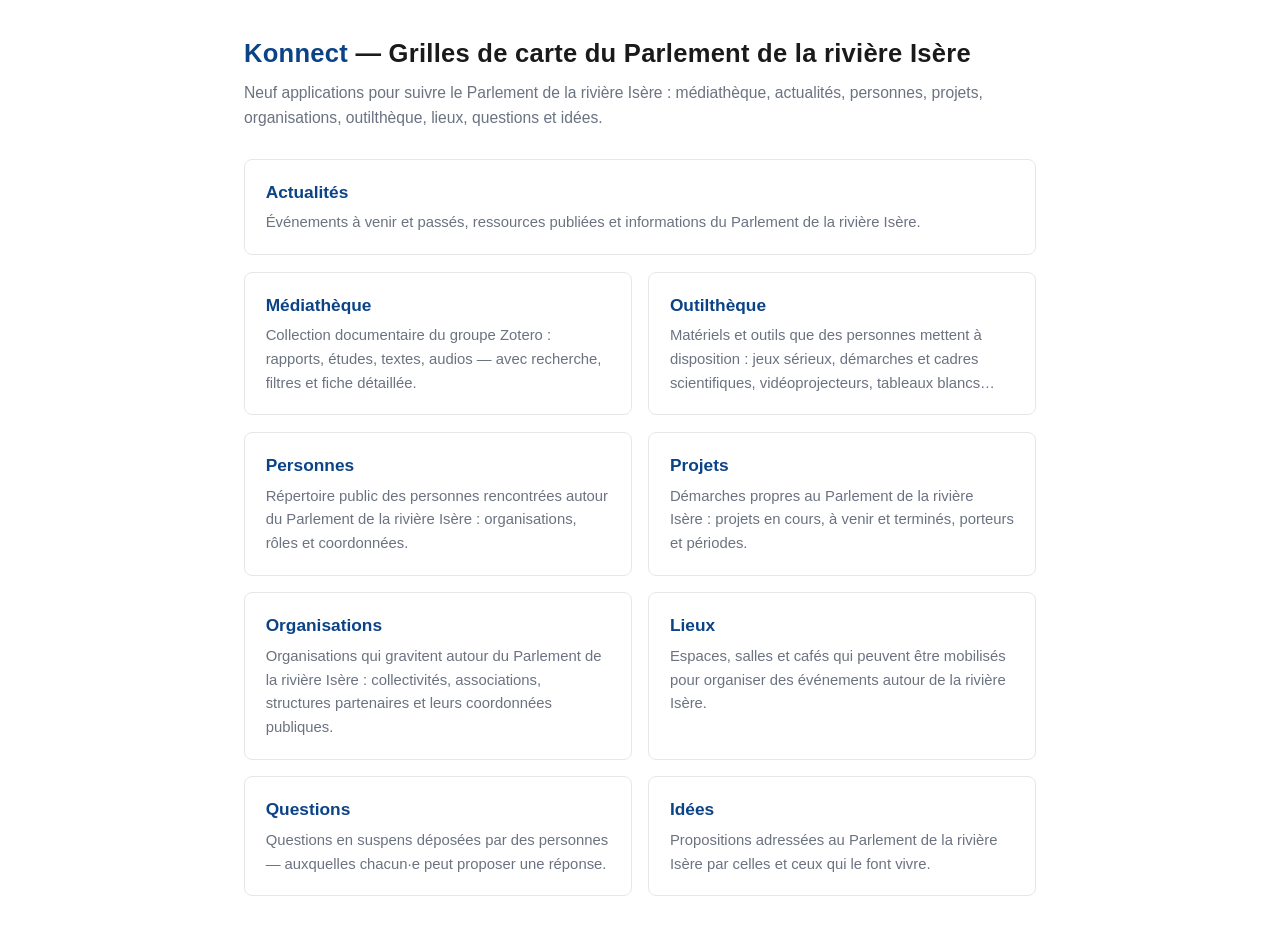
<file: index.html>
<!DOCTYPE html>
<html lang="fr">
<head>
<meta charset="utf-8">
<meta name="viewport" content="width=device-width, initial-scale=1">
<meta name="description" content="Konnect — les neuf grilles de carte du Parlement de la rivière Isère : médiathèque, actualités, personnes, projets, organisations, outilthèque, lieux, questions et idées.">
<title>Konnect — Grilles de carte du Parlement de la rivière Isère</title>
<style>
  :root {
    color-scheme: light;
    --bg: #ffffff;
    --bg-soft: #eaf1fa;
    --text: #1a1a1a;
    --text-muted: #6b7280;
    --border: #e5e7eb;
    --border-strong: #d1d5db;
    --accent: #0b4387;
    --accent-hover: #1a63b0;
    --radius: 8px;
  }
  * { box-sizing: border-box; margin: 0; padding: 0; }
  html, body { font-size: 16.5px; }
  body {
    background: var(--bg);
    color: var(--text);
    font-family: -apple-system, BlinkMacSystemFont, "Segoe UI", Roboto, "Helvetica Neue", Arial, sans-serif;
    line-height: 1.6;
    min-height: 100vh;
    display: flex;
    align-items: center;
    justify-content: center;
    padding: 2rem 1.25rem;
  }
  main { max-width: 48rem; width: 100%; }
  h1 { font-size: 1.55rem; font-weight: 600; letter-spacing: .01em; }
  .brand { color: var(--accent); }
  .subtitle {
    color: var(--text-muted);
    font-size: .95rem;
    margin-top: .35rem;
  }
  .grid {
    display: grid;
    grid-template-columns: repeat(2, 1fr);
    gap: 1rem;
    margin-top: 1.75rem;
  }
  .tile-wide { grid-column: span 2; }
  @media (max-width: 600px) {
    .grid { grid-template-columns: 1fr; }
    .tile-wide { grid-column: auto; }
  }
  .tile {
    display: block;
    background: var(--bg);
    border: 1px solid var(--border);
    border-radius: var(--radius);
    padding: 1.15rem 1.25rem;
    text-decoration: none;
    color: var(--text);
    transition: border-color .15s ease, box-shadow .15s ease;
  }
  .tile:hover, .tile:focus-visible {
    border-color: rgba(11, 67, 135, .45);
    box-shadow: 0 0 0 1px rgba(11, 67, 135, .35), 0 4px 14px -2px rgba(11, 67, 135, .25), 0 0 18px rgba(11, 67, 135, .22);
    outline: none;
  }
  .tile .tile-title {
    color: var(--accent);
    font-size: 1.05rem;
    font-weight: 600;
  }
  .tile:hover .tile-title { color: var(--accent-hover); }
  .tile .tile-desc {
    color: var(--text-muted);
    font-size: .9rem;
    margin-top: .3rem;
  }
</style>
</head>
<body>
<main>
  <h1><span class="brand">Konnect</span> — Grilles de carte du Parlement de la rivière Isère</h1>
  <p class="subtitle">Neuf applications pour suivre le Parlement de la rivière Isère&nbsp;: médiathèque, actualités, personnes, projets, organisations, outilthèque, lieux, questions et idées.</p>
  <div class="grid">
    <a class="tile tile-wide" href="actualites/">
      <span class="tile-title">Actualités</span>
      <p class="tile-desc">Événements à venir et passés, ressources publiées et informations du Parlement de la rivière Isère.</p>
    </a>
    <a class="tile" href="mediatheque/">
      <span class="tile-title">Médiathèque</span>
      <p class="tile-desc">Collection documentaire du groupe Zotero&nbsp;: rapports, études, textes, audios — avec recherche, filtres et fiche détaillée.</p>
    </a>
    <a class="tile" href="outiltheque/">
      <span class="tile-title">Outilthèque</span>
      <p class="tile-desc">Matériels et outils que des personnes mettent à disposition&nbsp;: jeux sérieux, démarches et cadres scientifiques, vidéoprojecteurs, tableaux blancs…</p>
    </a>
    <a class="tile" href="personnes/">
      <span class="tile-title">Personnes</span>
      <p class="tile-desc">Répertoire public des personnes rencontrées autour du Parlement de la rivière Isère&nbsp;: organisations, rôles et coordonnées.</p>
    </a>
    <a class="tile" href="projets/">
      <span class="tile-title">Projets</span>
      <p class="tile-desc">Démarches propres au Parlement de la rivière Isère&nbsp;: projets en cours, à venir et terminés, porteurs et périodes.</p>
    </a>
    <a class="tile" href="organisations/">
      <span class="tile-title">Organisations</span>
      <p class="tile-desc">Organisations qui gravitent autour du Parlement de la rivière Isère&nbsp;: collectivités, associations, structures partenaires et leurs coordonnées publiques.</p>
    </a>
    <a class="tile" href="lieux/">
      <span class="tile-title">Lieux</span>
      <p class="tile-desc">Espaces, salles et cafés qui peuvent être mobilisés pour organiser des événements autour de la rivière Isère.</p>
    </a>
    <a class="tile" href="questions/">
      <span class="tile-title">Questions</span>
      <p class="tile-desc">Questions en suspens déposées par des personnes — auxquelles chacun·e peut proposer une réponse.</p>
    </a>
    <a class="tile" href="idees/">
      <span class="tile-title">Idées</span>
      <p class="tile-desc">Propositions adressées au Parlement de la rivière Isère par celles et ceux qui le font vivre.</p>
    </a>
  </div>
</main>
</body>
</html>
</file>
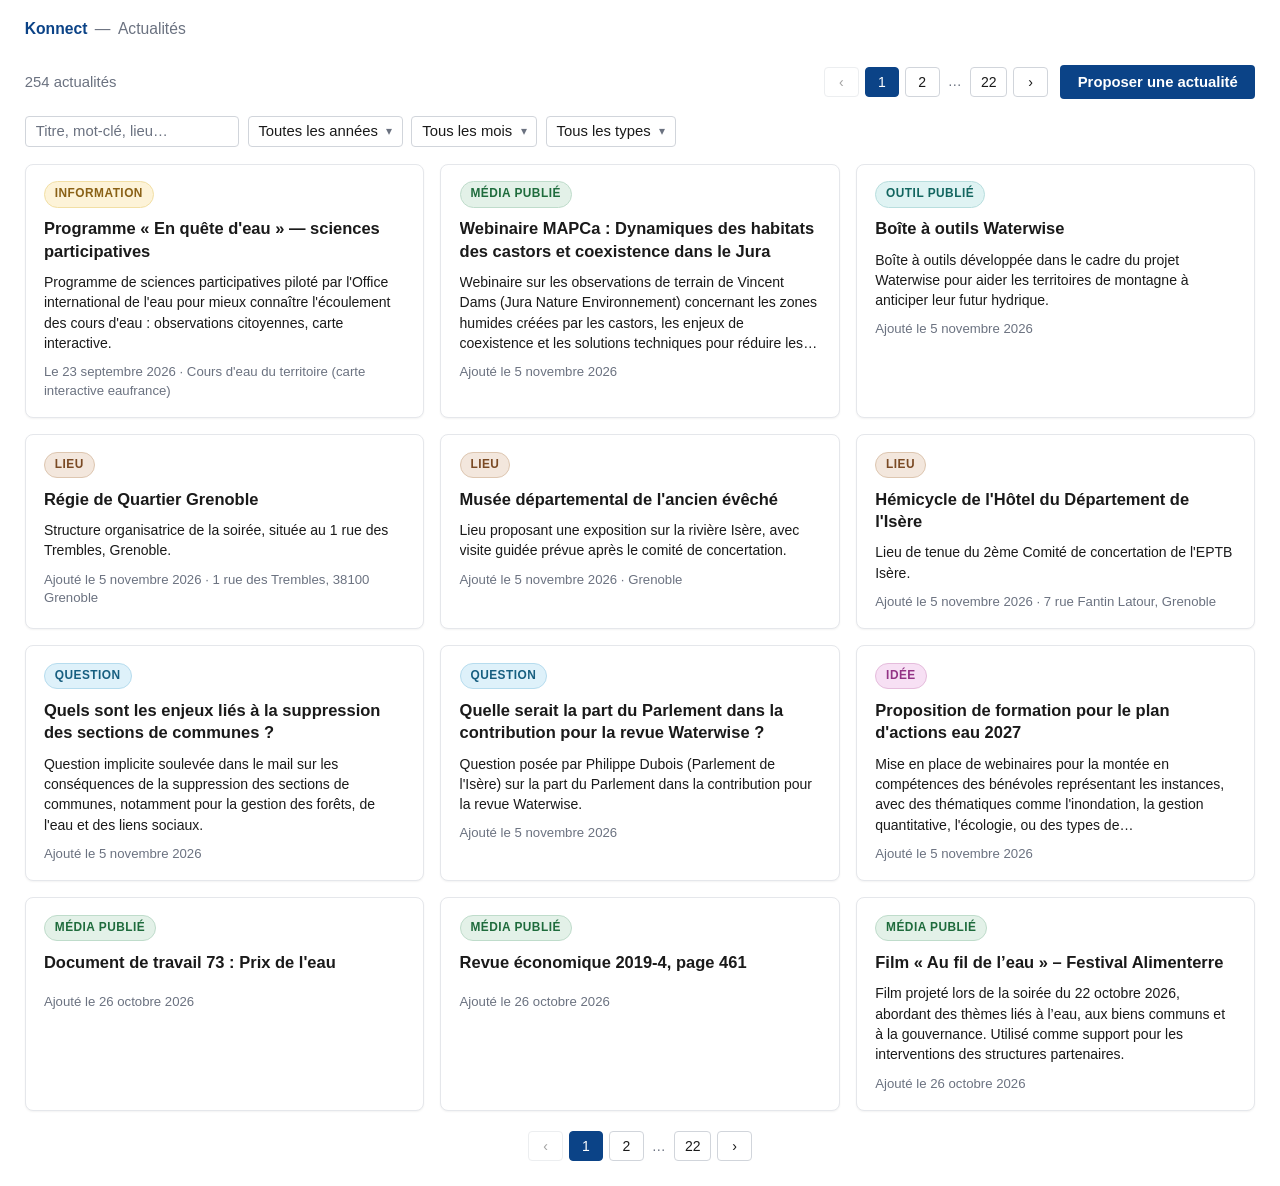
<file: actualites/index.html>
<!DOCTYPE html>
<html lang="fr">
<head>
  <meta charset="UTF-8" />
  <meta name="viewport" content="width=device-width, initial-scale=1.0" />
  <meta name="description" content="Événements à venir et passés, ressources publiées et informations du Parlement de la rivière Isère." />
  <title>Konnect · Actualités — Parlement de la rivière Isère</title>
  <!-- Socle commun des deux grilles (tokens, clair unique, pagination,
       dropdowns, pastilles) — chargé AVANT les styles propres. -->
  <link rel="stylesheet" href="../common/css/base.css" />
  <link rel="stylesheet" href="../common/css/contribution.css" />
  <!-- Lot E : styles STRUCTURELS du pop-up de détail mutualisé (socle
       GrilleDetail, common/js/detail.js) — nécessaire dès qu'un lien
       « Voir le X » ouvre le pop-up d'une app cible dans CETTE page.
       Après contribution.css (même bloc de styles modales). -->
  <link rel="stylesheet" href="../common/css/modal.css" />
  <link rel="stylesheet" href="css/style.css" />
</head>
<body>
  <header class="k-brand">
    <a class="k-brand-link" href="../">Konnect</a>
    <span aria-hidden="true">—</span>
    <span class="k-brand-app">Actualités</span>
  </header>
  <main class="layout">
    <section class="content" aria-label="Actualités">
      <div class="content-header">
        <!-- Ligne tout en haut : compteur à gauche, bouton « Proposer »
             à droite (CEO 12/10/26 soir). L'id propose-btn reste
             OBLIGATOIRE (le socle commun y attache l'ouverture). -->
        <div class="header-top">
          <span id="result-count" class="result-count">— actualités</span>
          <!-- Navigation des pages À GAUCHE du bouton « Proposer »
               (CEO 12/10/26 soir) : groupe .header-controls poussé à
               droite par l'espace restant de .header-top. L'id
               propose-btn reste OBLIGATOIRE (le socle commun y
               attache l'ouverture). -->
          <div class="header-controls">
            <nav id="pagination-top" class="pagination pagination-top" aria-label="Pagination haut"></nav>
            <button type="button" id="propose-btn" class="btn btn-primary propose-btn">
              Proposer une actualité
            </button>
          </div>
        </div>
        <div class="toolbar">
          <div class="filters">
            <input
              type="search"
              id="search"
              class="search-input"
              placeholder="Titre, mot-clé, lieu…"
              autocomplete="off"
              aria-label="Rechercher dans les actualités"
            />
            <div class="dropdown" id="year-dropdown">
              <button
                type="button"
                id="year-toggle"
                class="dd-toggle"
                aria-expanded="false"
                aria-haspopup="listbox"
              >
                <span class="dd-pill" id="year-pill">Toutes les années</span>
                <span class="dd-caret" aria-hidden="true">▾</span>
              </button>
              <div
                id="year-menu"
                class="dd-menu"
                role="listbox"
                aria-multiselectable="true"
              ></div>
            </div>
            <div class="dropdown" id="month-dropdown">
              <button
                type="button"
                id="month-toggle"
                class="dd-toggle"
                aria-expanded="false"
                aria-haspopup="listbox"
              >
                <span class="dd-pill" id="month-pill">Tous les mois</span>
                <span class="dd-caret" aria-hidden="true">▾</span>
              </button>
              <div
                id="month-menu"
                class="dd-menu"
                role="listbox"
                aria-multiselectable="true"
              ></div>
            </div>
            <!-- Filtre Type d'actualité, multi-choix — calque strict du
                 filtre Mois (dropdown custom, le <select> natif ne permet
                 pas le multi-choix). CEO 12/10/26. -->
            <div class="dropdown" id="type-dropdown">
              <button
                type="button"
                id="type-toggle"
                class="dd-toggle"
                aria-expanded="false"
                aria-haspopup="listbox"
              >
                <span class="dd-pill" id="type-pill">Tous les types</span>
                <span class="dd-caret" aria-hidden="true">▾</span>
              </button>
              <div
                id="type-menu"
                class="dd-menu"
                role="listbox"
                aria-multiselectable="true"
              ></div>
            </div>
            <!-- Bouton léger « Réinitialiser » (CEO 12/10/26 soir) :
                 décoche Année/Mois/Type et vide la recherche. N'apparaît
                 QUE si au moins un filtre est sélectionné (hidden au
                 chargement, le JS le révèle — cf. syncFilterUI). -->
            <button type="button" id="reset-btn" class="btn-reset" hidden>
              Réinitialiser
            </button>
          </div>
          <!-- Pastilles des filtres cochés : UNE seule ligne commune
               (Année, Mois, Type — CEO 12/10/26 soir), sous la barre
               des filtres ; masquée tant qu'aucun filtre n'est actif. -->
          <div id="pills-row" class="pills-row">
            <div id="year-pills" class="filter-pills" aria-label="Années sélectionnées"></div>
            <div id="month-pills" class="filter-pills" aria-label="Mois sélectionnés"></div>
            <div id="type-pills" class="filter-pills" aria-label="Types sélectionnés"></div>
          </div>
        </div>
      </div>
      <div id="grid" class="grid">
        <p class="muted center">Chargement des actualités…</p>
      </div>
      <nav id="pagination" class="pagination" aria-label="Pagination bas"></nav>
    </section>
  </main>

  <!-- ===== Modale contribution (calque médiathèque) ===== -->
  <div id="contribute-modal" class="modal" aria-hidden="true" role="dialog" aria-modal="true" aria-labelledby="contribute-title">
    <div class="modal-backdrop" data-cclose></div>
    <div class="modal-content" role="document">
      <button class="modal-close" type="button" data-cclose aria-label="Fermer">×</button>
      <h2 id="contribute-title" class="modal-title">Proposer une actualité</h2>
      <p class="contribute-intro">
        Merci&nbsp;! Décrivez l'actualité en quelques lignes&nbsp;: l'équipe du
        Parlement de la rivière Isère vérifie chaque proposition avant
        publication.
      </p>

      <!-- Étape 1 : choix du type d'actualité (CEO 12/10/26). Les 4 types
           fermés du contrat ; le formulaire affiché ensuite dépend du type
           (média = formulaire Médiathèque, outil = formulaire Outilthèque,
           événement/information = formulaire propre à Actualités).
           Lot 4 (CEO 12/10/26 soir) : les 6 types des autres apps se
           comportent comme média/outil — une proposition de type T crée
           UN item Zotero membre des deux collections (Actualités +
           collection de T), formulaires calqués sur les apps sources. -->
      <div id="c-type-step">
        <p class="c-step-label">Quel type d'actualité proposez-vous&nbsp;?</p>
        <div class="c-type-grid" id="c-type-choices" role="list">
          <button type="button" class="c-type-choice" data-actutype="evenement" role="listitem">
            <span class="c-type-dot type-evenement"></span>
            <span class="c-type-name">Événement</span>
            <span class="c-type-desc">Conférence, séminaire, webinaire, rencontre…</span>
          </button>
          <button type="button" class="c-type-choice" data-actutype="media_publie" role="listitem">
            <span class="c-type-dot type-media-publie"></span>
            <span class="c-type-name">Média publié</span>
            <span class="c-type-desc">Article, rapport, document… déjà publié</span>
          </button>
          <button type="button" class="c-type-choice" data-actutype="outil_publie" role="listitem">
            <span class="c-type-dot type-outil-publie"></span>
            <span class="c-type-name">Outil publié</span>
            <span class="c-type-desc">Jeu, matériel, support… mis à disposition</span>
          </button>
          <button type="button" class="c-type-choice" data-actutype="information" role="listitem">
            <span class="c-type-dot type-information"></span>
            <span class="c-type-name">Information</span>
            <span class="c-type-desc">Actualité, annonce, restriction…</span>
          </button>
          <button type="button" class="c-type-choice" data-actutype="personne" role="listitem">
            <span class="c-type-dot type-personne"></span>
            <span class="c-type-name">Personne</span>
            <span class="c-type-desc">Personne-ressource à ajouter au répertoire…</span>
          </button>
          <button type="button" class="c-type-choice" data-actutype="projet" role="listitem">
            <span class="c-type-dot type-projet"></span>
            <span class="c-type-name">Projet</span>
            <span class="c-type-desc">Étude, chantier, démarche en cours…</span>
          </button>
          <button type="button" class="c-type-choice" data-actutype="organisation" role="listitem">
            <span class="c-type-dot type-organisation"></span>
            <span class="c-type-name">Organisation</span>
            <span class="c-type-desc">Association, collectivité, institution…</span>
          </button>
          <button type="button" class="c-type-choice" data-actutype="lieu" role="listitem">
            <span class="c-type-dot type-lieu"></span>
            <span class="c-type-name">Lieu</span>
            <span class="c-type-desc">Site, espace, adresse à repérer…</span>
          </button>
          <button type="button" class="c-type-choice" data-actutype="question" role="listitem">
            <span class="c-type-dot type-question"></span>
            <span class="c-type-name">Question</span>
            <span class="c-type-desc">Interroger le Parlement sur la rivière…</span>
          </button>
          <button type="button" class="c-type-choice" data-actutype="idee" role="listitem">
            <span class="c-type-dot type-idee"></span>
            <span class="c-type-name">Idée</span>
            <span class="c-type-desc">Suggestion, piste d'action à étudier…</span>
          </button>
        </div>
      </div>

      <!-- Étape 2 : formulaire selon le type. Un seul bloc visible à la
           fois (JS). Les formulaires média/outil sont les calques des
           apps d'origine (common/js/contribution-forms.js). -->
      <form id="contribute-form" novalidate hidden>
        <p class="c-step-back">
          <button type="button" id="c-back-btn" class="c-back-btn">← Changer de type</button>
        </p>
        <p id="c-type-badge" class="c-type-badge"><span class="c-type-dot type-evenement"></span><span>Événement</span></p>

        <div id="c-form-actu" class="c-form-variant">
          <div class="form-row">
            <label for="c-titre">Titre de l'actualité <span class="req">*</span></label>
            <input type="text" id="c-titre" name="titre" required maxlength="300" autocomplete="off"
                   placeholder="Ex. : Conférence sur la restauration des rivières" />
          </div>

          <div class="form-row form-row-2">
            <div>
              <label for="c-date">Date <span class="req">*</span></label>
              <input type="date" id="c-date" name="date" required />
              <p class="field-hint">Pour une période, remplissez aussi la date de fin.</p>
            </div>
            <div>
              <label for="c-date-fin">Date de fin (facultatif)</label>
              <input type="date" id="c-date-fin" name="date_fin" />
            </div>
          </div>

          <div class="form-row">
            <label for="c-a-lieu">Lieu (facultatif)</label>
            <input type="text" id="c-a-lieu" name="lieu" maxlength="300" autocomplete="off"
                   placeholder="Ex. : Grenoble" />
          </div>

          <div class="form-row">
            <label for="c-a-url">Lien <span class="req">*</span></label>
            <input type="url" id="c-a-url" name="url" required maxlength="2000" autocomplete="off"
                   placeholder="https://…" />
            <p class="field-hint">Collez l'adresse web (https://…) de l'événement ou de la ressource.</p>
          </div>

          <div class="form-row">
            <label for="c-a-description">Résumé (facultatif)</label>
            <textarea id="c-a-description" name="description" rows="4" maxlength="3000"
                      placeholder="En une ou deux phrases : de quoi s'agit-il ?"></textarea>
          </div>
        </div>

        <!-- Média publié : calque du formulaire Médiathèque, injecté par
             common/js/contribution-forms.js (GrilleForms.media.html()). -->
        <div id="c-form-media" class="c-form-variant" hidden></div>

        <!-- Outil publié : calque du formulaire Outilthèque, injecté par
             common/js/contribution-forms.js (GrilleForms.outil.html()). -->
        <div id="c-form-outil" class="c-form-variant" hidden></div>

        <!-- Lot 4 : les 6 types des autres apps, calques des formulaires
             sources injectés par common/js/contribution-forms.js
             (GrilleForms.personne.html(), etc.). Ids préfixés c-a-<type>-
             dans les calques — aucune collision possible, ni entre
             formes ni avec les ids des formulaires natifs. -->
        <div id="c-form-personne" class="c-form-variant" hidden></div>
        <div id="c-form-projet" class="c-form-variant" hidden></div>
        <div id="c-form-organisation" class="c-form-variant" hidden></div>
        <div id="c-form-lieu" class="c-form-variant" hidden></div>
        <div id="c-form-question" class="c-form-variant" hidden></div>
        <div id="c-form-idee" class="c-form-variant" hidden></div>

        <p class="contribute-privacy">
          En envoyant, vous acceptez que ces informations soient publiées sur
          GitHub (la plateforme qui héberge ce projet) afin que l'équipe les
          examine. Vous y serez automatiquement informé·e de la suite donnée
          à votre proposition.
        </p>

        <div class="modal-actions">
          <button type="button" class="btn btn-secondary" data-cclose>Annuler</button>
          <button type="submit" id="contribute-submit" class="btn btn-primary">Envoyer la proposition</button>
        </div>

        <!-- Piège à robots : champ invisible — tout robot qui le remplit ne
             partira jamais vers GitHub (ignore silencieux côté navigateur). -->
        <input type="text" id="c-gotcha" name="website" class="gotcha" tabindex="-1" autocomplete="off" />
      </form>

      <!-- Confirmation : envoi silencieux réussi (le visiteur ne voit
           jamais GitHub). -->
      <div id="contribute-success" class="contribute-success" hidden>
        <p class="contribute-success-title">✓ Merci, votre proposition est envoyée !</p>
        <p>
          L'équipe du Parlement de la rivière Isère va l'examiner. Si
          l'actualité est retenue, elle apparaîtra dans la grille
          d'ici quelques jours.
        </p>
        <p class="contribute-success-note">
          Merci pour votre aide&nbsp;!
        </p>
      </div>

      <!-- Repli : le relais est indisponible → parcours GitHub manuel. -->
      <div id="contribute-fallback" class="contribute-success" hidden>
        <p class="contribute-success-title">⚠️ L'envoi direct est indisponible pour le moment</p>
        <p>
          Vous pouvez tout de même transmettre votre proposition via GitHub
          (la plateforme qui héberge ce site)&nbsp;: un onglet va s'ouvrir,
          cliquez simplement sur «&nbsp;<em>Submit new issue</em>&nbsp;» pour
          finaliser l'envoi. Un compte GitHub gratuit suffit.
        </p>
        <a id="contribute-link" class="btn btn-primary contribute-link" target="_blank" rel="noopener noreferrer">
          Finaliser l'envoi sur GitHub →
        </a>
      </div>
    </div>
  </div>

  <!-- Socles communs (recherche floue, pagination, dropdowns, dates) -->
  <script src="../common/js/dom.js"></script>
  <script src="../common/js/search.js"></script>
  <script src="../common/js/pagination.js"></script>
  <script src="../common/js/dropdown.js"></script>
  <script src="../common/js/contribution.js"></script>
  <script src="../common/js/contribution-forms.js"></script>
  <!-- Socle des modales détail (GrilleDetail) — AVANT les définitions
       puis app.js. La définition « actualites » (pop-up des fiches
       natives, clic n'importe où sur la carte — règle CEO 13/10/26)
       est chargée comme toute app ; celles des 8 app cibles restent
       chargées à la demande par GrilleDetail.openFrom. -->
  <script src="../common/js/detail.js"></script>
  <script src="../common/js/details/actualites.js"></script>
  <script src="js/app.js"></script>
</body>
</html>
</file>
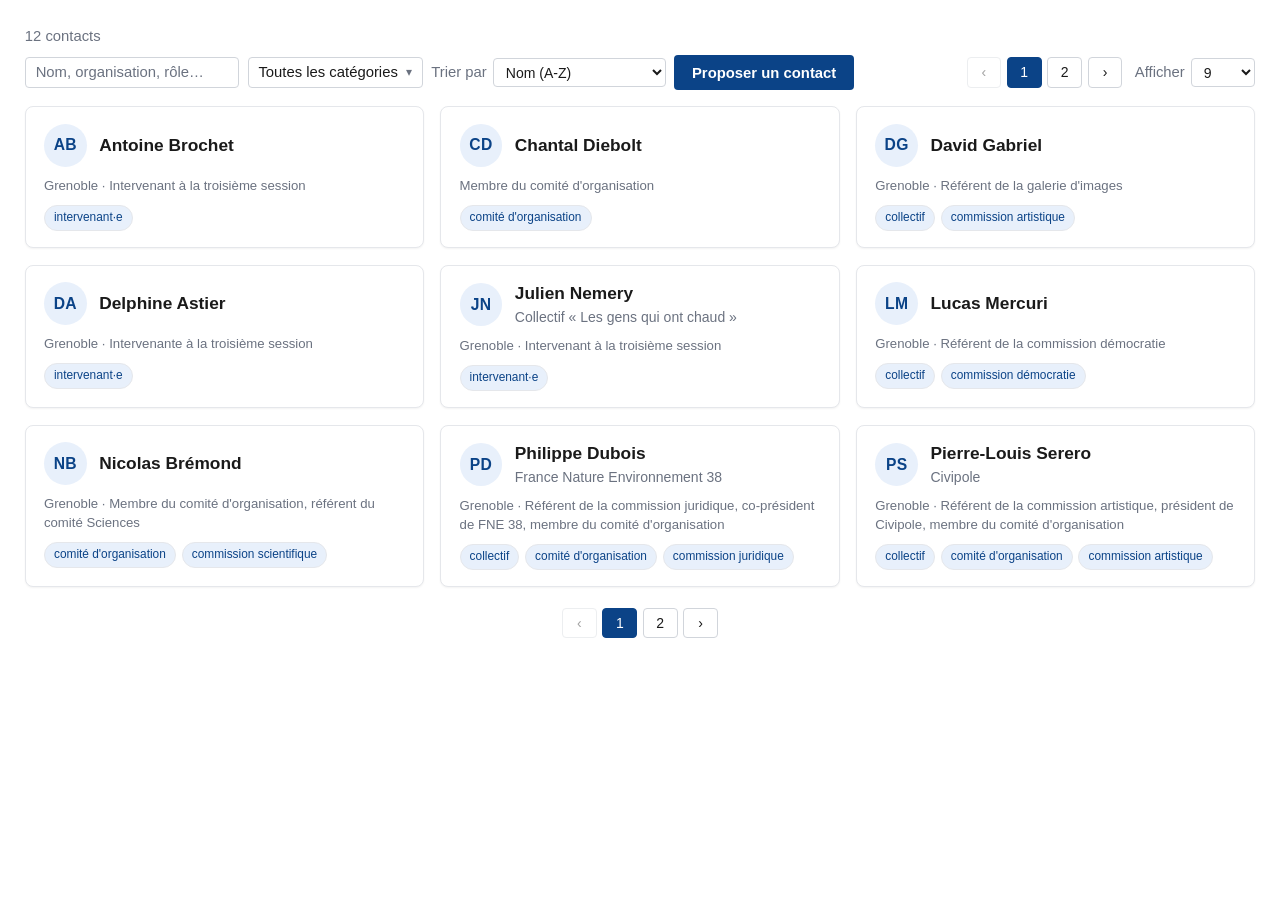
<file: contacts/index.html>
<!DOCTYPE html>
<html lang="fr">
<head>
  <meta charset="UTF-8" />
  <meta name="viewport" content="width=device-width, initial-scale=1.0" />
  <title>Contacts — Parlement de la rivière Isère</title>
  <!-- Socle commun des grilles (tokens, clair unique, pagination,
       dropdowns, pastilles) — chargé AVANT les styles propres. -->
  <link rel="stylesheet" href="../common/css/base.css" />
  <link rel="stylesheet" href="../common/css/contribution.css" />
  <!-- Modales (détail GrilleDetail + contribution) : socle structurel commun -->
  <link rel="stylesheet" href="../common/css/modal.css" />
  <link rel="stylesheet" href="css/style.css" />
</head>
<body>
  <main class="layout">
    <section class="content" aria-label="Contacts">
      <div class="content-header">
        <span id="result-count" class="result-count">— contacts</span>
        <div class="toolbar">
          <div class="filters">
            <input
              type="search"
              id="search"
              class="search-input"
              placeholder="Nom, organisation, rôle…"
              autocomplete="off"
              aria-label="Rechercher dans les contacts"
            />
            <div class="dropdown" id="cat-dropdown">
              <button
                type="button"
                id="cat-toggle"
                class="dd-toggle"
                aria-expanded="false"
                aria-haspopup="listbox"
              >
                <span class="dd-pill" id="cat-pill">Toutes les catégories</span>
                <span class="dd-caret" aria-hidden="true">▾</span>
              </button>
              <div
                id="cat-menu"
                class="dd-menu"
                role="listbox"
                aria-multiselectable="true"
              ></div>
            </div>
            <label for="sort-select" class="sort-label">Trier par
              <select id="sort-select">
                <option value="nom" selected>Nom (A-Z)</option>
                <option value="recent">Contact le plus récent</option>
              </select>
            </label>
            <!-- Parcours de contribution (esprit Datami) — calque médiathèque. -->
            <button type="button" id="propose-btn" class="btn btn-primary propose-btn">
              Proposer un contact
            </button>
          </div>
          <div class="header-controls">
            <nav id="pagination-top" class="pagination pagination-top" aria-label="Pagination haut"></nav>
            <label for="page-size-select" class="page-size-label">Afficher
              <select id="page-size-select">
                <option value="9">9</option>
                <option value="18">18</option>
                <option value="36">36</option>
                <option value="all">Tout</option>
              </select>
            </label>
          </div>
        </div>
      </div>
      <div id="grid" class="grid">
        <p class="muted center">Chargement des contacts…</p>
      </div>
      <nav id="pagination" class="pagination" aria-label="Pagination bas"></nav>
    </section>
  </main>

  <!-- Modale détail : plus d'inline — le socle commun GrilleDetail
       (common/js/detail.js) monte le pop-up de la définition
       « contacts » (common/js/details/contacts.js) à la demande. -->

  <!-- ===== Modale contribution (calque médiathèque) ===== -->
  <div id="contribute-modal" class="modal" aria-hidden="true" role="dialog" aria-modal="true" aria-labelledby="contribute-title">
    <div class="modal-backdrop" data-cclose></div>
    <div class="modal-content" role="document">
      <button class="modal-close" type="button" data-cclose aria-label="Fermer">×</button>
      <h2 id="contribute-title" class="modal-title">Proposer un contact</h2>
      <p class="contribute-intro">
        Merci&nbsp;! Présentez le contact en quelques lignes&nbsp;: l'équipe du
        Parlement de la rivière Isère vérifie chaque proposition avant
        publication.
      </p>

      <form id="contribute-form" novalidate>
        <div class="form-row">
          <label for="c-nom">Nom et prénom <span class="req">*</span></label>
          <input type="text" id="c-nom" name="nom" required maxlength="300" autocomplete="off"
                 placeholder="Ex. : Marie Dupont" />
        </div>

        <div class="form-row form-row-2">
          <div>
            <label for="c-organisation">Organisation</label>
            <input type="text" id="c-organisation" name="organisation" maxlength="300" autocomplete="off"
                   placeholder="Ex. : Conseil départemental" />
          </div>
          <div>
            <label for="c-lieu">Lieu</label>
            <input type="text" id="c-lieu" name="lieu" maxlength="300" autocomplete="off"
                   placeholder="Ex. : Grenoble" />
          </div>
        </div>

        <div class="form-row form-row-2">
          <div>
            <label for="c-email">E-mail professionnel</label>
            <input type="email" id="c-email" name="email" maxlength="300" autocomplete="off"
                   placeholder="marie@example.fr" />
          </div>
          <div>
            <label for="c-telephone">Téléphone professionnel</label>
            <input type="tel" id="c-telephone" name="telephone" maxlength="50" autocomplete="off"
                   placeholder="Ex. : 04 76 00 00 00" />
          </div>
        </div>

        <div class="form-row">
          <label for="c-role">Rôle</label>
          <input type="text" id="c-role" name="role" maxlength="300" autocomplete="off"
                 placeholder="Ex. : Élue, chargée de mission…" />
        </div>

        <div class="form-row">
          <label for="c-description">Description (facultatif)</label>
          <textarea id="c-description" name="description" rows="4" maxlength="3000"
                    placeholder="En une ou deux phrases : qui est cette personne, sur quoi travaille-t-elle ?"></textarea>
        </div>

        <div class="form-row">
          <label for="c-url">Lien (facultatif)</label>
          <input type="url" id="c-url" name="url" maxlength="2000" autocomplete="off"
                 placeholder="https://…" />
          <p class="field-hint">Profil, site, page de l'organisation…</p>
        </div>

        <p class="contribute-privacy">
          <strong>Coordonnées publiques uniquement&nbsp;:</strong> ce répertoire
          est public — ne proposez que des coordonnées <em>professionnelles</em>
          que la personne accepte de voir publiées. En envoyant, vous acceptez
          que ces informations soient publiées sur GitHub (la plateforme qui
          héberge ce projet) afin que l'équipe les examine.
        </p>

        <div class="modal-actions">
          <button type="button" class="btn btn-secondary" data-cclose>Annuler</button>
          <button type="submit" id="contribute-submit" class="btn btn-primary">Envoyer la proposition</button>
        </div>

        <!-- Piège à robots : champ invisible — tout robot qui le remplit ne
             partira jamais vers GitHub (ignore silencieux côté navigateur). -->
        <input type="text" id="c-gotcha" name="website" class="gotcha" tabindex="-1" autocomplete="off" />
      </form>

      <!-- Confirmation : envoi silencieux réussi (le visiteur ne voit
           jamais GitHub). -->
      <div id="contribute-success" class="contribute-success" hidden>
        <p class="contribute-success-title">✓ Merci, votre proposition est envoyée !</p>
        <p>
          L'équipe du Parlement de la rivière Isère va l'examiner. Si le
          contact est retenu, il apparaîtra dans le répertoire
          d'ici quelques jours.
        </p>
        <p class="contribute-success-note">
          Merci pour votre aide&nbsp;!
        </p>
      </div>

      <!-- Repli : le relais est indisponible → parcours GitHub manuel. -->
      <div id="contribute-fallback" class="contribute-success" hidden>
        <p class="contribute-success-title">⚠️ L'envoi direct est indisponible pour le moment</p>
        <p>
          Vous pouvez tout de même transmettre votre proposition via GitHub
          (la plateforme qui héberge ce site)&nbsp;: un onglet va s'ouvrir,
          cliquez simplement sur «&nbsp;<em>Submit new issue</em>&nbsp;» pour
          finaliser l'envoi. Un compte GitHub gratuit suffit.
        </p>
        <a id="contribute-link" class="btn btn-primary contribute-link" target="_blank" rel="noopener noreferrer">
          Finaliser l'envoi sur GitHub →
        </a>
      </div>
    </div>
  </div>

  <!-- Socles communs (échappement/dates, recherche floue, pagination, dropdowns) -->
  <script src="../common/js/dom.js"></script>
  <script src="../common/js/search.js"></script>
  <script src="../common/js/pagination.js"></script>
  <script src="../common/js/dropdown.js"></script>
  <!-- Modale détail : engine + définition « contacts » (s'auto-enregistre
       dans GrilleDetail), chargés avant contribution.js et app.js -->
  <script src="../common/js/detail.js"></script>
  <script src="../common/js/details/contacts.js"></script>
  <script src="../common/js/contribution.js"></script>
  <script src="js/app.js"></script>
</body>
</html>
</file>
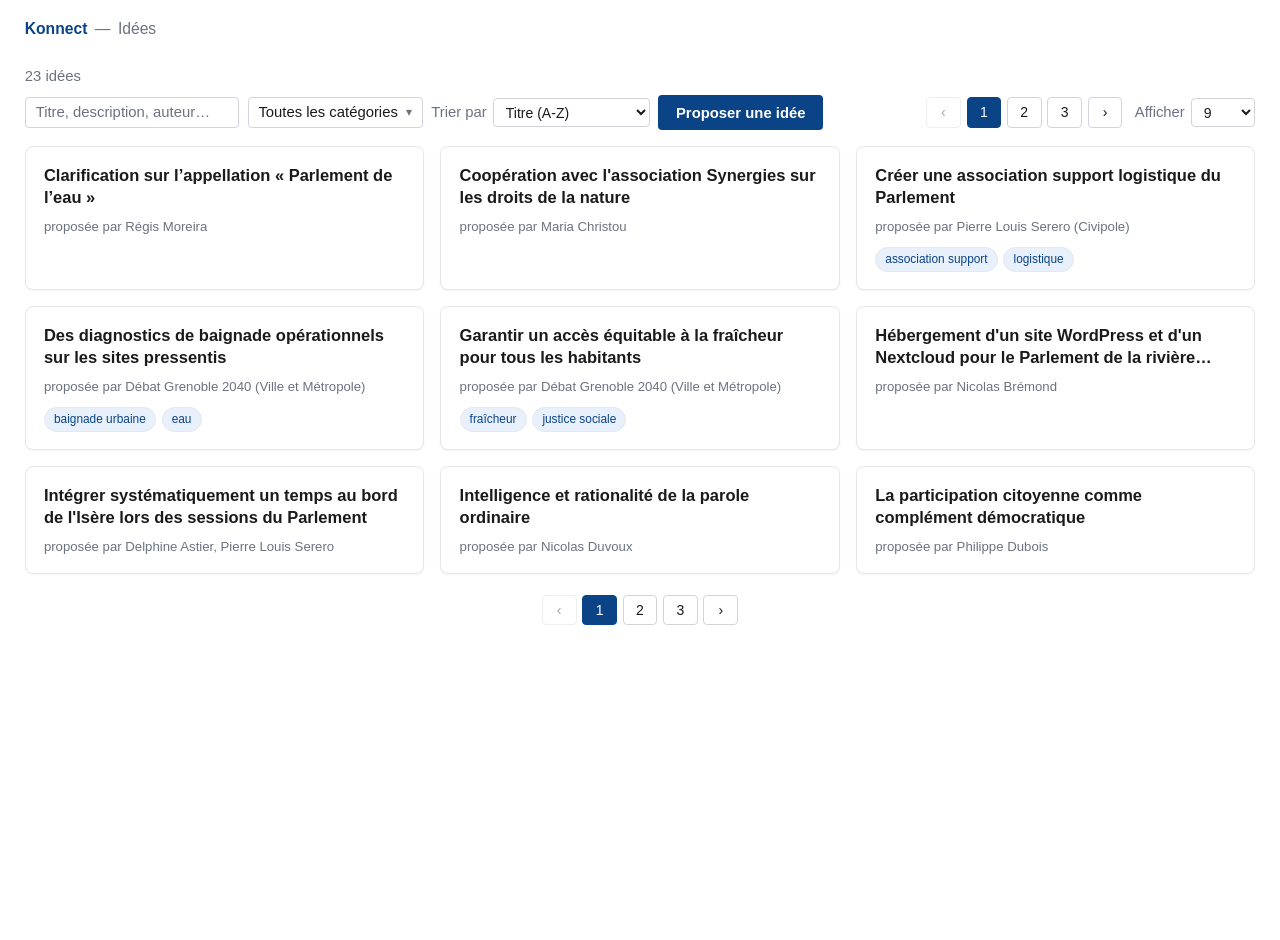
<file: idees/index.html>
<!DOCTYPE html>
<html lang="fr">
<head>
  <meta charset="UTF-8" />
  <meta name="viewport" content="width=device-width, initial-scale=1.0" />
  <meta name="description" content="Propositions adressées au Parlement de la rivière Isère par celles et ceux qui le font vivre." />
  <title>Konnect · Idées — Parlement de la rivière Isère</title>
  <!-- Socle commun des grilles (tokens, clair unique, pagination,
       dropdowns, pastilles) — chargé AVANT les styles propres. -->
  <link rel="stylesheet" href="../common/css/base.css" />
  <link rel="stylesheet" href="../common/css/contribution.css" />
  <!-- Modales (détail GrilleDetail + contribution) : socle structurel commun -->
  <link rel="stylesheet" href="../common/css/modal.css" />
  <link rel="stylesheet" href="css/style.css" />
</head>
<body>
  <header class="k-brand">
    <a class="k-brand-link" href="../">Konnect</a>
    <span aria-hidden="true">—</span>
    <span class="k-brand-app">Idées</span>
  </header>
  <main class="layout">
    <section class="content" aria-label="Idées">
      <div class="content-header">
        <span id="result-count" class="result-count">— idées</span>
        <div class="toolbar">
          <div class="filters">
            <input
              type="search"
              id="search"
              class="search-input"
              placeholder="Titre, description, auteur…"
              autocomplete="off"
              aria-label="Rechercher dans les idées"
            />
            <div class="dropdown" id="cat-dropdown">
              <button
                type="button"
                id="cat-toggle"
                class="dd-toggle"
                aria-expanded="false"
                aria-haspopup="listbox"
              >
                <span class="dd-pill" id="cat-pill">Toutes les catégories</span>
                <span class="dd-caret" aria-hidden="true">▾</span>
              </button>
              <div
                id="cat-menu"
                class="dd-menu"
                role="listbox"
                aria-multiselectable="true"
              ></div>
            </div>
            <label for="sort-select" class="sort-label">Trier par
              <select id="sort-select">
                <option value="titre" selected>Titre (A-Z)</option>
                <option value="recent">Ajout le plus récent</option>
              </select>
            </label>
            <!-- Parcours de contribution (esprit Datami) — calque organisations. -->
            <button type="button" id="propose-btn" class="btn btn-primary propose-btn">
              Proposer une idée
            </button>
          </div>
          <div class="header-controls">
            <nav id="pagination-top" class="pagination pagination-top" aria-label="Pagination haut"></nav>
            <label for="page-size-select" class="page-size-label">Afficher
              <select id="page-size-select">
                <option value="9">9</option>
                <option value="18">18</option>
                <option value="36">36</option>
                <option value="all">Tout</option>
              </select>
            </label>
          </div>
        </div>
      </div>
      <div id="grid" class="grid">
        <p class="muted center">Chargement des idées…</p>
      </div>
      <nav id="pagination" class="pagination" aria-label="Pagination bas"></nav>
    </section>
  </main>

  <!-- Modale détail : plus d'inline — le socle commun GrilleDetail
       (common/js/detail.js) monte le pop-up de la définition
       « idees » (common/js/details/idees.js) à la demande. -->

  <!-- ===== Modale contribution (calque organisations) ===== -->
  <div id="contribute-modal" class="modal" aria-hidden="true" role="dialog" aria-modal="true" aria-labelledby="contribute-title">
    <div class="modal-backdrop" data-cclose></div>
    <div class="modal-content" role="document">
      <button class="modal-close" type="button" data-cclose aria-label="Fermer">×</button>
      <h2 id="contribute-title" class="modal-title">Proposer une idée</h2>
      <p class="contribute-intro">
        Merci&nbsp;! Décrivez votre idée en quelques lignes&nbsp;: l'équipe du
        Parlement de la rivière Isère vérifie chaque proposition avant
        publication.
      </p>

      <form id="contribute-form" novalidate>
        <div class="form-row">
          <label for="c-titre">Titre de l'idée <span class="req">*</span></label>
          <input type="text" id="c-titre" name="titre" required maxlength="300" autocomplete="off"
                 placeholder="Ex. : Sentier pédagogique le long de la rivière" />
        </div>

        <div class="form-row">
          <label for="c-auteur">Qui propose cette idée&nbsp;?</label>
          <input type="text" id="c-auteur" name="auteur" maxlength="300" autocomplete="off"
                 placeholder="Votre nom, collectif, association… (facultatif)" />
        </div>

        <div class="form-row">
          <label for="c-description">Description <span class="req">*</span></label>
          <textarea id="c-description" name="description" rows="4" maxlength="3000"
                    placeholder="En une ou deux phrases : votre idée, ce qu'elle apporterait à la rivière Isère ?"></textarea>
        </div>

        <div class="form-row">
          <label for="c-url">Lien (facultatif)</label>
          <input type="url" id="c-url" name="url" maxlength="2000" autocomplete="off"
                 placeholder="https://…" />
          <p class="field-hint">Article, pétition, page de présentation…</p>
        </div>

        <p class="contribute-privacy">
          En envoyant, vous acceptez que ces informations soient publiées sur
          GitHub (la plateforme qui héberge ce projet) afin que l'équipe les
          examine. Vous y serez automatiquement informé·e de la suite donnée
          à votre proposition.
        </p>

        <div class="modal-actions">
          <button type="button" class="btn btn-secondary" data-cclose>Annuler</button>
          <button type="submit" id="contribute-submit" class="btn btn-primary">Envoyer la proposition</button>
        </div>

        <!-- Piège à robots : champ invisible — tout robot qui le remplit ne
             partira jamais vers GitHub (ignore silencieux côté navigateur). -->
        <input type="text" id="c-gotcha" name="website" class="gotcha" tabindex="-1" autocomplete="off" />
      </form>

      <!-- Confirmation : envoi silencieux réussi (le visiteur ne voit
           jamais GitHub). -->
      <div id="contribute-success" class="contribute-success" hidden>
        <p class="contribute-success-title">✓ Merci, votre proposition est envoyée !</p>
        <p>
          L'équipe du Parlement de la rivière Isère va l'examiner. Si
          l'idée est retenue, elle apparaîtra dans la grille
          d'ici quelques jours.
        </p>
        <p class="contribute-success-note">
          Merci pour votre aide&nbsp;!
        </p>
      </div>

      <!-- Repli : le relais est indisponible → parcours GitHub manuel. -->
      <div id="contribute-fallback" class="contribute-success" hidden>
        <p class="contribute-success-title">⚠️ L'envoi direct est indisponible pour le moment</p>
        <p>
          Vous pouvez tout de même transmettre votre proposition via GitHub
          (la plateforme qui héberge ce site)&nbsp;: un onglet va s'ouvrir,
          cliquez simplement sur «&nbsp;<em>Submit new issue</em>&nbsp;» pour
          finaliser l'envoi. Un compte GitHub gratuit suffit.
        </p>
        <a id="contribute-link" class="btn btn-primary contribute-link" target="_blank" rel="noopener noreferrer">
          Finaliser l'envoi sur GitHub →
        </a>
      </div>
    </div>
  </div>

  <!-- Socles communs (ordre imposé : dom, search, pagination, dropdown,
       app-core, contribution, app) -->
  <script src="../common/js/dom.js"></script>
  <script src="../common/js/search.js"></script>
  <script src="../common/js/pagination.js"></script>
  <script src="../common/js/dropdown.js"></script>
  <script src="../common/js/app-core.js"></script>
  <!-- Modale détail : définition « idees » (s'auto-enregistre dans
       GrilleDetail) + engine, chargés avant app.js -->
  <script src="../common/js/detail.js"></script>
  <script src="../common/js/details/idees.js"></script>
  <script src="../common/js/contribution.js"></script>
  <script src="js/app.js"></script>
</body>
</html>
</file>
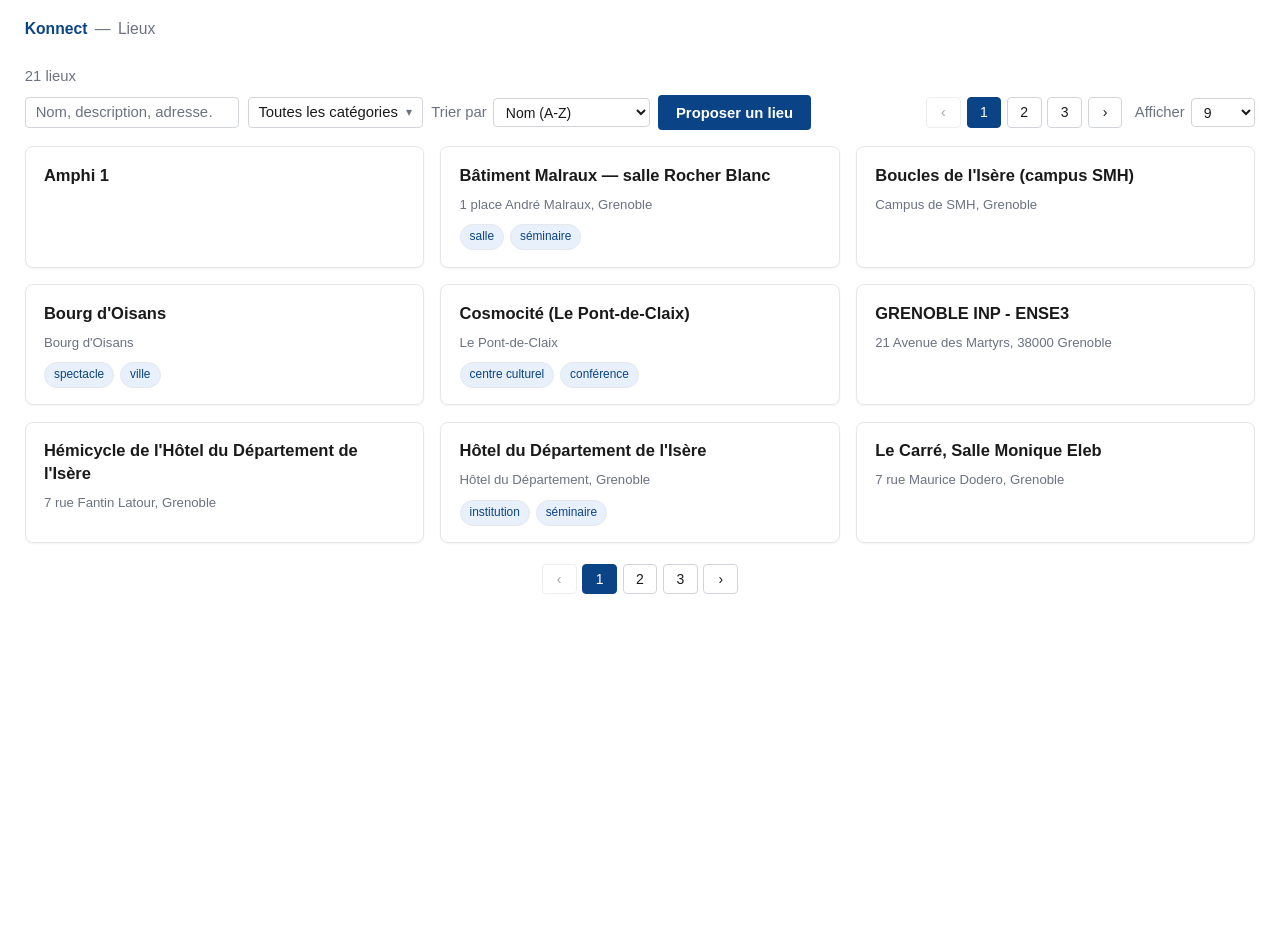
<file: lieux/index.html>
<!DOCTYPE html>
<html lang="fr">
<head>
  <meta charset="UTF-8" />
  <meta name="viewport" content="width=device-width, initial-scale=1.0" />
  <meta name="description" content="Espaces, salles et cafés qui peuvent être mobilisés pour organiser des événements autour de la rivière Isère." />
  <title>Konnect · Lieux — Parlement de la rivière Isère</title>
  <!-- Socle commun des grilles (tokens, clair unique, pagination,
       dropdowns, pastilles) — chargé AVANT les styles propres. -->
  <link rel="stylesheet" href="../common/css/base.css" />
  <link rel="stylesheet" href="../common/css/contribution.css" />
  <!-- Modales (détail GrilleDetail + contribution) : socle structurel commun -->
  <link rel="stylesheet" href="../common/css/modal.css" />
  <link rel="stylesheet" href="css/style.css" />
</head>
<body>
  <header class="k-brand">
    <a class="k-brand-link" href="../">Konnect</a>
    <span aria-hidden="true">—</span>
    <span class="k-brand-app">Lieux</span>
  </header>
  <main class="layout">
    <section class="content" aria-label="Lieux">
      <div class="content-header">
        <span id="result-count" class="result-count">— lieux</span>
        <div class="toolbar">
          <div class="filters">
            <input
              type="search"
              id="search"
              class="search-input"
              placeholder="Nom, description, adresse…"
              autocomplete="off"
              aria-label="Rechercher dans les lieux"
            />
            <div class="dropdown" id="cat-dropdown">
              <button
                type="button"
                id="cat-toggle"
                class="dd-toggle"
                aria-expanded="false"
                aria-haspopup="listbox"
              >
                <span class="dd-pill" id="cat-pill">Toutes les catégories</span>
                <span class="dd-caret" aria-hidden="true">▾</span>
              </button>
              <div
                id="cat-menu"
                class="dd-menu"
                role="listbox"
                aria-multiselectable="true"
              ></div>
            </div>
            <label for="sort-select" class="sort-label">Trier par
              <select id="sort-select">
                <option value="nom" selected>Nom (A-Z)</option>
                <option value="recent">Ajout le plus récent</option>
              </select>
            </label>
            <!-- Parcours de contribution (esprit Datami) — calque organisations. -->
            <button type="button" id="propose-btn" class="btn btn-primary propose-btn">
              Proposer un lieu
            </button>
          </div>
          <div class="header-controls">
            <nav id="pagination-top" class="pagination pagination-top" aria-label="Pagination haut"></nav>
            <label for="page-size-select" class="page-size-label">Afficher
              <select id="page-size-select">
                <option value="9">9</option>
                <option value="18">18</option>
                <option value="36">36</option>
                <option value="all">Tout</option>
              </select>
            </label>
          </div>
        </div>
      </div>
      <div id="grid" class="grid">
        <p class="muted center">Chargement des lieux…</p>
      </div>
      <nav id="pagination" class="pagination" aria-label="Pagination bas"></nav>
    </section>
  </main>

  <!-- Modale détail : plus d'inline — le socle commun GrilleDetail
       (common/js/detail.js) monte le pop-up de la définition
       « lieux » (common/js/details/lieux.js) à la demande. -->

  <!-- ===== Modale contribution (calque organisations) ===== -->
  <div id="contribute-modal" class="modal" aria-hidden="true" role="dialog" aria-modal="true" aria-labelledby="contribute-title">
    <div class="modal-backdrop" data-cclose></div>
    <div class="modal-content" role="document">
      <button class="modal-close" type="button" data-cclose aria-label="Fermer">×</button>
      <h2 id="contribute-title" class="modal-title">Proposer un lieu</h2>
      <p class="contribute-intro">
        Merci&nbsp;! Présentez le lieu en quelques lignes&nbsp;: l'équipe du
        Parlement de la rivière Isère vérifie chaque proposition avant
        publication.
      </p>

      <form id="contribute-form" novalidate>
        <div class="form-row">
          <label for="c-nom">Nom du lieu <span class="req">*</span></label>
          <input type="text" id="c-nom" name="nom" required maxlength="300" autocomplete="off"
                 placeholder="Ex. : Maison du Parlement de la rivière" />
        </div>

        <div class="form-row">
          <label for="c-adresse">Adresse</label>
          <input type="text" id="c-adresse" name="adresse" maxlength="300" autocomplete="off"
                 placeholder="Ex. : 5 rue de la République, Grenoble" />
        </div>

        <div class="form-row">
          <label for="c-description">Description (facultatif)</label>
          <textarea id="c-description" name="description" rows="4" maxlength="3000"
                    placeholder="En une ou deux phrases : qu'est-ce que ce lieu, quel lien avec la rivière Isère ?"></textarea>
        </div>

        <div class="form-row">
          <label for="c-url">Lien (facultatif)</label>
          <input type="url" id="c-url" name="url" maxlength="2000" autocomplete="off"
                 placeholder="https://…" />
          <p class="field-hint">Site officiel, page de présentation…</p>
        </div>

        <p class="contribute-privacy">
          En envoyant, vous acceptez que ces informations soient publiées sur
          GitHub (la plateforme qui héberge ce projet) afin que l'équipe les
          examine. Vous y serez automatiquement informé·e de la suite donnée
          à votre proposition.
        </p>

        <div class="modal-actions">
          <button type="button" class="btn btn-secondary" data-cclose>Annuler</button>
          <button type="submit" id="contribute-submit" class="btn btn-primary">Envoyer la proposition</button>
        </div>

        <!-- Piège à robots : champ invisible — tout robot qui le remplit ne
             partira jamais vers GitHub (ignore silencieux côté navigateur). -->
        <input type="text" id="c-gotcha" name="website" class="gotcha" tabindex="-1" autocomplete="off" />
      </form>

      <!-- Confirmation : envoi silencieux réussi (le visiteur ne voit
           jamais GitHub). -->
      <div id="contribute-success" class="contribute-success" hidden>
        <p class="contribute-success-title">✓ Merci, votre proposition est envoyée !</p>
        <p>
          L'équipe du Parlement de la rivière Isère va l'examiner. Si
          le lieu est retenu, il apparaîtra dans la grille
          d'ici quelques jours.
        </p>
        <p class="contribute-success-note">
          Merci pour votre aide&nbsp;!
        </p>
      </div>

      <!-- Repli : le relais est indisponible → parcours GitHub manuel. -->
      <div id="contribute-fallback" class="contribute-success" hidden>
        <p class="contribute-success-title">⚠️ L'envoi direct est indisponible pour le moment</p>
        <p>
          Vous pouvez tout de même transmettre votre proposition via GitHub
          (la plateforme qui héberge ce site)&nbsp;: un onglet va s'ouvrir,
          cliquez simplement sur «&nbsp;<em>Submit new issue</em>&nbsp;» pour
          finaliser l'envoi. Un compte GitHub gratuit suffit.
        </p>
        <a id="contribute-link" class="btn btn-primary contribute-link" target="_blank" rel="noopener noreferrer">
          Finaliser l'envoi sur GitHub →
        </a>
      </div>
    </div>
  </div>

  <!-- Socles communs (ordre imposé : dom, search, pagination, dropdown,
       app-core, contribution, app) -->
  <script src="../common/js/dom.js"></script>
  <script src="../common/js/search.js"></script>
  <script src="../common/js/pagination.js"></script>
  <script src="../common/js/dropdown.js"></script>
  <script src="../common/js/app-core.js"></script>
  <!-- Modale détail : définition « lieux » (s'auto-enregistre dans
       GrilleDetail) + engine, chargés avant app.js -->
  <script src="../common/js/detail.js"></script>
  <script src="../common/js/details/lieux.js"></script>
  <script src="../common/js/contribution.js"></script>
  <script src="js/app.js"></script>
</body>
</html>
</file>
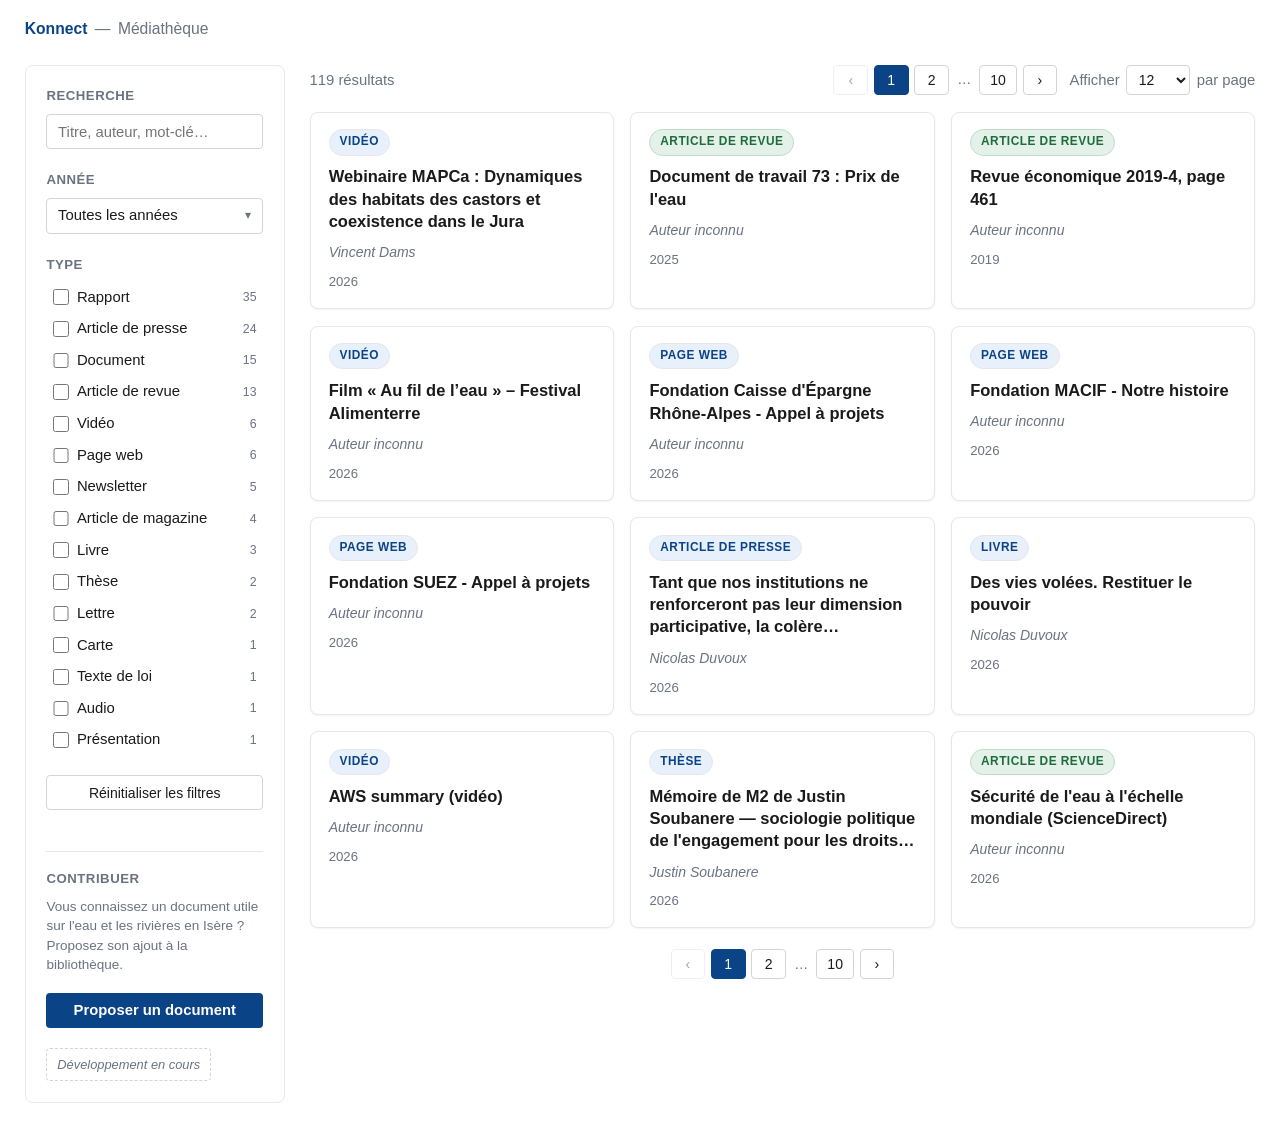
<file: mediatheque/index.html>
<!DOCTYPE html>
<html lang="fr">
<head>
  <meta charset="UTF-8" />
  <meta name="viewport" content="width=device-width, initial-scale=1.0" />
  <meta name="description" content="Collection documentaire du groupe Zotero : rapports, études, textes, audios — avec recherche, filtres et fiche détaillée." />
  <title>Konnect · Médiathèque — Parlement de la rivière Isère</title>
  <!-- Socle commun des deux grilles (tokens, clair unique, pagination,
       dropdowns) — chargé AVANT les styles propres. -->
  <link rel="stylesheet" href="../common/css/base.css" />
  <!-- Modales (détail GrilleDetail + contribution) : socle structurel commun,
       chargé AVANT les styles propres. La feuille de la définition suit : son
       badge .modal-type sert AUSSI la modale contribution inline de l'app. -->
  <link rel="stylesheet" href="../common/css/modal.css" />
  <link rel="stylesheet" href="../common/css/details/mediatheque.css" />
  <link rel="stylesheet" href="css/style.css" />
</head>
<body>
  <header class="k-brand">
    <a class="k-brand-link" href="../">Konnect</a>
    <span aria-hidden="true">—</span>
    <span class="k-brand-app">Médiathèque</span>
  </header>
  <main class="layout">
    <!-- ===== Sidebar filtres ===== -->
    <aside class="sidebar" aria-label="Filtres">
      <div class="filter-block">
        <label for="search" class="filter-label">Recherche</label>
        <input
          type="search"
          id="search"
          placeholder="Titre, auteur, mot-clé…"
          autocomplete="off"
        />
      </div>

      <div class="filter-block">
        <span class="filter-label" id="year-filter-label">Année</span>
        <!-- Dropdown custom multi-choix (socle commun GrilleDropdown ;
             year-* = variantes visuelles sidebar de la médiathèque). -->
        <div id="year-dropdown" class="dropdown year-dropdown">
          <button
            type="button"
            id="year-toggle"
            class="dd-toggle year-toggle"
            aria-expanded="false"
            aria-haspopup="listbox"
          >
            <span id="year-pill" class="dd-pill year-pill-text">Toutes les années</span>
            <span class="dd-caret year-caret" aria-hidden="true">▾</span>
          </button>
          <div
            id="year-menu"
            class="dd-menu year-menu"
            role="listbox"
            aria-multiselectable="true"
            aria-labelledby="year-filter-label"
          >
            <p class="muted">Chargement…</p>
          </div>
        </div>
      </div>

      <div class="filter-block">
        <span class="filter-label">Type</span>
        <div id="type-list" class="type-list">
          <p class="muted">Chargement…</p>
        </div>
      </div>

      <button type="button" id="reset-filters" class="reset-btn">
        Réinitialiser les filtres
      </button>

      <div class="filter-block propose-block">
        <span class="filter-label">Contribuer</span>
        <p class="propose-note">
          Vous connaissez un document utile sur l'eau et les rivières en
          Isère&nbsp;? Proposez son ajout à la bibliothèque.
        </p>
        <button type="button" id="propose-btn" class="btn btn-primary propose-btn">
          Proposer un document
        </button>
      </div>

      <div class="filter-block dev-note-block">
        <span class="dev-note">Développement en cours</span>
      </div>
    </aside>

    <!-- ===== Grille de cartes ===== -->
    <section class="content" aria-label="Documents">
      <div class="content-header">
        <span id="result-count" class="result-count">— résultats</span>
        <div class="header-controls">
          <nav id="pagination-top" class="pagination pagination-top" aria-label="Pagination haut"></nav>
          <label for="page-size-select" class="page-size-label">Afficher
            <select id="page-size-select">
              <option value="12">12</option>
              <option value="24">24</option>
              <option value="48">48</option>
              <option value="all">Tout</option>
            </select>
            par page
          </label>
        </div>
      </div>
      <div id="grid" class="grid">
        <p class="muted center">Chargement de la collection…</p>
      </div>
      <nav id="pagination" class="pagination" aria-label="Pagination"></nav>
    </section>
  </main>

  <!-- Modale détail : plus d'inline — le socle commun GrilleDetail
       (common/js/detail.js) monte le pop-up de la définition
       « mediatheque » (common/js/details/mediatheque.js) à la demande. -->

  <!-- ===== Modale contribution (esprit Datami : formulaire néophyte → issue GitHub → validation équipe) ===== -->
  <div id="contribute-modal" class="modal" aria-hidden="true" role="dialog" aria-modal="true" aria-labelledby="contribute-title">
    <div class="modal-backdrop" data-cclose></div>
    <div class="modal-content" role="document">
      <button class="modal-close" type="button" data-cclose aria-label="Fermer">×</button>
      <span class="modal-type type-autre">Contribuer</span>
      <h2 id="contribute-title" class="modal-title">Proposer un document</h2>
      <p class="contribute-intro">
        Merci&nbsp;! Décrivez le document en quelques lignes&nbsp;: l'équipe du
        Parlement de la rivière Isère vérifie chaque proposition avant
        ajout à la bibliothèque.
      </p>

      <form id="contribute-form" novalidate>
        <div class="form-row">
          <label for="c-title">Titre du document <span class="req">*</span></label>
          <input type="text" id="c-title" name="title" required maxlength="300" autocomplete="off"
                 placeholder="Ex. : Étude sur la qualité de l'eau du Drac" />
        </div>

        <div class="form-row">
          <label for="c-authors">Auteur·e·s ou organisation</label>
          <input type="text" id="c-authors" name="authors" maxlength="300" autocomplete="off"
                 placeholder="Ex. : Office français de la biodiversité" />
        </div>

        <div class="form-row form-row-2">
          <div>
            <label for="c-year">Année</label>
            <input type="number" id="c-year" name="year" min="1400" max="2100" inputmode="numeric"
                   placeholder="Ex. : 2024" />
          </div>
          <div>
            <label for="c-type">Type de document</label>
            <select id="c-type" name="type">
              <option value="Rapport">Rapport</option>
              <option value="Article de presse">Article de presse</option>
              <option value="Document">Document</option>
              <option value="Newsletter">Newsletter</option>
              <option value="Article de magazine">Article de magazine</option>
              <option value="Article de revue">Article de revue</option>
              <option value="Page web">Page web</option>
              <option value="Thèse">Thèse</option>
              <option value="Livre">Livre</option>
              <option value="Texte de loi">Texte de loi</option>
              <option value="Lettre">Lettre</option>
              <option value="Carte">Carte</option>
              <option value="Audio">Audio</option>
              <option value="Présentation">Présentation</option>
            </select>
          </div>
        </div>

        <div class="form-row">
          <label for="c-url">Lien vers le document <span class="req">*</span></label>
          <input type="url" id="c-url" name="url" required maxlength="2000" autocomplete="off"
                 placeholder="https://…" />
          <p class="field-hint">Collez l'adresse web (https://…) où l'on peut consulter ou télécharger le document.</p>
        </div>

        <div class="form-row">
          <label for="c-abstract">Résumé (facultatif)</label>
          <textarea id="c-abstract" name="abstract" rows="4" maxlength="3000"
                    placeholder="En une ou deux phrases : de quoi parle ce document ?"></textarea>
        </div>

        <p class="contribute-privacy">
          En envoyant, vous acceptez que ces informations soient publiées sur
          GitHub (la plateforme qui héberge ce projet) afin que l'équipe les
          examine. Vous y serez automatiquement informé·e de la suite donnée
          à votre proposition.
        </p>

        <div class="modal-actions">
          <button type="button" class="btn btn-secondary" data-cclose>Annuler</button>
          <button type="submit" id="contribute-submit" class="btn btn-primary">Envoyer la proposition</button>
        </div>

        <!-- Piège à robots : champ invisible — tout robot qui le remplit ne
             partira jamais vers GitHub (ignore silencieux côté navigateur). -->
        <input type="text" id="c-gotcha" name="website" class="gotcha" tabindex="-1" autocomplete="off" />
      </form>

      <!-- Confirmation : envoi silencieux réussi (le visiteur ne voit
           jamais GitHub). -->
      <div id="contribute-success" class="contribute-success" hidden>
        <p class="contribute-success-title">✓ Merci, votre proposition est envoyée !</p>
        <p>
          L'équipe du Parlement de la rivière Isère va l'examiner. Si le
          document est retenu, il apparaîtra dans la bibliothèque
          d'ici quelques jours.
        </p>
        <p class="contribute-success-note">
          Merci pour votre aide&nbsp;!
        </p>
      </div>

      <!-- Repli : le relais est indisponible → parcours GitHub manuel. -->
      <div id="contribute-fallback" class="contribute-success" hidden>
        <p class="contribute-success-title">⚠️ L'envoi direct est indisponible pour le moment</p>
        <p>
          Vous pouvez tout de même transmettre votre proposition via GitHub
          (la plateforme qui héberge ce site)&nbsp;: un onglet va s'ouvrir,
          cliquez simplement sur «&nbsp;<em>Submit new issue</em>&nbsp;» pour
          finaliser l'envoi. Un compte GitHub gratuit suffit.
        </p>
        <a id="contribute-link" class="btn btn-primary contribute-link" target="_blank" rel="noopener noreferrer">
          Finaliser l'envoi sur GitHub →
        </a>
      </div>
    </div>
  </div>

  <!-- Socles communs (échappement/dates, recherche floue, pagination, dropdowns) -->
  <script src="../common/js/dom.js"></script>
  <script src="../common/js/search.js"></script>
  <script src="../common/js/pagination.js"></script>
  <script src="../common/js/dropdown.js"></script>
  <!-- Modale détail : engine + définition « mediatheque » (s'auto-enregistre
       dans GrilleDetail), chargés avant app.js -->
  <script src="../common/js/detail.js"></script>
  <script src="../common/js/details/mediatheque.js"></script>
  <script src="js/app.js"></script>
</body>
</html>
</file>
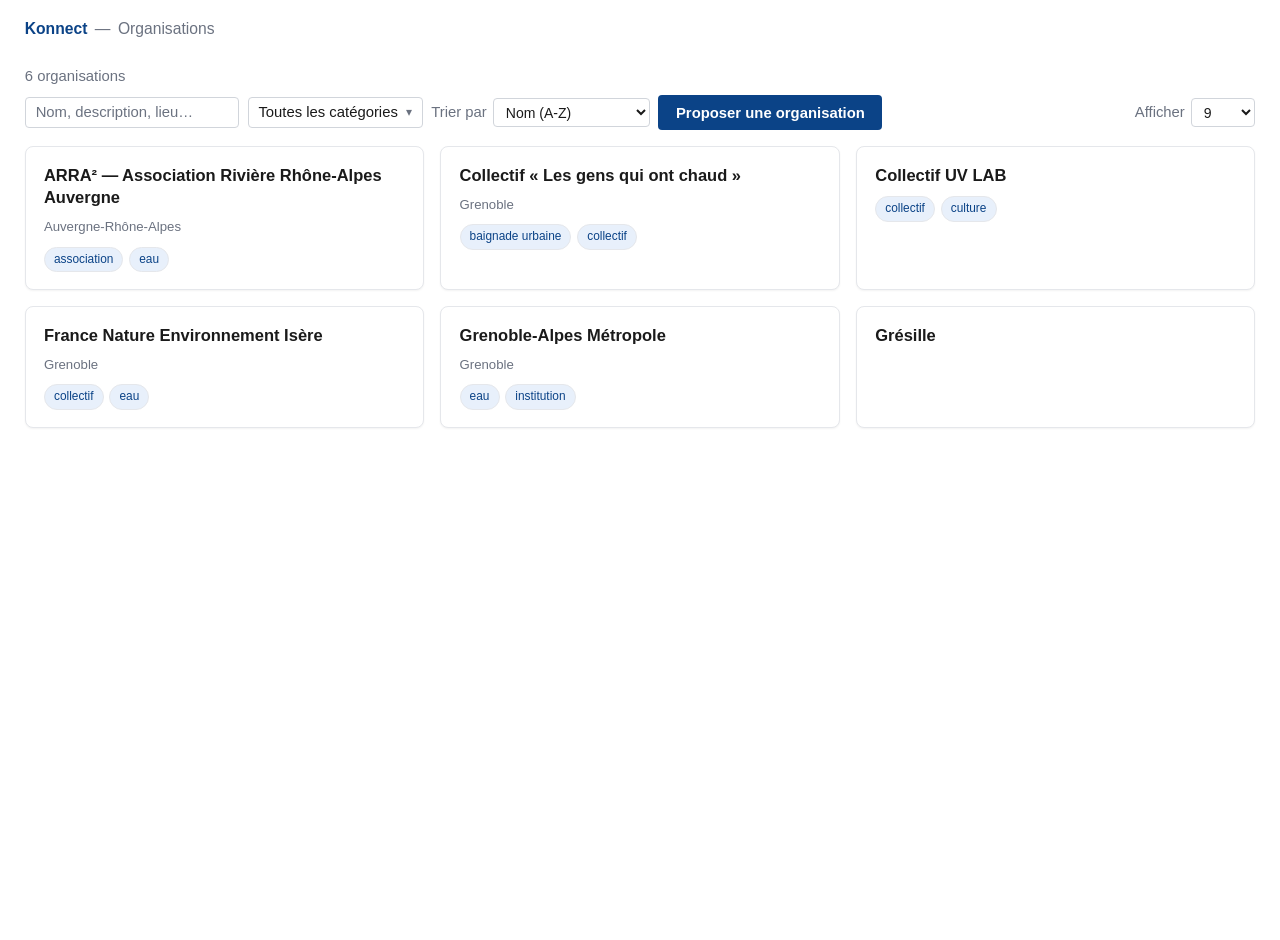
<file: organisations/index.html>
<!DOCTYPE html>
<html lang="fr">
<head>
  <meta charset="UTF-8" />
  <meta name="viewport" content="width=device-width, initial-scale=1.0" />
  <meta name="description" content="Organisations qui gravitent autour du Parlement de la rivière Isère : collectivités, associations, structures partenaires et leurs coordonnées publiques." />
  <title>Konnect · Organisations — Parlement de la rivière Isère</title>
  <!-- Socle commun des grilles (tokens, clair unique, pagination,
       dropdowns, pastilles) — chargé AVANT les styles propres. -->
  <link rel="stylesheet" href="../common/css/base.css" />
  <link rel="stylesheet" href="../common/css/contribution.css" />
  <!-- Modales (détail GrilleDetail + contribution) : socle structurel commun -->
  <link rel="stylesheet" href="../common/css/modal.css" />
  <link rel="stylesheet" href="css/style.css" />
</head>
<body>
  <header class="k-brand">
    <a class="k-brand-link" href="../">Konnect</a>
    <span aria-hidden="true">—</span>
    <span class="k-brand-app">Organisations</span>
  </header>
  <main class="layout">
    <section class="content" aria-label="Organisations">
      <div class="content-header">
        <span id="result-count" class="result-count">— organisations</span>
        <div class="toolbar">
          <div class="filters">
            <input
              type="search"
              id="search"
              class="search-input"
              placeholder="Nom, description, lieu…"
              autocomplete="off"
              aria-label="Rechercher dans les organisations"
            />
            <div class="dropdown" id="cat-dropdown">
              <button
                type="button"
                id="cat-toggle"
                class="dd-toggle"
                aria-expanded="false"
                aria-haspopup="listbox"
              >
                <span class="dd-pill" id="cat-pill">Toutes les catégories</span>
                <span class="dd-caret" aria-hidden="true">▾</span>
              </button>
              <div
                id="cat-menu"
                class="dd-menu"
                role="listbox"
                aria-multiselectable="true"
              ></div>
            </div>
            <label for="sort-select" class="sort-label">Trier par
              <select id="sort-select">
                <option value="nom" selected>Nom (A-Z)</option>
                <option value="recent">Ajout le plus récent</option>
              </select>
            </label>
            <!-- Parcours de contribution (esprit Datami) — calque médiathèque. -->
            <button type="button" id="propose-btn" class="btn btn-primary propose-btn">
              Proposer une organisation
            </button>
          </div>
          <div class="header-controls">
            <nav id="pagination-top" class="pagination pagination-top" aria-label="Pagination haut"></nav>
            <label for="page-size-select" class="page-size-label">Afficher
              <select id="page-size-select">
                <option value="9">9</option>
                <option value="18">18</option>
                <option value="36">36</option>
                <option value="all">Tout</option>
              </select>
            </label>
          </div>
        </div>
      </div>
      <div id="grid" class="grid">
        <p class="muted center">Chargement des organisations…</p>
      </div>
      <nav id="pagination" class="pagination" aria-label="Pagination bas"></nav>
    </section>
  </main>

  <!-- Modale détail : plus d'inline — le socle commun GrilleDetail
       (common/js/detail.js) monte le pop-up de la définition
       « organisations » (common/js/details/organisations.js) à la demande. -->

  <!-- ===== Modale contribution (calque médiathèque) ===== -->
  <div id="contribute-modal" class="modal" aria-hidden="true" role="dialog" aria-modal="true" aria-labelledby="contribute-title">
    <div class="modal-backdrop" data-cclose></div>
    <div class="modal-content" role="document">
      <button class="modal-close" type="button" data-cclose aria-label="Fermer">×</button>
      <h2 id="contribute-title" class="modal-title">Proposer une organisation</h2>
      <p class="contribute-intro">
        Merci&nbsp;! Présentez l'organisation en quelques lignes&nbsp;: l'équipe du
        Parlement de la rivière Isère vérifie chaque proposition avant
        publication.
      </p>

      <form id="contribute-form" novalidate>
        <div class="form-row">
          <label for="c-nom">Nom de l'organisation <span class="req">*</span></label>
          <input type="text" id="c-nom" name="nom" required maxlength="300" autocomplete="off"
                 placeholder="Ex. : Fédération départementale de pêche" />
        </div>

        <div class="form-row">
          <label for="c-lieu">Lieu</label>
          <input type="text" id="c-lieu" name="lieu" maxlength="300" autocomplete="off"
                 placeholder="Ex. : Grenoble" />
        </div>

        <div class="form-row form-row-2">
          <div>
            <label for="c-email">E-mail</label>
            <input type="email" id="c-email" name="email" maxlength="300" autocomplete="off"
                   placeholder="contact@example.fr" />
          </div>
          <div>
            <label for="c-telephone">Téléphone</label>
            <input type="tel" id="c-telephone" name="telephone" maxlength="50" autocomplete="off"
                   placeholder="Ex. : 04 76 00 00 00" />
          </div>
        </div>

        <div class="form-row">
          <label for="c-description">Description (facultatif)</label>
          <textarea id="c-description" name="description" rows="4" maxlength="3000"
                    placeholder="En une ou deux phrases : que fait cette organisation, quel lien avec la rivière Isère ?"></textarea>
        </div>

        <div class="form-row">
          <label for="c-url">Lien (facultatif)</label>
          <input type="url" id="c-url" name="url" maxlength="2000" autocomplete="off"
                 placeholder="https://…" />
          <p class="field-hint">Site officiel, page de présentation…</p>
        </div>

        <p class="contribute-privacy">
          En envoyant, vous acceptez que ces informations soient publiées sur
          GitHub (la plateforme qui héberge ce projet) afin que l'équipe les
          examine. Vous y serez automatiquement informé·e de la suite donnée
          à votre proposition.
        </p>

        <div class="modal-actions">
          <button type="button" class="btn btn-secondary" data-cclose>Annuler</button>
          <button type="submit" id="contribute-submit" class="btn btn-primary">Envoyer la proposition</button>
        </div>

        <!-- Piège à robots : champ invisible — tout robot qui le remplit ne
             partira jamais vers GitHub (ignore silencieux côté navigateur). -->
        <input type="text" id="c-gotcha" name="website" class="gotcha" tabindex="-1" autocomplete="off" />
      </form>

      <!-- Confirmation : envoi silencieux réussi (le visiteur ne voit
           jamais GitHub). -->
      <div id="contribute-success" class="contribute-success" hidden>
        <p class="contribute-success-title">✓ Merci, votre proposition est envoyée !</p>
        <p>
          L'équipe du Parlement de la rivière Isère va l'examiner. Si
          l'organisation est retenue, elle apparaîtra dans la grille
          d'ici quelques jours.
        </p>
        <p class="contribute-success-note">
          Merci pour votre aide&nbsp;!
        </p>
      </div>

      <!-- Repli : le relais est indisponible → parcours GitHub manuel. -->
      <div id="contribute-fallback" class="contribute-success" hidden>
        <p class="contribute-success-title">⚠️ L'envoi direct est indisponible pour le moment</p>
        <p>
          Vous pouvez tout de même transmettre votre proposition via GitHub
          (la plateforme qui héberge ce site)&nbsp;: un onglet va s'ouvrir,
          cliquez simplement sur «&nbsp;<em>Submit new issue</em>&nbsp;» pour
          finaliser l'envoi. Un compte GitHub gratuit suffit.
        </p>
        <a id="contribute-link" class="btn btn-primary contribute-link" target="_blank" rel="noopener noreferrer">
          Finaliser l'envoi sur GitHub →
        </a>
      </div>
    </div>
  </div>

  <!-- Socles communs (ordre imposé : dom, search, pagination, dropdown,
       app-core, contribution, app) -->
  <script src="../common/js/dom.js"></script>
  <script src="../common/js/search.js"></script>
  <script src="../common/js/pagination.js"></script>
  <script src="../common/js/dropdown.js"></script>
  <script src="../common/js/app-core.js"></script>
  <!-- Modale détail : définition « organisations » (s'auto-enregistre dans
       GrilleDetail) + engine, chargés avant app.js -->
  <script src="../common/js/detail.js"></script>
  <script src="../common/js/details/organisations.js"></script>
  <script src="../common/js/contribution.js"></script>
  <script src="js/app.js"></script>
</body>
</html>
</file>
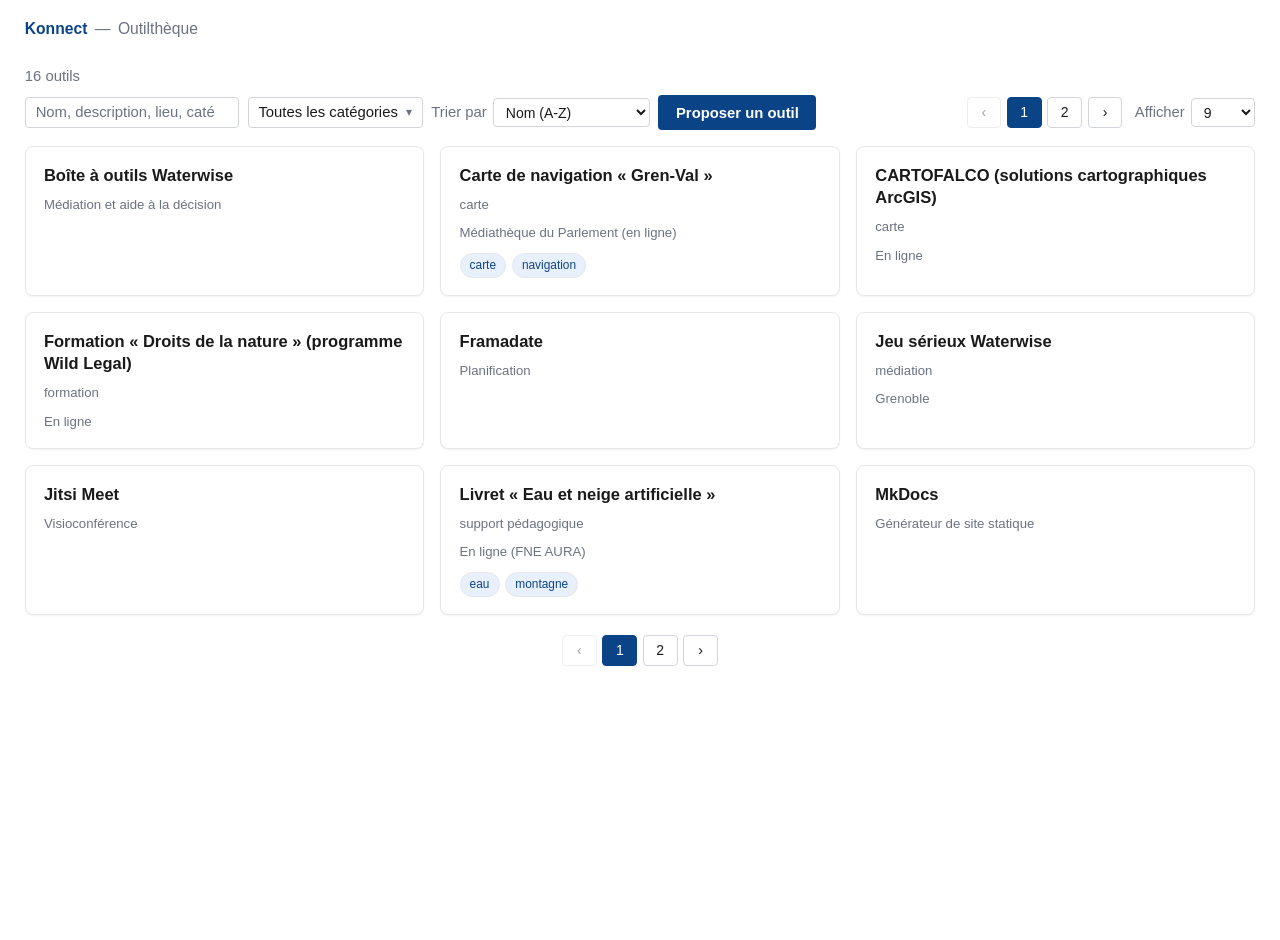
<file: outiltheque/index.html>
<!DOCTYPE html>
<html lang="fr">
<head>
  <meta charset="UTF-8" />
  <meta name="viewport" content="width=device-width, initial-scale=1.0" />
  <meta name="description" content="Matériels et outils que des personnes mettent à disposition : jeux sérieux, démarches et cadres scientifiques, vidéoprojecteurs, tableaux blancs…" />
  <title>Konnect · Outilthèque — Parlement de la rivière Isère</title>
  <!-- Socle commun des grilles (tokens, clair unique, pagination,
       dropdowns, pastilles) — chargé AVANT les styles propres. -->
  <link rel="stylesheet" href="../common/css/base.css" />
  <link rel="stylesheet" href="../common/css/contribution.css" />
  <!-- Modales (détail GrilleDetail + contribution) : socle structurel commun -->
  <link rel="stylesheet" href="../common/css/modal.css" />
  <link rel="stylesheet" href="css/style.css" />
</head>
<body>
  <header class="k-brand">
    <a class="k-brand-link" href="../">Konnect</a>
    <span aria-hidden="true">—</span>
    <span class="k-brand-app">Outilthèque</span>
  </header>
  <main class="layout">
    <section class="content" aria-label="Outilthèque">
      <div class="content-header">
        <span id="result-count" class="result-count">— outils</span>
        <div class="toolbar">
          <div class="filters">
            <input
              type="search"
              id="search"
              class="search-input"
              placeholder="Nom, description, lieu, catégorie…"
              autocomplete="off"
              aria-label="Rechercher dans les outils"
            />
            <div class="dropdown" id="cat-dropdown">
              <button
                type="button"
                id="cat-toggle"
                class="dd-toggle"
                aria-expanded="false"
                aria-haspopup="listbox"
              >
                <span class="dd-pill" id="cat-pill">Toutes les catégories</span>
                <span class="dd-caret" aria-hidden="true">▾</span>
              </button>
              <div
                id="cat-menu"
                class="dd-menu"
                role="listbox"
                aria-multiselectable="true"
              ></div>
            </div>
            <label for="sort-select" class="sort-label">Trier par
              <select id="sort-select">
                <option value="nom" selected>Nom (A-Z)</option>
                <option value="recent">Ajout le plus récent</option>
              </select>
            </label>
            <!-- Parcours de contribution (esprit Datami) — calque organisations. -->
            <button type="button" id="propose-btn" class="btn btn-primary propose-btn">
              Proposer un outil
            </button>
          </div>
          <div class="header-controls">
            <nav id="pagination-top" class="pagination pagination-top" aria-label="Pagination haut"></nav>
            <label for="page-size-select" class="page-size-label">Afficher
              <select id="page-size-select">
                <option value="9">9</option>
                <option value="18">18</option>
                <option value="36">36</option>
                <option value="all">Tout</option>
              </select>
            </label>
          </div>
        </div>
      </div>
      <div id="grid" class="grid">
        <p class="muted center">Chargement des outils…</p>
      </div>
      <nav id="pagination" class="pagination" aria-label="Pagination bas"></nav>
    </section>
  </main>

  <!-- Modale détail : plus d'inline — le socle commun GrilleDetail
       (common/js/detail.js) monte le pop-up de la définition
       « outiltheque » (common/js/details/outiltheque.js) à la demande. -->

  <!-- ===== Modale contribution (calque organisations) ===== -->
  <div id="contribute-modal" class="modal" aria-hidden="true" role="dialog" aria-modal="true" aria-labelledby="contribute-title">
    <div class="modal-backdrop" data-cclose></div>
    <div class="modal-content" role="document">
      <button class="modal-close" type="button" data-cclose aria-label="Fermer">×</button>
      <h2 id="contribute-title" class="modal-title">Proposer un outil</h2>
      <p class="contribute-intro">
        Merci&nbsp;! Présentez l'outil en quelques lignes&nbsp;: l'équipe du
        Parlement de la rivière Isère vérifie chaque proposition avant
        publication.
      </p>

      <form id="contribute-form" novalidate>
        <div class="form-row">
          <label for="c-nom">Nom de l'outil <span class="req">*</span></label>
          <input type="text" id="c-nom" name="nom" required maxlength="300" autocomplete="off"
                 placeholder="Ex. : tableau blanc géant, jeu de rôle, vidéo-projecteur…" />
        </div>

        <div class="form-row form-row-2">
          <div>
            <label for="c-categorie">Catégorie</label>
            <input type="text" id="c-categorie" name="categorie" maxlength="300" autocomplete="off"
                   placeholder="Ex. : Jeu sérieux, Vidéoprojecteur…" />
          </div>
          <div>
            <label for="c-lieu">Lieu</label>
            <input type="text" id="c-lieu" name="lieu" maxlength="300" autocomplete="off"
                   placeholder="Ex. : Grenoble, en ligne…" />
          </div>
        </div>

        <div class="form-row">
          <label for="c-description">Description (facultatif)</label>
          <textarea id="c-description" name="description" rows="4" maxlength="3000"
                    placeholder="En une ou deux phrases : que fait cet outil, quel lien avec la rivière Isère ?"></textarea>
        </div>

        <div class="form-row">
          <label for="c-url">Lien (facultatif)</label>
          <input type="url" id="c-url" name="url" maxlength="2000" autocomplete="off"
                 placeholder="https://…" />
          <p class="field-hint">Site officiel, page de présentation…</p>
        </div>

        <p class="contribute-privacy">
          En envoyant, vous acceptez que ces informations soient publiées sur
          GitHub (la plateforme qui héberge ce projet) afin que l'équipe les
          examine. Vous y serez automatiquement informé·e de la suite donnée
          à votre proposition.
        </p>

        <div class="modal-actions">
          <button type="button" class="btn btn-secondary" data-cclose>Annuler</button>
          <button type="submit" id="contribute-submit" class="btn btn-primary">Envoyer la proposition</button>
        </div>

        <!-- Piège à robots : champ invisible — tout robot qui le remplit ne
             partira jamais vers GitHub (ignore silencieux côté navigateur). -->
        <input type="text" id="c-gotcha" name="website" class="gotcha" tabindex="-1" autocomplete="off" />
      </form>

      <!-- Confirmation : envoi silencieux réussi (le visiteur ne voit
           jamais GitHub). -->
      <div id="contribute-success" class="contribute-success" hidden>
        <p class="contribute-success-title">✓ Merci, votre proposition est envoyée !</p>
        <p>
          L'équipe du Parlement de la rivière Isère va l'examiner. Si
          l'outil est retenu, il apparaîtra dans la grille
          d'ici quelques jours.
        </p>
        <p class="contribute-success-note">
          Merci pour votre aide&nbsp;!
        </p>
      </div>

      <!-- Repli : le relais est indisponible → parcours GitHub manuel. -->
      <div id="contribute-fallback" class="contribute-success" hidden>
        <p class="contribute-success-title">⚠️ L'envoi direct est indisponible pour le moment</p>
        <p>
          Vous pouvez tout de même transmettre votre proposition via GitHub
          (la plateforme qui héberge ce site)&nbsp;: un onglet va s'ouvrir,
          cliquez simplement sur «&nbsp;<em>Submit new issue</em>&nbsp;» pour
          finaliser l'envoi. Un compte GitHub gratuit suffit.
        </p>
        <a id="contribute-link" class="btn btn-primary contribute-link" target="_blank" rel="noopener noreferrer">
          Finaliser l'envoi sur GitHub →
        </a>
      </div>
    </div>
  </div>

  <!-- Socles communs (ordre imposé : dom, search, pagination, dropdown,
       app-core, contribution, app) -->
  <script src="../common/js/dom.js"></script>
  <script src="../common/js/search.js"></script>
  <script src="../common/js/pagination.js"></script>
  <script src="../common/js/dropdown.js"></script>
  <script src="../common/js/app-core.js"></script>
  <!-- Modale détail : définition « outiltheque » (s'auto-enregistre dans
       GrilleDetail) + engine, chargés avant app.js -->
  <script src="../common/js/detail.js"></script>
  <script src="../common/js/details/outiltheque.js"></script>
  <script src="../common/js/contribution.js"></script>
  <script src="js/app.js"></script>
</body>
</html>
</file>
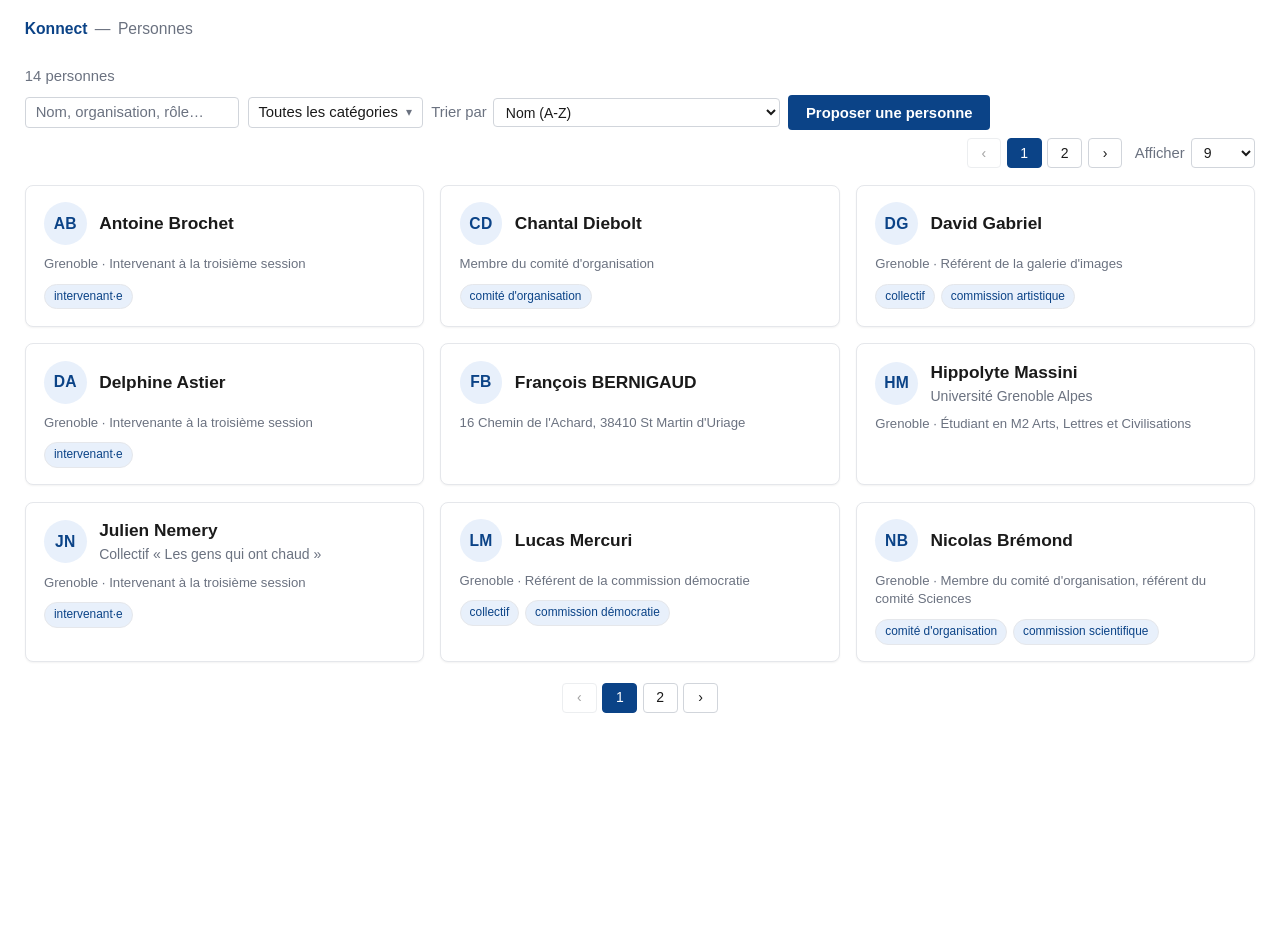
<file: personnes/index.html>
<!DOCTYPE html>
<html lang="fr">
<head>
  <meta charset="UTF-8" />
  <meta name="viewport" content="width=device-width, initial-scale=1.0" />
  <meta name="description" content="Répertoire public des personnes rencontrées autour du Parlement de la rivière Isère : organisations, rôles et coordonnées." />
  <title>Konnect · Personnes — Parlement de la rivière Isère</title>
  <!-- Socle commun des grilles (tokens, clair unique, pagination,
       dropdowns, pastilles) — chargé AVANT les styles propres. -->
  <link rel="stylesheet" href="../common/css/base.css" />
  <link rel="stylesheet" href="../common/css/contribution.css" />
  <!-- Modales (détail GrilleDetail + contribution) : socle structurel commun -->
  <link rel="stylesheet" href="../common/css/modal.css" />
  <link rel="stylesheet" href="css/style.css" />
</head>
<body>
  <header class="k-brand">
    <a class="k-brand-link" href="../">Konnect</a>
    <span aria-hidden="true">—</span>
    <span class="k-brand-app">Personnes</span>
  </header>
  <main class="layout">
    <section class="content" aria-label="Personnes">
      <div class="content-header">
        <span id="result-count" class="result-count">— personnes</span>
        <div class="toolbar">
          <div class="filters">
            <input
              type="search"
              id="search"
              class="search-input"
              placeholder="Nom, organisation, rôle…"
              autocomplete="off"
              aria-label="Rechercher dans les personnes"
            />
            <div class="dropdown" id="cat-dropdown">
              <button
                type="button"
                id="cat-toggle"
                class="dd-toggle"
                aria-expanded="false"
                aria-haspopup="listbox"
              >
                <span class="dd-pill" id="cat-pill">Toutes les catégories</span>
                <span class="dd-caret" aria-hidden="true">▾</span>
              </button>
              <div
                id="cat-menu"
                class="dd-menu"
                role="listbox"
                aria-multiselectable="true"
              ></div>
            </div>
            <label for="sort-select" class="sort-label">Trier par
              <select id="sort-select">
                <option value="nom" selected>Nom (A-Z)</option>
                <option value="recent">Personne rencontrée le plus récemment</option>
              </select>
            </label>
            <!-- Parcours de contribution (esprit Datami) — calque médiathèque. -->
            <button type="button" id="propose-btn" class="btn btn-primary propose-btn">
              Proposer une personne
            </button>
          </div>
          <div class="header-controls">
            <nav id="pagination-top" class="pagination pagination-top" aria-label="Pagination haut"></nav>
            <label for="page-size-select" class="page-size-label">Afficher
              <select id="page-size-select">
                <option value="9">9</option>
                <option value="18">18</option>
                <option value="36">36</option>
                <option value="all">Tout</option>
              </select>
            </label>
          </div>
        </div>
      </div>
      <div id="grid" class="grid">
        <p class="muted center">Chargement des personnes…</p>
      </div>
      <nav id="pagination" class="pagination" aria-label="Pagination bas"></nav>
    </section>
  </main>

  <!-- Modale détail : plus d'inline — le socle commun GrilleDetail
       (common/js/detail.js) monte le pop-up de la définition
       « personnes » (common/js/details/personnes.js) à la demande. -->

  <!-- ===== Modale contribution (calque médiathèque) ===== -->
  <div id="contribute-modal" class="modal" aria-hidden="true" role="dialog" aria-modal="true" aria-labelledby="contribute-title">
    <div class="modal-backdrop" data-cclose></div>
    <div class="modal-content" role="document">
      <button class="modal-close" type="button" data-cclose aria-label="Fermer">×</button>
      <h2 id="contribute-title" class="modal-title">Proposer une personne</h2>
      <p class="contribute-intro">
        Merci&nbsp;! Présentez la personne en quelques lignes&nbsp;: l'équipe du
        Parlement de la rivière Isère vérifie chaque proposition avant
        publication.
      </p>

      <form id="contribute-form" novalidate>
        <div class="form-row">
          <label for="c-nom">Nom et prénom <span class="req">*</span></label>
          <input type="text" id="c-nom" name="nom" required maxlength="300" autocomplete="off"
                 placeholder="Ex. : Marie Dupont" />
        </div>

        <div class="form-row form-row-2">
          <div>
            <label for="c-organisation">Organisation</label>
            <input type="text" id="c-organisation" name="organisation" maxlength="300" autocomplete="off"
                   placeholder="Ex. : Conseil départemental" />
          </div>
          <div>
            <label for="c-lieu">Lieu</label>
            <input type="text" id="c-lieu" name="lieu" maxlength="300" autocomplete="off"
                   placeholder="Ex. : Grenoble" />
          </div>
        </div>

        <div class="form-row form-row-2">
          <div>
            <label for="c-email">E-mail professionnel</label>
            <input type="email" id="c-email" name="email" maxlength="300" autocomplete="off"
                   placeholder="marie@example.fr" />
          </div>
          <div>
            <label for="c-telephone">Téléphone professionnel</label>
            <input type="tel" id="c-telephone" name="telephone" maxlength="50" autocomplete="off"
                   placeholder="Ex. : 04 76 00 00 00" />
          </div>
        </div>

        <div class="form-row">
          <label for="c-role">Rôle</label>
          <input type="text" id="c-role" name="role" maxlength="300" autocomplete="off"
                 placeholder="Ex. : Élue, chargée de mission…" />
        </div>

        <div class="form-row">
          <label for="c-description">Description (facultatif)</label>
          <textarea id="c-description" name="description" rows="4" maxlength="3000"
                    placeholder="En une ou deux phrases : qui est cette personne, sur quoi travaille-t-elle ?"></textarea>
        </div>

        <div class="form-row">
          <label for="c-url">Lien (facultatif)</label>
          <input type="url" id="c-url" name="url" maxlength="2000" autocomplete="off"
                 placeholder="https://…" />
          <p class="field-hint">Profil, site, page de l'organisation…</p>
        </div>

        <p class="contribute-privacy">
          <strong>Coordonnées publiques uniquement&nbsp;:</strong> ce répertoire
          est public — ne proposez que des coordonnées <em>professionnelles</em>
          que la personne accepte de voir publiées. En envoyant, vous acceptez
          que ces informations soient publiées sur GitHub (la plateforme qui
          héberge ce projet) afin que l'équipe les examine.
        </p>

        <div class="modal-actions">
          <button type="button" class="btn btn-secondary" data-cclose>Annuler</button>
          <button type="submit" id="contribute-submit" class="btn btn-primary">Envoyer la proposition</button>
        </div>

        <!-- Piège à robots : champ invisible — tout robot qui le remplit ne
             partira jamais vers GitHub (ignore silencieux côté navigateur). -->
        <input type="text" id="c-gotcha" name="website" class="gotcha" tabindex="-1" autocomplete="off" />
      </form>

      <!-- Confirmation : envoi silencieux réussi (le visiteur ne voit
           jamais GitHub). -->
      <div id="contribute-success" class="contribute-success" hidden>
        <p class="contribute-success-title">✓ Merci, votre proposition est envoyée !</p>
        <p>
          L'équipe du Parlement de la rivière Isère va l'examiner. Si la
          personne est retenue, elle apparaîtra dans le répertoire
          d'ici quelques jours.
        </p>
        <p class="contribute-success-note">
          Merci pour votre aide&nbsp;!
        </p>
      </div>

      <!-- Repli : le relais est indisponible → parcours GitHub manuel. -->
      <div id="contribute-fallback" class="contribute-success" hidden>
        <p class="contribute-success-title">⚠️ L'envoi direct est indisponible pour le moment</p>
        <p>
          Vous pouvez tout de même transmettre votre proposition via GitHub
          (la plateforme qui héberge ce site)&nbsp;: un onglet va s'ouvrir,
          cliquez simplement sur «&nbsp;<em>Submit new issue</em>&nbsp;» pour
          finaliser l'envoi. Un compte GitHub gratuit suffit.
        </p>
        <a id="contribute-link" class="btn btn-primary contribute-link" target="_blank" rel="noopener noreferrer">
          Finaliser l'envoi sur GitHub →
        </a>
      </div>
    </div>
  </div>

  <!-- Socles communs (échappement/dates, recherche floue, pagination, dropdowns) -->
  <script src="../common/js/dom.js"></script>
  <script src="../common/js/search.js"></script>
  <script src="../common/js/pagination.js"></script>
  <script src="../common/js/dropdown.js"></script>
  <!-- Modale détail : engine + définition « personnes » (s'auto-enregistre
       dans GrilleDetail), chargés avant contribution.js et app.js -->
  <script src="../common/js/detail.js"></script>
  <script src="../common/js/details/personnes.js"></script>
  <script src="../common/js/contribution.js"></script>
  <script src="js/app.js"></script>
</body>
</html>
</file>
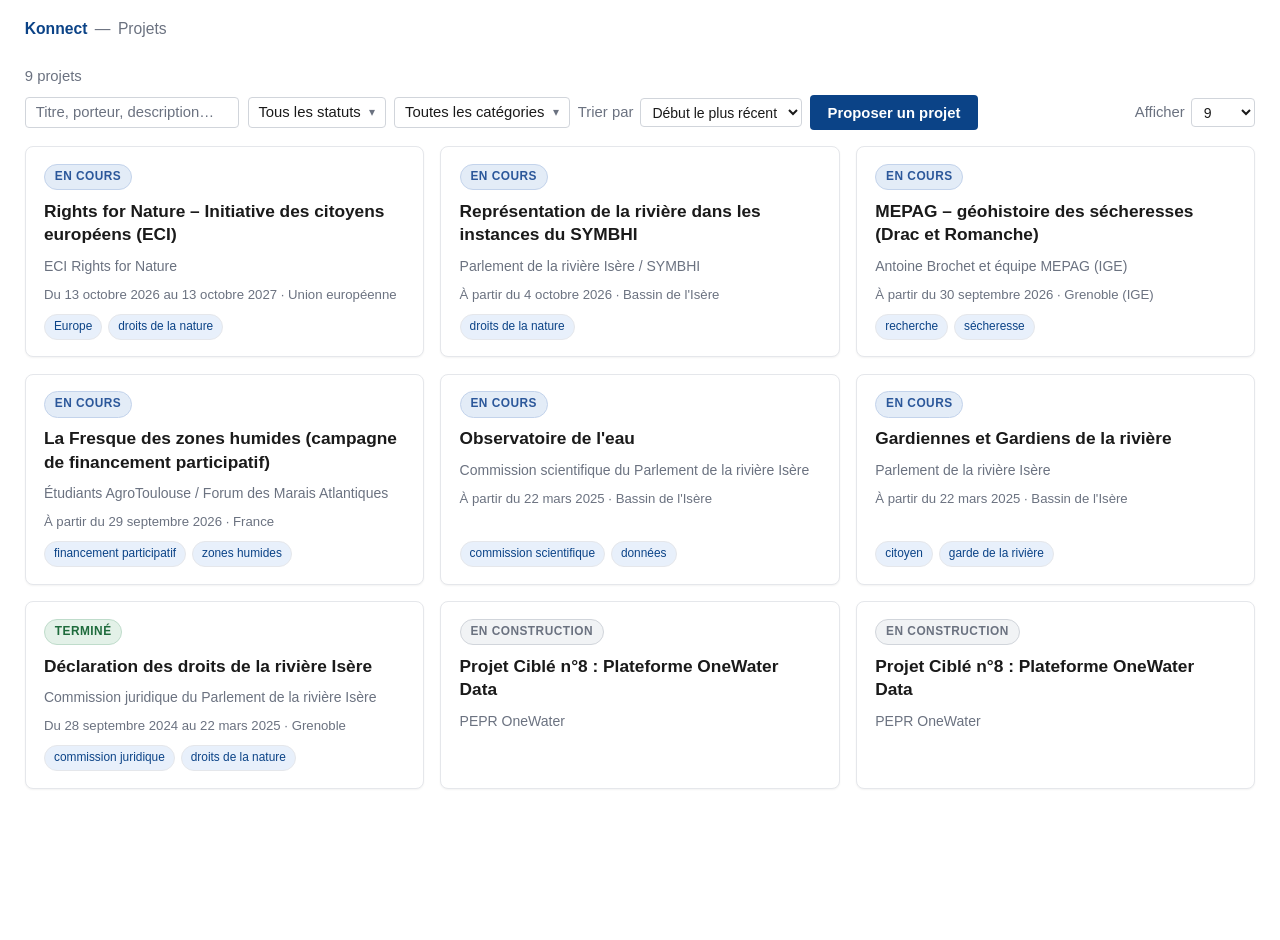
<file: projets/index.html>
<!DOCTYPE html>
<html lang="fr">
<head>
  <meta charset="UTF-8" />
  <meta name="viewport" content="width=device-width, initial-scale=1.0" />
  <meta name="description" content="Démarches propres au Parlement de la rivière Isère : projets en cours, à venir et terminés, porteurs et périodes." />
  <title>Konnect · Projets — Parlement de la rivière Isère</title>
  <!-- Socle commun des grilles (tokens, clair unique, pagination,
       dropdowns, pastilles) — chargé AVANT les styles propres. -->
  <link rel="stylesheet" href="../common/css/base.css" />
  <link rel="stylesheet" href="../common/css/contribution.css" />
  <!-- Modales (détail GrilleDetail + contribution) : socle structurel commun -->
  <link rel="stylesheet" href="../common/css/modal.css" />
  <link rel="stylesheet" href="css/style.css" />
</head>
<body>
  <header class="k-brand">
    <a class="k-brand-link" href="../">Konnect</a>
    <span aria-hidden="true">—</span>
    <span class="k-brand-app">Projets</span>
  </header>
  <main class="layout">
    <section class="content" aria-label="Projets">
      <div class="content-header">
        <span id="result-count" class="result-count">— projets</span>
        <div class="toolbar">
          <div class="filters">
            <input
              type="search"
              id="search"
              class="search-input"
              placeholder="Titre, porteur, description…"
              autocomplete="off"
              aria-label="Rechercher dans les projets"
            />
            <div class="dropdown" id="statut-dropdown">
              <button
                type="button"
                id="statut-toggle"
                class="dd-toggle"
                aria-expanded="false"
                aria-haspopup="listbox"
              >
                <span class="dd-pill" id="statut-pill">Tous les statuts</span>
                <span class="dd-caret" aria-hidden="true">▾</span>
              </button>
              <div
                id="statut-menu"
                class="dd-menu"
                role="listbox"
                aria-multiselectable="true"
              ></div>
            </div>
            <div class="dropdown" id="cat-dropdown">
              <button
                type="button"
                id="cat-toggle"
                class="dd-toggle"
                aria-expanded="false"
                aria-haspopup="listbox"
              >
                <span class="dd-pill" id="cat-pill">Toutes les catégories</span>
                <span class="dd-caret" aria-hidden="true">▾</span>
              </button>
              <div
                id="cat-menu"
                class="dd-menu"
                role="listbox"
                aria-multiselectable="true"
              ></div>
            </div>
            <label for="sort-select" class="sort-label">Trier par
              <select id="sort-select">
                <option value="recent" selected>Début le plus récent</option>
                <option value="nom">Titre (A-Z)</option>
                <option value="fin">Fin de projet</option>
              </select>
            </label>
            <!-- Parcours de contribution (esprit Datami) — calque médiathèque. -->
            <button type="button" id="propose-btn" class="btn btn-primary propose-btn">
              Proposer un projet
            </button>
          </div>
          <div class="header-controls">
            <nav id="pagination-top" class="pagination pagination-top" aria-label="Pagination haut"></nav>
            <label for="page-size-select" class="page-size-label">Afficher
              <select id="page-size-select">
                <option value="9">9</option>
                <option value="18">18</option>
                <option value="36">36</option>
                <option value="all">Tout</option>
              </select>
            </label>
          </div>
        </div>
      </div>
      <div id="grid" class="grid">
        <p class="muted center">Chargement des projets…</p>
      </div>
      <nav id="pagination" class="pagination" aria-label="Pagination bas"></nav>
    </section>
  </main>

  <!-- Modale détail : plus d'inline — le socle commun GrilleDetail
       (common/js/detail.js) monte le pop-up de la définition
       « projets » (common/js/details/projets.js) à la demande. -->

  <!-- ===== Modale contribution (calque médiathèque) ===== -->
  <div id="contribute-modal" class="modal" aria-hidden="true" role="dialog" aria-modal="true" aria-labelledby="contribute-title">
    <div class="modal-backdrop" data-cclose></div>
    <div class="modal-content" role="document">
      <button class="modal-close" type="button" data-cclose aria-label="Fermer">×</button>
      <h2 id="contribute-title" class="modal-title">Proposer un projet</h2>
      <p class="contribute-intro">
        Merci&nbsp;! Décrivez le projet en quelques lignes&nbsp;: l'équipe du
        Parlement de la rivière Isère vérifie chaque proposition avant
        publication.
      </p>

      <form id="contribute-form" novalidate>
        <div class="form-row">
          <label for="c-titre">Titre du projet <span class="req">*</span></label>
          <input type="text" id="c-titre" name="titre" required maxlength="300" autocomplete="off"
                 placeholder="Ex. : Atlas des zones humides de l'Isère" />
        </div>

        <div class="form-row">
          <label for="c-porteur">Porteur <span class="req">*</span></label>
          <input type="text" id="c-porteur" name="porteur" required maxlength="300" autocomplete="off"
                 placeholder="Ex. : Parlement de la rivière Isère" />
        </div>

        <div class="form-row">
          <label for="c-lieu">Lieu (facultatif)</label>
          <input type="text" id="c-lieu" name="lieu" maxlength="300" autocomplete="off"
                 placeholder="Ex. : Grenoble, bassin de l'Isère" />
        </div>

        <div class="form-row form-row-2">
          <div>
            <label for="c-date-debut">Date de début (facultatif)</label>
            <input type="date" id="c-date-debut" name="date_debut" />
          </div>
          <div>
            <label for="c-date-fin">Date de fin (facultatif)</label>
            <input type="date" id="c-date-fin" name="date_fin" />
          </div>
        </div>
        <p class="field-hint">Pas encore de dates ? Le projet s'affichera « En construction ».</p>

        <div class="form-row">
          <label for="c-description">Description <span class="req">*</span></label>
          <textarea id="c-description" name="description" rows="4" maxlength="3000" required
                    placeholder="Ex. : ce que fait le projet, où il se déroule, avec qui…"></textarea>
        </div>

        <div class="form-row">
          <label for="c-url">Lien (facultatif)</label>
          <input type="url" id="c-url" name="url" maxlength="2000" autocomplete="off"
                 placeholder="https://…" />
          <p class="field-hint">Site du projet, page de présentation, dossier…</p>
        </div>

        <p class="contribute-privacy">
          En envoyant, vous acceptez que ces informations soient publiées sur
          GitHub (la plateforme qui héberge ce projet) afin que l'équipe les
          examine. Vous y serez automatiquement informé·e de la suite donnée
          à votre proposition.
        </p>

        <div class="modal-actions">
          <button type="button" class="btn btn-secondary" data-cclose>Annuler</button>
          <button type="submit" id="contribute-submit" class="btn btn-primary">Envoyer la proposition</button>
        </div>

        <!-- Piège à robots : champ invisible — tout robot qui le remplit ne
             partira jamais vers GitHub (ignore silencieux côté navigateur). -->
        <input type="text" id="c-gotcha" name="website" class="gotcha" tabindex="-1" autocomplete="off" />
      </form>

      <!-- Confirmation : envoi silencieux réussi (le visiteur ne voit
           jamais GitHub). -->
      <div id="contribute-success" class="contribute-success" hidden>
        <p class="contribute-success-title">✓ Merci, votre proposition est envoyée !</p>
        <p>
          L'équipe du Parlement de la rivière Isère va l'examiner. Si le
          projet est retenu, il apparaîtra dans la grille
          d'ici quelques jours.
        </p>
        <p class="contribute-success-note">
          Merci pour votre aide&nbsp;!
        </p>
      </div>

      <!-- Repli : le relais est indisponible → parcours GitHub manuel. -->
      <div id="contribute-fallback" class="contribute-success" hidden>
        <p class="contribute-success-title">⚠️ L'envoi direct est indisponible pour le moment</p>
        <p>
          Vous pouvez tout de même transmettre votre proposition via GitHub
          (la plateforme qui héberge ce site)&nbsp;: un onglet va s'ouvrir,
          cliquez simplement sur «&nbsp;<em>Submit new issue</em>&nbsp;» pour
          finaliser l'envoi. Un compte GitHub gratuit suffit.
        </p>
        <a id="contribute-link" class="btn btn-primary contribute-link" target="_blank" rel="noopener noreferrer">
          Finaliser l'envoi sur GitHub →
        </a>
      </div>
    </div>
  </div>

  <!-- Socles communs (échappement/dates, recherche floue, pagination, dropdowns) -->
  <script src="../common/js/dom.js"></script>
  <script src="../common/js/search.js"></script>
  <script src="../common/js/pagination.js"></script>
  <script src="../common/js/dropdown.js"></script>
  <!-- Modale détail : engine + définition « projets » (s'auto-enregistre
       dans GrilleDetail), chargés avant app.js -->
  <script src="../common/js/detail.js"></script>
  <script src="../common/js/details/projets.js"></script>
  <script src="../common/js/contribution.js"></script>
  <script src="js/app.js"></script>
</body>
</html>
</file>
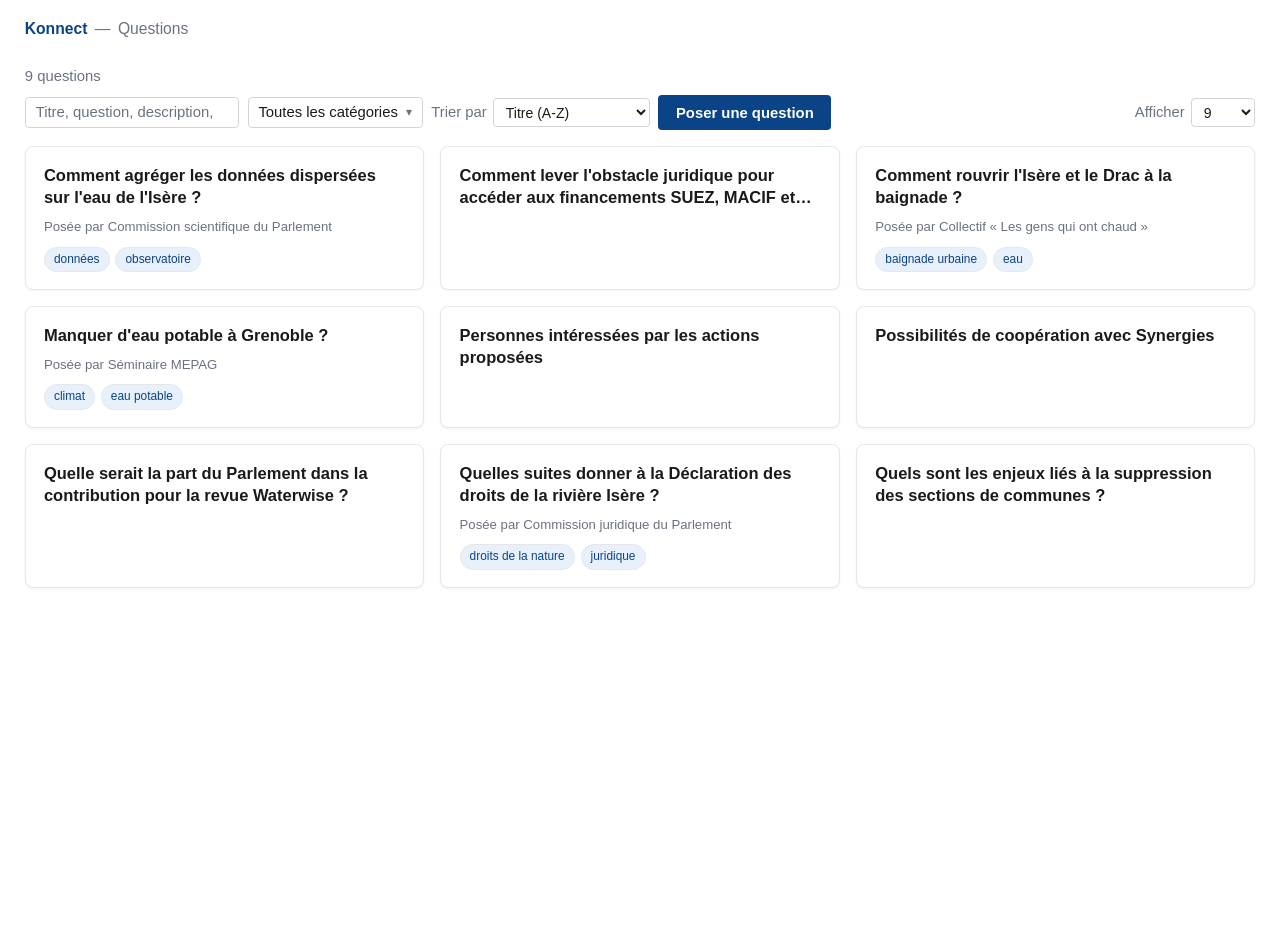
<file: questions/index.html>
<!DOCTYPE html>
<html lang="fr">
<head>
  <meta charset="UTF-8" />
  <meta name="viewport" content="width=device-width, initial-scale=1.0" />
  <meta name="description" content="Questions en suspens déposées par des personnes — auxquelles chacun peut proposer une réponse." />
  <title>Konnect · Questions — Parlement de la rivière Isère</title>
  <!-- Socle commun des grilles (tokens, clair unique, pagination,
       dropdowns, pastilles) — chargé AVANT les styles propres. -->
  <link rel="stylesheet" href="../common/css/base.css" />
  <link rel="stylesheet" href="../common/css/contribution.css" />
  <!-- Modales (détail GrilleDetail + contribution) : socle structurel commun -->
  <link rel="stylesheet" href="../common/css/modal.css" />
  <link rel="stylesheet" href="css/style.css" />
</head>
<body>
  <header class="k-brand">
    <a class="k-brand-link" href="../">Konnect</a>
    <span aria-hidden="true">—</span>
    <span class="k-brand-app">Questions</span>
  </header>
  <main class="layout">
    <section class="content" aria-label="Questions">
      <div class="content-header">
        <span id="result-count" class="result-count">— questions</span>
        <div class="toolbar">
          <div class="filters">
            <input
              type="search"
              id="search"
              class="search-input"
              placeholder="Titre, question, description, déposant…"
              autocomplete="off"
              aria-label="Rechercher dans les questions"
            />
            <div class="dropdown" id="cat-dropdown">
              <button
                type="button"
                id="cat-toggle"
                class="dd-toggle"
                aria-expanded="false"
                aria-haspopup="listbox"
              >
                <span class="dd-pill" id="cat-pill">Toutes les catégories</span>
                <span class="dd-caret" aria-hidden="true">▾</span>
              </button>
              <div
                id="cat-menu"
                class="dd-menu"
                role="listbox"
                aria-multiselectable="true"
              ></div>
            </div>
            <label for="sort-select" class="sort-label">Trier par
              <select id="sort-select">
                <option value="nom" selected>Titre (A-Z)</option>
                <option value="recent">Ajout le plus récent</option>
              </select>
            </label>
            <!-- Parcours de contribution (esprit Datami) — calque médiathèque. -->
            <button type="button" id="propose-btn" class="btn btn-primary propose-btn">
              Poser une question
            </button>
          </div>
          <div class="header-controls">
            <nav id="pagination-top" class="pagination pagination-top" aria-label="Pagination haut"></nav>
            <label for="page-size-select" class="page-size-label">Afficher
              <select id="page-size-select">
                <option value="9">9</option>
                <option value="18">18</option>
                <option value="36">36</option>
                <option value="all">Tout</option>
              </select>
            </label>
          </div>
        </div>
      </div>
      <div id="grid" class="grid">
        <p class="muted center">Chargement des questions…</p>
      </div>
      <nav id="pagination" class="pagination" aria-label="Pagination bas"></nav>
    </section>
  </main>

  <!-- Modale détail : plus d'inline — le socle commun GrilleDetail
       (common/js/detail.js) monte le pop-up de la définition
       « questions » (common/js/details/questions.js) à la demande,
       avec son style propre du bloc Question
       (common/css/details/questions.css, scopé .gd-modal). -->

  <!-- ===== Modale contribution (calque organisations) ===== -->
  <div id="contribute-modal" class="modal" aria-hidden="true" role="dialog" aria-modal="true" aria-labelledby="contribute-title">
    <div class="modal-backdrop" data-cclose></div>
    <div class="modal-content" role="document">
      <button class="modal-close" type="button" data-cclose aria-label="Fermer">×</button>
      <h2 id="contribute-title" class="modal-title">Poser une question</h2>
      <p class="contribute-intro">
        Merci&nbsp;! Posez votre question en quelques lignes&nbsp;: l'équipe du
        Parlement de la rivière Isère l'examinera, et les réponses seront
        publiées dans le fil de discussion de votre proposition.
      </p>

      <form id="contribute-form" novalidate>
        <div class="form-row">
          <label for="c-titre">Titre de la question <span class="req">*</span></label>
          <input type="text" id="c-titre" name="titre" required maxlength="300" autocomplete="off"
                 placeholder="Ex. : Qualité de l'eau de l'Isère" />
        </div>

        <div class="form-row">
          <label for="c-question">Votre question <span class="req">*</span></label>
          <textarea id="c-question" name="question" rows="5" maxlength="3000" required
                    placeholder="Posez votre question complète — elle sera publiée telle quelle, et les réponses viendront dans le fil de discussion."></textarea>
        </div>

        <div class="form-row">
          <label for="c-deposant">Votre nom (facultatif)</label>
          <input type="text" id="c-deposant" name="deposant" maxlength="300" autocomplete="off"
                 placeholder="Ex. : Marie Dupont" />
        </div>

        <div class="form-row">
          <label for="c-description">Contexte (facultatif)</label>
          <textarea id="c-description" name="description" rows="4" maxlength="3000"
                    placeholder="En une ou deux phrases : le contexte de votre question, ce qui motive votre demande…"></textarea>
        </div>

        <div class="form-row">
          <label for="c-url">Lien (facultatif)</label>
          <input type="url" id="c-url" name="url" maxlength="2000" autocomplete="off"
                 placeholder="https://…" />
          <p class="field-hint">Source, référence, page en rapport avec la question…</p>
        </div>

        <p class="contribute-privacy">
          En envoyant, vous acceptez que ces informations soient publiées sur
          GitHub (la plateforme qui héberge ce projet) afin que l'équipe les
          examine. Vous y serez automatiquement informé·e de la suite donnée
          à votre proposition — c'est là que les réponses seront publiées.
        </p>

        <div class="modal-actions">
          <button type="button" class="btn btn-secondary" data-cclose>Annuler</button>
          <button type="submit" id="contribute-submit" class="btn btn-primary">Envoyer la question</button>
        </div>

        <!-- Piège à robots : champ invisible — tout robot qui le remplit ne
             partira jamais vers GitHub (ignore silencieux côté navigateur). -->
        <input type="text" id="c-gotcha" name="website" class="gotcha" tabindex="-1" autocomplete="off" />
      </form>

      <!-- Confirmation : envoi silencieux réussi (le visiteur ne voit
           jamais GitHub). -->
      <div id="contribute-success" class="contribute-success" hidden>
        <p class="contribute-success-title">✓ Merci, votre question est envoyée !</p>
        <p>
          L'équipe du Parlement de la rivière Isère va l'examiner. Si la
          question est retenue, elle apparaîtra dans la grille d'ici
          quelques jours, et les réponses seront publiées dans le fil de
          discussion de votre proposition.
        </p>
        <p class="contribute-success-note">
          Merci pour votre aide&nbsp;!
        </p>
      </div>

      <!-- Repli : le relais est indisponible → parcours GitHub manuel. -->
      <div id="contribute-fallback" class="contribute-success" hidden>
        <p class="contribute-success-title">⚠️ L'envoi direct est indisponible pour le moment</p>
        <p>
          Vous pouvez tout de même transmettre votre question via GitHub
          (la plateforme qui héberge ce site)&nbsp;: un onglet va s'ouvrir,
          cliquez simplement sur «&nbsp;<em>Submit new issue</em>&nbsp;» pour
          finaliser l'envoi. Un compte GitHub gratuit suffit.
        </p>
        <a id="contribute-link" class="btn btn-primary contribute-link" target="_blank" rel="noopener noreferrer">
          Finaliser l'envoi sur GitHub →
        </a>
      </div>
    </div>
  </div>

  <!-- Socles communs (ordre imposé : dom, search, pagination, dropdown,
       app-core, contribution, app) -->
  <script src="../common/js/dom.js"></script>
  <script src="../common/js/search.js"></script>
  <script src="../common/js/pagination.js"></script>
  <script src="../common/js/dropdown.js"></script>
  <script src="../common/js/app-core.js"></script>
  <!-- Modale détail : définition « questions » (s'auto-enregistre dans
       GrilleDetail) + engine, chargés avant app.js -->
  <script src="../common/js/detail.js"></script>
  <script src="../common/js/details/questions.js"></script>
  <script src="../common/js/contribution.js"></script>
  <script src="js/app.js"></script>
</body>
</html>
</file>
<file: common/css/base.css>
/* =========================================================
   Grilles de carte — socle commun des deux apps (K5)
   Tokens + styles PARTAGÉS : thème clair UNIQUE (fond blanc,
   accent #0b4387 — bleu primaire du site hôte, CEO 09/10/26),
   base 16.5px (tout le reste en rem), neutralisation du dark
   mode OS, dropdowns custom, pagination, pastilles de filtre.
   Palette = tokens existants des deux apps, AUCUNE nouvelle
   couleur. Chaque app garde ses styles propres dans son
   css/style.css (chargé APRÈS ce socle).
   ========================================================= */

/* ============== Tokens (identiques aux deux apps) ============== */
:root {
  --bg: #ffffff;
  --bg-soft: #eaf1fa;
  --bg-card: #ffffff;
  --text: #1a1a1a;
  --text-muted: #6b7280;
  --border: #e5e7eb;
  --border-strong: #d1d5db;
  --accent: #0b4387; /* bleu primaire du site hôte (personnel.css) */
  --accent-hover: #1a63b0;
  --tag-bg: #e8f0fb;
  --tag-text: #0b4387;
  --shadow-sm: 0 1px 2px rgba(0, 0, 0, 0.05);
  --shadow-md: 0 4px 6px -1px rgba(0, 0, 0, 0.08), 0 2px 4px -2px rgba(0, 0, 0, 0.05);
  --shadow-lg: 0 10px 25px -5px rgba(0, 0, 0, 0.12);
  --radius: 8px;
  --radius-sm: 4px;
  --max-width: 1400px;
}

/* Thème clair unique : neutralise le dark mode de l'OS */
:root { color-scheme: light; }

* { box-sizing: border-box; }

html, body {
  margin: 0;
  padding: 0;
  background: var(--bg);
  color: var(--text);
  font-family: -apple-system, BlinkMacSystemFont, "Segoe UI", Roboto, "Helvetica Neue", Arial, sans-serif;
  /* 16.5px = 15px × 1.1 : rendu équivalent au « zoom 110 % » demandé
     par le CEO. Toutes les autres tailles sont en rem → elles
     suivent cette base. */
  font-size: 16.5px;
  line-height: 1.5;
}

/* ============== Layout ============== */
.layout {
  max-width: var(--max-width);
  margin: 0 auto;
  padding: 1.5rem;
}

/* ============== Barre de marque Konnect (21/10/26) ============== */
/* Identité légère : marque lien vers l'accueil + nom de la grille,
   alignés sur la largeur du layout. */
.k-brand {
  max-width: var(--max-width);
  margin: 0 auto;
  padding: 1rem 1.5rem 0;
  display: flex;
  align-items: baseline;
  gap: 0.45rem;
  font-size: 0.95rem;
}
.k-brand-link {
  color: var(--accent);
  font-weight: 600;
  text-decoration: none;
}
.k-brand-link:hover, .k-brand-link:focus-visible { color: var(--accent-hover); }
.k-brand-app { color: var(--text-muted); }
.k-brand [aria-hidden] { color: var(--text-muted); }

/* ============== Entête de contenu ============== */
/* (.content-header/.result-count : layout propre à chaque app —
   actus = colonne [compteur puis toolbar], médiathèque = ligne
   [compteur à gauche, contrôles à droite] — cf. css/style.css.) */

/* Groupe pagination-haut + select taille de page (droite) */
.header-controls {
  display: flex;
  flex-wrap: wrap;
  align-items: center;
  gap: 0.75rem;
}

/* Select taille de page (entête de grille) */
.page-size-label {
  display: inline-flex;
  align-items: center;
  gap: 0.4rem;
  color: var(--text-muted);
  font-size: 0.9rem;
}
.page-size-label select {
  width: auto;
  padding: 0.3rem 0.45rem;
  font-size: 0.85rem;
  font-family: inherit;
  color: var(--text);
  background: #ffffff;
  border: 1px solid var(--border-strong);
  border-radius: var(--radius-sm);
}
.page-size-label select:focus {
  outline: 2px solid var(--accent);
  outline-offset: -1px;
  border-color: var(--accent);
}

/* ============== Recherche ============== */
.search-input {
  font-family: inherit;
  font-size: 0.9rem;
  color: var(--text);
  background: #ffffff;
  border: 1px solid var(--border-strong);
  border-radius: var(--radius-sm);
  padding: 0.35rem 0.6rem;
  line-height: 1.2;
  min-width: 13rem;
}
.search-input::placeholder { color: var(--text-muted); }
.search-input:focus {
  outline: 2px solid var(--accent);
  outline-offset: -1px;
  border-color: var(--accent);
}

/* ============== Dropdowns custom multi-choix ============== */
/* (le <select> natif refuse le multi — jamais y revenir) */
.dropdown { position: relative; }
.dd-toggle {
  display: flex;
  align-items: center;
  justify-content: space-between;
  gap: 0.5rem;
  padding: 0.35rem 0.6rem;
  border: 1px solid var(--border-strong);
  border-radius: var(--radius-sm);
  background: #ffffff;
  color: var(--text);
  font-size: 0.9rem;
  font-family: inherit;
  cursor: pointer;
  text-align: left;
  line-height: 1.2;
}
.dd-toggle:hover { border-color: var(--accent); }
.dd-toggle:focus {
  outline: 2px solid var(--accent);
  outline-offset: -1px;
  border-color: var(--accent);
}
.dd-toggle.active .dd-pill {
  color: var(--accent);
  font-weight: 600;
}
.dd-caret {
  color: var(--text-muted);
  font-size: 0.75rem;
  flex: none;
  transition: transform 0.15s;
}
.dropdown.open .dd-caret { transform: rotate(180deg); }
.dd-menu {
  display: none;
  position: absolute;
  top: calc(100% + 0.3rem);
  right: 0;
  min-width: 100%;
  z-index: 60;
  flex-direction: column;
  gap: 0.15rem;
  padding: 0.4rem;
  background: #ffffff;
  border: 1px solid var(--border-strong);
  border-radius: var(--radius-sm);
  box-shadow: var(--shadow-md);
  max-height: 280px;
  overflow-y: auto;
}
.dd-menu.open { display: flex; }
.dd-option {
  display: flex;
  align-items: center;
  gap: 0.5rem;
  padding: 0.3rem 0.4rem;
  border-radius: var(--radius-sm);
  cursor: pointer;
  user-select: none;
  font-size: 0.9rem;
  line-height: 1.3;
  white-space: nowrap;
}
.dd-option:hover { background: var(--bg-soft); }
.dd-option input[type="checkbox"] {
  margin: 0;
  accent-color: var(--accent);
  width: 0.95rem;
  height: 0.95rem;
  flex: none;
  cursor: pointer;
}
.dd-option-name { flex: 1; }
.dd-option.active .dd-option-name {
  color: var(--accent);
  font-weight: 600;
}
/* Option « Tous… » : séparée de la liste */
.dd-option.dd-all {
  border-bottom: 1px solid var(--border);
  border-radius: 0;
  margin-bottom: 0.25rem;
  padding-bottom: 0.45rem;
}

/* ============== Pastilles de filtre (mois actus) ============== */
.filter-pills {
  display: flex;
  flex-wrap: wrap;
  align-items: center;
  gap: 0.35rem;
}
.filter-pills:empty { display: none; }
.filter-pill {
  display: inline-flex;
  align-items: center;
  gap: 0.25rem;
  padding: 0.18rem 0.2rem 0.18rem 0.55rem;
  font-size: 0.8rem;
  line-height: 1.2;
  /* fond bleu transparent léger, sobre (accent #0b4387 codé en dur) */
  background: rgba(11, 67, 135, 0.08);
  border: 1px solid rgba(11, 67, 135, 0.22);
  border-radius: 999px;
  color: var(--accent);
}
.filter-pill-x {
  display: inline-flex;
  align-items: center;
  justify-content: center;
  width: 1.05rem;
  height: 1.05rem;
  padding: 0;
  border: none;
  border-radius: 999px;
  background: transparent;
  color: var(--accent);
  font-size: 0.8rem;
  font-family: inherit;
  line-height: 1;
  cursor: pointer;
}
.filter-pill-x:hover {
  background: rgba(11, 67, 135, 0.15);
}
.filter-pill-x:focus-visible {
  outline: 2px solid var(--accent);
  outline-offset: 1px;
}

/* ============== Pagination ============== */
.pagination {
  display: flex;
  flex-wrap: wrap;
  justify-content: center;
  align-items: center;
  gap: 0.35rem;
  margin-top: 1.25rem;
}
.pagination:empty { display: none; }
.pagination-top {
  margin-top: 0;
  justify-content: flex-start;
}

.page-btn,
.page-num {
  min-width: 2.1rem;
  padding: 0.35rem 0.6rem;
  font-size: 0.85rem;
  font-family: inherit;
  line-height: 1.2;
  background: transparent;
  color: var(--text);
  border: 1px solid var(--border-strong);
  border-radius: var(--radius-sm);
  cursor: pointer;
  transition: border-color 0.15s, color 0.15s, background 0.15s;
}
.page-btn:hover:not(:disabled),
.page-num:hover:not(.active) {
  border-color: var(--accent);
  color: var(--accent);
}
.page-btn:disabled {
  opacity: 0.4;
  cursor: default;
}
.page-num.active {
  background: var(--accent);
  border-color: var(--accent);
  color: #fff;
  cursor: default;
}
.page-btn:focus-visible,
.page-num:focus-visible {
  outline: 2px solid var(--accent);
  outline-offset: 2px;
}
.page-ellipsis {
  color: var(--text-muted);
  font-size: 0.85rem;
  padding: 0 0.15rem;
}

/* ============== Carte (socle partagé) ============== */
.card {
  background: var(--bg-card);
  border: 1px solid var(--border);
  border-radius: var(--radius);
  padding: 1rem 1.1rem;
  display: flex;
  flex-direction: column;
  gap: 0.6rem;
  transition: transform 0.15s, box-shadow 0.15s, border-color 0.15s;
  box-shadow: var(--shadow-sm);
  /* Règle CEO 13/10/26 : dans TOUTES les grilles, un clic n'importe
     où sur la carte ouvre son pop-up de détail — curseur main
     partout, mutualisé ici (les cartes de la modale contribution
     n'utilisent pas .card : .c-type-choice, sans impact). */
  cursor: pointer;
}
.card:hover {
  transform: translateY(-2px);
  /* Halo bleu léger, façon néon douce (accent #0b4387 codé en dur —
     grep "rgba(11, 67, 135," si l'accent change) */
  box-shadow: 0 0 0 1px rgba(11, 67, 135, 0.35),
              0 4px 14px -2px rgba(11, 67, 135, 0.25),
              0 0 18px rgba(11, 67, 135, 0.22);
  border-color: rgba(11, 67, 135, 0.45);
}
.card:focus-visible {
  outline: 2px solid var(--accent);
  outline-offset: 2px;
}

/* Badge de type (carte + modale) */
.card-type {
  display: inline-block;
  align-self: flex-start;
  font-size: 0.72rem;
  font-weight: 600;
  text-transform: uppercase;
  letter-spacing: 0.04em;
  padding: 0.2rem 0.6rem;
  border-radius: 999px;
  border: 1px solid var(--border);
  color: var(--accent);
  background: var(--tag-bg);
}
.card-title {
  font-size: 1rem;
  font-weight: 600;
  margin: 0;
  line-height: 1.35;
  /* Limite à 3 lignes */
  display: -webkit-box;
  -webkit-line-clamp: 3;
  -webkit-box-orient: vertical;
  overflow: hidden;
}
.card-meta {
  margin: 0;
  font-size: 0.8rem;
  color: var(--text-muted);
  line-height: 1.4;
}

/* ============== États vides & utilitaires ============== */
.empty {
  grid-column: 1 / -1;
  text-align: center;
  padding: 3rem 1rem;
  color: var(--text-muted);
}
.muted { color: var(--text-muted); }
.center { text-align: center; }

/* ============== Grille ============== */
.grid {
  display: grid;
  gap: 1rem;
}
</file>
<file: common/css/contribution.css>
/* =========================================================
   Grilles de carte — styles du bloc contribution (calque exact
   du bloc .contribute-*/ de la médiathèque, style.css 11/10/26).
   Mutualisé pour actualites / personnes / projets : ces apps ont
   une toolbar (pas de sidebar), le bouton vit dans la toolbar.

   Chargé APRÈS ../common/css/base.css et AVANT le style.css de
   l'app. Tokens existants uniquement — aucune nouvelle couleur,
   jamais de dark mode (thème clair unique du socle).
   ========================================================= */

/* ============== Bouton d'entrée (toolbar) ============== */
.propose-btn {
  display: inline-flex;
  align-items: center;
}

/* ============== Modale contribution ============== */
.contribute-intro {
  margin: 0 0 1.25rem;
  color: var(--text-muted);
  font-size: 0.92rem;
  line-height: 1.5;
}
.form-row {
  margin-bottom: 1rem;
}
.form-row label {
  display: block;
  margin-bottom: 0.3rem;
  font-size: 0.85rem;
  font-weight: 600;
}
.form-row input,
.form-row textarea,
.form-row select {
  width: 100%;
  padding: 0.5rem 0.65rem;
  border: 1px solid var(--border-strong);
  border-radius: var(--radius-sm);
  background: #ffffff;
  color: var(--text);
  font-size: 0.9rem;
  font-family: inherit;
}
.form-row input:focus,
.form-row textarea:focus,
.form-row select:focus {
  outline: 2px solid var(--accent);
  outline-offset: -1px;
  border-color: var(--accent);
}
.form-row input.invalid,
.form-row textarea.invalid {
  border-color: #dc2626;
}
.field-error {
  margin: 0.3rem 0 0;
  font-size: 0.8rem;
  color: #dc2626;
}
.field-hint {
  margin: 0.3rem 0 0;
  font-size: 0.8rem;
  color: var(--text-muted);
}
.req {
  color: #dc2626;
}
.form-row-2 {
  display: grid;
  grid-template-columns: 1fr 1fr;
  gap: 1rem;
}
@media (max-width: 500px) {
  .form-row-2 {
    grid-template-columns: 1fr;
  }
}
.gotcha {
  position: absolute !important;
  left: -9999px !important;
  opacity: 0;
  height: 0;
  width: 0;
}
.contribute-privacy {
  margin: 0.75rem 0 0;
  padding: 0.6rem 0.75rem;
  background: var(--bg-soft);
  border: 1px solid var(--border);
  border-radius: var(--radius-sm);
  font-size: 0.78rem;
  color: var(--text-muted);
  line-height: 1.45;
}
.contribute-success {
  margin-top: 0.5rem;
}
.contribute-success-title {
  font-weight: 700;
  color: #16a34a;
  margin: 0 0 0.5rem;
}
.contribute-success p {
  font-size: 0.9rem;
  line-height: 1.5;
  color: var(--text);
}
.contribute-link {
  display: inline-block;
  margin: 0.75rem 0;
}
.contribute-success-note {
  color: var(--text-muted) !important;
  font-size: 0.82rem !important;
}
</file>
<file: common/css/modal.css>
/* =========================================================
   Grilles de carte — styles STRUCTURELS des modales (socle commun)
   mutualisés depuis les 9 apps (chaque style.css portait une copie).
   Sert la modale détail injectée par common/js/detail.js ET la
   modale de contribution de chaque app (conteneurs identiques).

   Règles d'usage :
   - ce fichier ne porte QUE le conteneur générique (.modal,
     .modal-content, .btn, coordonnées…) — les styles propres à une
     modale d'app vivent dans la définition de l'app
     (common/css/details/<app>.css, TOUJOURS scopés .gd-modal) ;
   - une app qui besoin d'une valeur différente (ex. largeur
     médiathèque) SURCHARGE localement :  :root { --modal-maxw: … }
     ou une règle .gd-modal dédiée — on ne retouche pas ce socle.
   ========================================================= */

:root {
  --modal-maxw: 640px;
}

/* ---------- Conteneur ---------- */
.modal {
  position: fixed;
  inset: 0;
  z-index: 100;
  display: none;
  align-items: center;
  justify-content: center;
  padding: 1rem;
}
.modal[aria-hidden="false"] { display: flex; }
.modal-backdrop {
  position: absolute;
  inset: 0;
  background: rgba(0, 0, 0, 0.5);
  backdrop-filter: blur(2px);
}
.modal-content {
  position: relative;
  background: var(--bg-card, #ffffff);
  border-radius: var(--radius, 8px);
  max-width: var(--modal-maxw, 640px);
  width: 100%;
  max-height: 90vh;
  overflow-y: auto;
  padding: 2rem 2rem 1.5rem;
  box-shadow: var(--shadow-lg, 0 10px 25px -5px rgba(0, 0, 0, 0.12));
  animation: modal-in 0.2s ease-out;
}
@keyframes modal-in {
  from { opacity: 0; transform: translateY(10px) scale(0.98); }
  to   { opacity: 1; transform: translateY(0) scale(1); }
}
.modal-close {
  position: absolute;
  top: 0.75rem;
  right: 0.75rem;
  background: transparent;
  border: none;
  font-size: 1.8rem;
  line-height: 1;
  color: var(--text-muted);
  cursor: pointer;
  padding: 0.25rem 0.5rem;
  border-radius: var(--radius-sm, 4px);
}
.modal-close:hover {
  background: var(--bg-soft);
  color: var(--text);
}

/* ---------- Blocs de contenu ---------- */
.modal-title {
  margin: 0;
  font-size: 1.4rem;
  font-weight: 600;
  line-height: 1.3;
}
.modal-meta-line {
  margin: 0.2rem 0 0.25rem;
  color: var(--text-muted);
  font-size: 0.9rem;
  line-height: 1.5;
}
.modal-tags {
  display: flex;
  flex-wrap: wrap;
  gap: 0.35rem;
  margin: 0.75rem 0 1rem;
}
.modal-section h3 {
  font-size: 0.9rem;
  text-transform: uppercase;
  letter-spacing: 0.04em;
  color: var(--text-muted);
  margin: 1rem 0 0.5rem;
}
.modal-description {
  white-space: pre-wrap;
  line-height: 1.6;
  margin: 0;
}
.modal-actions {
  display: flex;
  flex-wrap: wrap;
  gap: 0.5rem;
  margin-top: 1.25rem;
}

/* ---------- Liste de coordonnées (label + lien) ----------
   Partagée par les modales personnes/organisations/outilthèque/
   lieux/questions/idées — modal-coords n'existe que dans les
   modales, pas de scopage nécessaire. */
.modal-coords {
  list-style: none;
  margin: 0;
  padding: 0;
  display: flex;
  flex-direction: column;
  gap: 0.4rem;
}
.coord {
  display: flex;
  align-items: baseline;
  gap: 0.6rem;
  font-size: 0.95rem;
  line-height: 1.5;
  min-width: 0;
}
.coord-label {
  flex: none;
  width: 5.5rem;
  color: var(--text-muted);
  font-size: 0.85rem;
}
.coord a {
  color: var(--accent);
  text-decoration: none;
  font-weight: 600;
  overflow-wrap: anywhere; /* URL longues sans déborder */
}
.coord a:hover {
  text-decoration: underline;
  color: var(--accent-hover);
}
.coord a:focus-visible {
  outline: 2px solid var(--accent);
  outline-offset: 2px;
}

/* ---------- Boutons (conteneur modale + barre d'outils) ---------- */
.btn {
  display: inline-flex;
  align-items: center;
  justify-content: center;
  padding: 0.5rem 1rem;
  font-size: 0.9rem;
  font-family: inherit;
  font-weight: 600;
  text-decoration: none;
  border-radius: var(--radius-sm, 4px);
  border: 1px solid transparent;
  cursor: pointer;
}
.btn-primary {
  background: var(--accent);
  color: #ffffff;
}
.btn-primary:hover {
  background: var(--accent-hover);
}
.btn-primary.disabled {
  background: var(--border);
  color: var(--text-muted);
  cursor: not-allowed;
  pointer-events: none;
}
.btn-secondary {
  background: transparent;
  color: var(--text);
  border-color: var(--border-strong);
}
.btn-secondary:hover {
  border-color: var(--accent);
  color: var(--accent);
}
.btn:focus-visible {
  outline: 2px solid var(--accent);
  outline-offset: 2px;
}
.btn[disabled] {
  background: var(--border);
  color: var(--text-muted);
  cursor: not-allowed;
  pointer-events: none;
}

/* ---------- Divers ---------- */
.copied-msg {
  margin: 0.5rem 0 0;
  font-size: 0.85rem;
  color: var(--text-muted);
}

/* Body scroll lock quand une modale est ouverte */
body.modal-open { overflow: hidden; }
</file>
<file: actualites/css/style.css>
/* =========================================================
   Actualités Parlement de la rivière Isère — styles propres
   Le socle commun (../common/css/base.css) porte : tokens,
   thème clair unique, .layout, .content-header, .header-controls,
   .page-size-label, .search-input, .dropdown/.dd-*, .filter-pills/
   .filter-pill(-x), .pagination/.page-*, .card (socle), .card-type,
   .card-title, .card-meta, .empty, .muted, .center, .grid (gap).
   Ce fichier ne garde QUE les styles spécifiques aux actualités.
   ========================================================= */

/* ============== Layout (grille 3×3 — 9 cartes visibles) ============== */
.layout {
  display: flex;
  flex-direction: column;
  gap: 1.5rem;
  min-height: 100vh;
}

.content { flex: 1; }

/* ============== Entête : compteur + bouton sur la ligne du haut ============== */
.content-header {
  margin-bottom: 1rem;
}
/* Ligne tout en haut (CEO 12/10/26 soir) : compteur d'actualités à
   gauche, pagination haut + bouton « Proposer » à droite (groupe
   .header-controls poussé par l'espace restant du space-between).
   Espacement sous cette ligne = 1rem, le même que l'espace entre
   les filtres et la grille. La toolbar (filtres, pastilles) vit
   en dessous. */
.header-top {
  display: flex;
  flex-wrap: wrap;
  align-items: center;
  justify-content: space-between;
  gap: 0.5rem;
  width: 100%;
  margin-bottom: 1rem;
}
.result-count {
  color: var(--text-muted);
  font-size: 0.9rem;
}

/* Barre des filtres : recherche/dropdowns à gauche, pagination haut
   à droite via margin-left:auto (CEO 12/10/26 soir) ; les pastilles
   Mois/Type prennent leurs lignes propres en dessous
   (flex-basis:100%). En écran étroit chaque groupe repasse à la
   ligne, aligné à GAUCHE. */
.toolbar {
  display: flex;
  flex-wrap: wrap;
  justify-content: flex-start;
  align-items: center;
  gap: 0.5rem;
  width: 100%;
}

/* ============== Barre de filtres (recherche + Année + Mois) ============== */
.filters {
  display: flex;
  flex-wrap: wrap;
  align-items: center;
  gap: 0.5rem;
}

/* ============== Pastilles de filtre : UNE ligne commune ============== */
/* CEO 12/10/26 soir : les pastilles Année/Mois/Type partagent UNE
   seule ligne sous la barre des filtres. #pills-row est une ligne
   pleine largeur (flex-basis:100%) ; le JS la masque quand aucun
   filtre n'est actif (l'attribut hidden est écrasé par display:flex,
   d'où la règle [hidden] explicite). */
.pills-row {
  display: flex;
  flex-wrap: wrap;
  align-items: center;
  gap: 0.35rem;
  flex-basis: 100%;
}
.pills-row[hidden] {
  display: none;
}
/* Chaque groupe (Année/Mois/Type) expose ses enfants DIRECTS sur
   la ligne commune — libellé et pastilles de tous les groupes
   s'alignent sur la même ligne. */
#pills-row .filter-pills {
  display: contents;
}

/* ============== Bouton « Réinitialiser » (CEO 12/10/26 soir) ==============
   Bouton léger à droite des filtres : contour discret, pas de
   fond plein (différent du .btn-primary), tokens du socle,
   thème clair unique. */
.btn-reset {
  padding: 0.35rem 0.8rem;
  font-size: 0.85rem;
  font-family: inherit;
  color: var(--text-muted);
  background: transparent;
  border: 1px solid var(--border-strong);
  border-radius: 999px;
  cursor: pointer;
  white-space: nowrap;
}
.btn-reset:hover {
  color: var(--accent);
  border-color: var(--accent);
  background: var(--bg-soft);
}
.btn-reset:focus-visible {
  outline: 2px solid var(--accent);
  outline-offset: 2px;
}

/* Libellé « Année : » / « Mois : » / « Type : » devant les pastilles
   (rendu par le JS uniquement quand il y a une sélection). */
.pills-label {
  color: var(--text-muted);
  font-size: 0.85rem;
}

/* En écran étroit, le groupe pagination/taille de page passe sous
   les filtres, aligné à GAUCHE (CEO 11/10/26). */
.header-controls {
  margin-left: auto; /* tout à droite, même repassé en dessous (responsive) */
}

/* ============== Grille 3×3 (9 cartes visibles) ============== */
.grid {
  grid-template-columns: repeat(3, 1fr);
}

/* Responsive : 2 colonnes puis 1 en dessous */
@media (max-width: 1000px) {
  .grid { grid-template-columns: repeat(2, 1fr); }
}
@media (max-width: 640px) {
  .grid { grid-template-columns: 1fr; }
}

/* ============== Carte d'actualité ============== */
.card-description {
  margin: 0;
  font-size: 0.85rem;
  color: var(--text);
  line-height: 1.45;
  /* Description brève : limite à 4 lignes */
  display: -webkit-box;
  -webkit-line-clamp: 4;
  -webkit-box-orient: vertical;
  overflow: hidden;
}
/* Règle CEO 13/10/26 : plus de lien-bouton sous les cartes — le clic
   n'importe où sur la carte ouvre le pop-up (dom.js
   attachCardClick). Les règles .card-link* ont été retirées. */

/* ============== Bouton contribution (haut à droite) ==============
   Calque médiathèque : .btn/.btn-primary viennent du socle
   commun contribution.css. Le bouton vit dans .header-controls
   (CEO 12/10/26 soir : en haut à droite, poussé par son
   margin-left:auto — inverse « bas de page »). */
.propose-btn {
  white-space: nowrap;
}

/* ============== Filtre « Type d'actualité » en vert EN SÉLECTION ==============
   CEO 12/10/26 soir (inverse du 12/10 soir précédent) : le VERT ne
   s'affiche plus en permanence — la police du filtre Type est
   NORMALE (texte du socle) quand rien n'est coché, et passe au vert
   (graisse 600) UNIQUEMENT si des types sont sélectionnés —
   comportement aligné sur les filtres Année/Mois (bleu .active du
   socle). Surcharges ciblées sur #type-dropdown/#type-pills
   UNIQUEMENT (le socle common/css/base.css reste tel quel : il
   sert les 9 apps). Vert sombre lisible sur fond blanc. */
#type-dropdown .dd-toggle.active {
  color: #1e6b3a;
  border-color: rgba(30, 107, 58, 0.45);
}
#type-dropdown .dd-toggle.active .dd-pill {
  color: #1e6b3a;
  font-weight: 600;
}
#type-dropdown .dd-option input[type="checkbox"]:checked + .dd-option-name {
  color: #1e6b3a;
  font-weight: 600;
}
#type-pills .filter-pill {
  background: rgba(30, 107, 58, 0.08);
  border-color: rgba(30, 107, 58, 0.25);
  color: #1e6b3a;
}
#type-pills .filter-pill-x {
  color: #1e6b3a;
}
#type-pills .filter-pill-x:hover {
  background: rgba(30, 107, 58, 0.15);
}
#type-pills .filter-pill-x:focus-visible {
  outline-color: #1e6b3a;
}

/* Bouton d'action (calque projets/médiathèque .btn.btn-primary) */
.btn {
  display: inline-flex;
  align-items: center;
  justify-content: center;
  padding: 0.5rem 1rem;
  font-size: 0.9rem;
  font-family: inherit;
  font-weight: 600;
  text-decoration: none;
  border-radius: var(--radius-sm);
  border: 1px solid transparent;
  cursor: pointer;
}
.btn-primary {
  background: var(--accent);
  color: #ffffff;
}
.btn-primary:hover {
  background: var(--accent-hover);
}
.btn-secondary {
  background: transparent;
  color: var(--text);
  border-color: var(--border-strong);
}
.btn-secondary:hover {
  border-color: var(--accent);
  color: var(--accent);
}
.btn:focus-visible {
  outline: 2px solid var(--accent);
  outline-offset: 2px;
}
.btn[disabled] {
  background: var(--border);
  color: var(--text-muted);
  cursor: not-allowed;
  pointer-events: none;
}

/* Modale contribution (calque médiathèque) : le socle commun
   contribution.css porte le formulaire (.form-row, .gotcha,
   .contribute-*), cette section porte le conteneur modale. */
.modal {
  position: fixed;
  inset: 0;
  z-index: 100;
  display: none;
  align-items: center;
  justify-content: center;
  padding: 1rem;
}
.modal[aria-hidden="false"] { display: flex; }
.modal-backdrop {
  position: absolute;
  inset: 0;
  background: rgba(0, 0, 0, 0.5);
  backdrop-filter: blur(2px);
}
.modal-content {
  position: relative;
  background: var(--bg-card);
  border-radius: var(--radius);
  max-width: 640px;
  width: 100%;
  max-height: 90vh;
  overflow-y: auto;
  padding: 2rem 2rem 1.5rem;
  box-shadow: var(--shadow-lg);
  animation: modal-in 0.2s ease-out;
}
@keyframes modal-in {
  from { opacity: 0; transform: translateY(10px) scale(0.98); }
  to   { opacity: 1; transform: translateY(0) scale(1); }
}
.modal-close {
  position: absolute;
  top: 0.75rem;
  right: 0.75rem;
  background: transparent;
  border: none;
  font-size: 1.8rem;
  line-height: 1;
  color: var(--text-muted);
  cursor: pointer;
  padding: 0.25rem 0.5rem;
  border-radius: var(--radius-sm);
}
.modal-close:hover {
  background: var(--bg-soft);
  color: var(--text);
}
.modal-title {
  margin: 0 0 0.5rem;
  font-size: 1.4rem;
  font-weight: 600;
  line-height: 1.3;
}
.modal-actions {
  display: flex;
  flex-wrap: wrap;
  gap: 0.5rem;
  margin-top: 1.25rem;
}

/* Body scroll lock quand modale ouverte (calque médiathèque) */
body.modal-open { overflow: hidden; }

/* Palette de badges 100% claire (calque vitrine). Contrat de types
   CEO 12/10/26 : evenement / media_publie / outil_publie /
   information — ce sont les dates qui font foi, plus de
   evenement_passe (la pastille rouge « Passé(e) » s'en charge). */
.card-type.type-evenement {
  background: #e3ecf7;
  border-color: #c3d3eb;
  color: #2b579a; /* bleu Word */
}
.card-type.type-media-publie {
  background: #e3f1e8;
  border-color: #bfdccb;
  color: #1e6b3c; /* vert Excel */
}
/* Outil publié : teinte teal/vert d'eau distincte des autres
   (bleu événement, vert média, jaune information) — palette
   claire cohérente, ni gris ni sombre. */
.card-type.type-outil-publie {
  background: #dff3f3;
  border-color: #b8dede;
  color: #12655f; /* teal profond */
}
.card-type.type-information {
  background: #fdf3d8;
  border-color: #f2dfa4;
  color: #8a6116; /* jaune Outlook */
}
/* ============== Vignettes des 6 types agrégés (lot 3) ==============
   Fiches des autres apps : personne, projet, organisation, lieu,
   question, idee. Calque strict des 4 règles ci-dessus — palette
   CLAIRE UNIQUE (fonds très clairs, texte foncé lisible), 6 teintes
   distinctes entre elles ET des 4 natives (bleu, vert, teal, jaune)
   et du rouge « Passé(e) ». Pas de prefers-color-scheme, pas de
   dark mode ; common/css/base.css intouchable. */
.card-type.type-personne {
  background: #ece9f7;
  border-color: #d0c9ec;
  color: #4b3a9e; /* violet */
}
.card-type.type-projet {
  background: #fdeadd;
  border-color: #f6d3b3;
  color: #a3541a; /* orange brûlé */
}
.card-type.type-organisation {
  background: #fbe4ec;
  border-color: #f3c2d4;
  color: #a63a63; /* rose framboise */
}
.card-type.type-lieu {
  background: #f3e7dd;
  border-color: #ddc6b0;
  color: #7a4a24; /* brun terre */
}
.card-type.type-question {
  background: #def1fa;
  border-color: #b6dcee;
  color: #175f80; /* bleu ciel soutenu */
}
.card-type.type-idee {
  background: #f7e0f4;
  border-color: #e5bcdc;
  color: #933385; /* magenta */
}

/* ============== Pastille « Passé(e) » (CEO 12/10/26) ==============
   Actualité dont la période est terminée (date_fin, ou date_debut
   seul, antérieure à aujourd'hui) : pastille ROUGE en bas à droite
   de la carte — margin-top:auto la colle en bas de la carte (elle
   est toujours le DERNIER enfant), align-self:flex-end la pousse à
   droite. Palette 100% claire, calque des badges de type ; le rouge
   est codé en dur comme l'accent (grep #b3261e si palette). */
.card-passe {
  margin-top: auto;
  padding: 0.2rem 0.6rem;
  align-self: flex-end;
  font-size: 0.72rem;
  font-weight: 700;
  letter-spacing: 0.04em;
  border-radius: 999px;
  border: 1px solid #f2c1bd;
  background: #fdecea;
  color: #b3261e;
}
/* Règle CEO 13/10/26 : le lien .card-link n'existe plus — la
   pastille « Passé(e) » reste le dernier enfant de la carte et
   garde son ancrage bas par margin-top:auto. */

/* ============== Modale contribution : choix du type (CEO 12/10/26) ==============
   Étape 1 de la proposition d'actualité : 4 cartes cliquables
   (Événement / Média publié / Outil publié / Information), puis le
   formulaire correspondant au type. Média = calque Médiathèque,
   Outil = calque Outilthèque (socle common/js/contribution-forms.js).
   Palette 100 % claire, tokens existants uniquement. */

.c-step-label {
  margin: 0.25rem 0 0.75rem;
  font-weight: 600;
}

/* Grille 2×2 des cartes de type (1 colonne en écran étroit). */
.c-type-grid {
  display: grid;
  grid-template-columns: repeat(2, 1fr);
  gap: 0.6rem;
  margin-bottom: 0.5rem;
}
@media (max-width: 540px) {
  .c-type-grid { grid-template-columns: 1fr; }
}

.c-type-choice {
  display: flex;
  flex-direction: column;
  align-items: flex-start;
  gap: 0.15rem;
  padding: 0.7rem 0.85rem;
  text-align: left;
  background: var(--bg-card);
  border: 1px solid var(--border);
  border-radius: var(--radius);
  cursor: pointer;
  font: inherit;
  color: inherit;
  transition: border-color 0.15s ease, box-shadow 0.15s ease;
}
.c-type-choice:hover,
.c-type-choice:focus-visible {
  border-color: rgba(11, 67, 135, 0.45);
  box-shadow: 0 0 0 1px rgba(11, 67, 135, 0.25),
              0 4px 14px -2px rgba(11, 67, 135, 0.18);
  outline: none;
}

/* Pastille de couleur du type — réutilise la palette des badges de
   carte (.card-type.type-*) via la classe portée par le dot. */
.c-type-dot {
  display: inline-block;
  width: 0.85rem;
  height: 0.85rem;
  border-radius: 999px;
  border: 1px solid transparent;
  background: var(--border);
}
.c-type-dot.type-evenement   { background: #2b579a; }
.c-type-dot.type-media-publie { background: #1e6b3c; }
.c-type-dot.type-outil-publie { background: #12655f; }
.c-type-dot.type-information { background: #8a6116; }
/* Lot 4 : vignettes des 6 types agrégés — mêmes couleurs que les
   badges .card-type.type-* du lot 3 (une seule palette par type). */
.c-type-dot.type-personne      { background: #4b3a9e; }
.c-type-dot.type-projet        { background: #a3541a; }
.c-type-dot.type-organisation  { background: #a63a63; }
.c-type-dot.type-lieu          { background: #7a4a24; }
.c-type-dot.type-question      { background: #175f80; }
.c-type-dot.type-idee          { background: #933385; }

.c-type-name {
  font-weight: 600;
  margin-top: 0.15rem;
}
.c-type-desc {
  font-size: 0.85rem;
  color: var(--text-muted);
  line-height: 1.35;
}

/* Badge de type en tête du formulaire (étape 2). */
.c-type-badge {
  display: inline-flex;
  align-items: center;
  gap: 0.45rem;
  margin: 0 0 0.9rem;
  padding: 0.25rem 0.7rem;
  border-radius: 999px;
  border: 1px solid var(--border);
  background: var(--bg-soft);
  font-weight: 600;
  font-size: 0.9rem;
}

/* Lien « ← Changer de type » au-dessus du formulaire. */
.c-step-back {
  margin: 0 0 0.75rem;
}
.c-back-btn {
  padding: 0;
  border: none;
  background: none;
  color: var(--accent);
  font: inherit;
  font-size: 0.9rem;
  cursor: pointer;
  text-decoration: underline;
  text-underline-offset: 3px;
}
.c-back-btn:hover,
.c-back-btn:focus-visible {
  color: var(--accent-hover);
  outline: none;
}

/* Le variant média/outil est un simple conteneur transparent : les
   .form-row qu'il contient sont stylés par common/css/contribution.css. */
.c-form-variant {
  display: block;
}
.c-form-variant[hidden] {
  display: none;
}
</file>
<file: contacts/css/style.css>
/* =========================================================
   Contacts — Parlement de la rivière Isère : styles propres
   Le socle commun (../common/css/base.css) porte : tokens,
   thème clair unique, .layout, .header-controls, .page-size-label,
   .search-input, .dropdown/.dd-*, .pagination/.page-*, .card
   (socle + halo bleu au survol), .card-title, .card-meta,
   .card-type, .empty, .muted, .center, .grid (gap).
   Ce fichier ne garde QUE les styles spécifiques aux contacts.
   AUCUNE nouvelle couleur : tokens du socle uniquement
   (--accent #0b4387 et dérivés existants).
   ========================================================= */

/* ============== Layout ============== */
.layout {
  display: flex;
  flex-direction: column;
  gap: 1.5rem;
  min-height: 100vh;
}

.content { flex: 1; }

/* ============== Entête (compteur, puis barre unique) ============== */
/* Calque actualités : compteur seul sur sa ligne, en dessous la
   barre .toolbar (le plus d'inline possible) ; en écran étroit
   chaque groupe repasse à la ligne, aligné à GAUCHE. */
.content-header {
  display: flex;
  flex-direction: column;
  align-items: flex-start;
  gap: 0.5rem;
  margin-bottom: 1rem;
}
.result-count {
  color: var(--text-muted);
  font-size: 0.9rem;
}
.toolbar {
  display: flex;
  flex-wrap: wrap;
  justify-content: flex-start; /* jamais space-between (CEO 11/10/26) */
  align-items: center;
  gap: 0.5rem;
  width: 100%;
}
.filters {
  display: flex;
  flex-wrap: wrap;
  align-items: center;
  gap: 0.5rem;
}
/* Pagination + taille de page poussées à droite, même repassées
   en dessous en écran étroit. */
.header-controls {
  margin-left: auto;
}

/* Select natif de tri (2 options, mono-choix : le natif suffit —
   le dropdown custom ne s'impose que pour le MULTI-choix). */
.sort-label {
  display: inline-flex;
  align-items: center;
  gap: 0.4rem;
  color: var(--text-muted);
  font-size: 0.9rem;
}
.sort-label select {
  width: auto;
  padding: 0.3rem 0.45rem;
  font-size: 0.85rem;
  font-family: inherit;
  color: var(--text);
  background: #ffffff;
  border: 1px solid var(--border-strong);
  border-radius: var(--radius-sm);
}
.sort-label select:focus {
  outline: 2px solid var(--accent);
  outline-offset: -1px;
  border-color: var(--accent);
}

/* ============== Grille (3 colonnes, calque actualités) ============== */
.grid {
  grid-template-columns: repeat(3, 1fr);
}
@media (max-width: 1000px) {
  .grid { grid-template-columns: repeat(2, 1fr); }
}
@media (max-width: 640px) {
  .grid { grid-template-columns: 1fr; }
}

/* ============== Carte répertoire ============== */
/* Tête de carte : avatar pastille (initiales) + bloc
   nom/organisation — lisible et aligné sur une ligne. */
.card-head {
  display: flex;
  align-items: center;
  gap: 0.75rem;
}
.avatar {
  /* Cercle, fond accent clair = token --tag-bg existant
     (pas de nouvelle couleur), texte accent. */
  display: inline-flex;
  align-items: center;
  justify-content: center;
  flex: none;
  width: 2.6rem;
  height: 2.6rem;
  border-radius: 50%;
  background: var(--tag-bg);
  color: var(--accent);
  font-size: 0.95rem;
  font-weight: 600;
  letter-spacing: 0.02em;
  user-select: none;
}
.card-id-block {
  min-width: 0; /* laisse .card-title clamp proprement */
  display: flex;
  flex-direction: column;
  gap: 0.15rem;
}
.card-id-block .card-title {
  /* Le socle clamp à 3 lignes ; un nom de contact tient en 2 max. */
  -webkit-line-clamp: 2;
  font-size: 1.05rem;
}
.card-org {
  margin: 0;
  font-size: 0.85rem;
  color: var(--text-muted);
  line-height: 1.35;
  display: -webkit-box;
  -webkit-line-clamp: 2;
  -webkit-box-orient: vertical;
  overflow: hidden;
}

/* Pastilles catégories (carte + modale) */
.card-tags {
  display: flex;
  flex-wrap: wrap;
  gap: 0.35rem;
}
.card-tag {
  display: inline-block;
  font-size: 0.72rem;
  padding: 0.18rem 0.55rem;
  border-radius: 999px;
  border: 1px solid var(--border);
  color: var(--tag-text);
  background: var(--tag-bg);
}

/* ============== Modale détail ==============
   La modale n'est plus inline dans l'app : le pop-up vit dans le
   socle commun GrilleDetail (common/js/details/contacts.js) et
   ses styles structurels dans common/css/modal.css, chargé avant
   ce fichier. Les styles propres à la modale contacts (avatar
   agrandi, tête de modale, pastilles scopées) vivent dans
   common/css/details/contacts.css, scopés .gd-modal. */

/* ============== Bouton contribution (toolbar) ==============
   .btn/.btn-primary/.btn-secondary et .modal-actions viennent du
   socle commun modal.css ; seul le bouton toolbar est propre à
   l'app. */
.propose-btn {
  white-space: nowrap;
}


/* ============== Mode intégré (?mode=integre) =============
   Calque médiathèque : aucune iframe prévue aujourd'hui, le
   mode est hérité pour l'avenir — l'app adaptée sans bandeau
   (fond transparent : la page hôte fournit le sien ; l'hôte
   impose le thème clair, seul un fond opaque créerait une
   bande blanche). */
html[data-embed="1"] { --bg: transparent; }
html[data-embed="1"] body { background: transparent; }
html[data-embed="1"] .layout { padding: 1rem 1.25rem 2.5rem; }
</file>
<file: idees/css/style.css>
/* =========================================================
   Idées — Parlement de la rivière Isère : styles propres
   Calque organisations/css/style.css.
   Le socle commun (../common/css/base.css) porte : tokens,
   thème clair unique, .layout, .header-controls,
   .page-size-label, .search-input, .dropdown/.dd-*, .pagination/
   .page-*, .card (socle + halo bleu au survol), .card-title,
   .card-meta, .empty, .muted, .center, .grid (gap).
   Ce fichier ne garde QUE les styles spécifiques aux idées.
   AUCUNE nouvelle couleur : tokens du socle uniquement
   (--accent #0b4387 et dérivés existants).
   ========================================================= */

/* ============== Layout ============== */
.layout {
  display: flex;
  flex-direction: column;
  gap: 1.5rem;
  min-height: 100vh;
}

.content { flex: 1; }

/* ============== Entête (compteur, puis barre unique) ============== */
/* Calque organisations : compteur seul sur sa ligne, en
   dessous la barre .toolbar ; en écran étroit chaque groupe
   repasse à la ligne, aligné à GAUCHE. */
.content-header {
  display: flex;
  flex-direction: column;
  align-items: flex-start;
  gap: 0.5rem;
  margin-bottom: 1rem;
}
.result-count {
  color: var(--text-muted);
  font-size: 0.9rem;
}
.toolbar {
  display: flex;
  flex-wrap: wrap;
  justify-content: flex-start; /* jamais space-between (CEO 11/10/26) */
  align-items: center;
  gap: 0.5rem;
  width: 100%;
}
.filters {
  display: flex;
  flex-wrap: wrap;
  align-items: center;
  gap: 0.5rem;
}
/* Pagination + taille de page poussées à droite, même repassées
   en dessous en écran étroit. */
.header-controls {
  margin-left: auto;
}

/* Select natif de tri (2 options, mono-choix : le natif suffit —
   le dropdown custom ne s'impose que pour le MULTI-choix). */
.sort-label {
  display: inline-flex;
  align-items: center;
  gap: 0.4rem;
  color: var(--text-muted);
  font-size: 0.9rem;
}
.sort-label select {
  width: auto;
  padding: 0.3rem 0.45rem;
  font-size: 0.85rem;
  font-family: inherit;
  color: var(--text);
  background: #ffffff;
  border: 1px solid var(--border-strong);
  border-radius: var(--radius-sm);
}
.sort-label select:focus {
  outline: 2px solid var(--accent);
  outline-offset: -1px;
  border-color: var(--accent);
}

/* ============== Grille (3 colonnes, calque organisations) ============== */
.grid {
  grid-template-columns: repeat(3, 1fr);
}
@media (max-width: 1000px) {
  .grid { grid-template-columns: repeat(2, 1fr); }
}
@media (max-width: 640px) {
  .grid { grid-template-columns: 1fr; }
}

/* ============== Carte idée ============== */
/* Pas d'avatar, pas de badge de type : titre + auteur + tags
   (le socle .card porte fond/bord/survol/halo). */
.card-title {
  -webkit-line-clamp: 2; /* un titre d'idée tient en 2 lignes max */
}
.card-tags {
  display: flex;
  flex-wrap: wrap;
  gap: 0.35rem;
}
.card-tag {
  display: inline-block;
  font-size: 0.72rem;
  padding: 0.18rem 0.55rem;
  border-radius: 999px;
  border: 1px solid var(--border);
  color: var(--tag-text);
  background: var(--tag-bg);
}

/* ============== Modale détail ==============
   La modale n'est plus inline dans l'app : le pop-up vit dans le
   socle commun GrilleDetail (common/js/details/idees.js) et ses
   styles structurels dans common/css/modal.css, chargé avant ce
   fichier. Rien à styler ici. */

/* ============== Bouton contribution (toolbar) ==============
   .btn/.btn-primary/.btn-secondary et .modal-actions viennent du
   socle commun modal.css ; seul le bouton toolbar est propre à
   l'app. */
.propose-btn {
  white-space: nowrap;
}


/* ============== Mode intégré (?mode=integre) =============
   Calque organisations : aucune iframe prévue aujourd'hui, le mode
   est hérité pour l'avenir — l'app adaptée sans bandeau (fond
   transparent : la page hôte fournit le sien ; l'hôte impose le
   thème clair, seul un fond opaque créerait une bande blanche). */
html[data-embed="1"] { --bg: transparent; }
html[data-embed="1"] body { background: transparent; }
html[data-embed="1"] .layout { padding: 1rem 1.25rem 2.5rem; }
</file>
<file: lieux/css/style.css>
/* =========================================================
   Lieux — Parlement de la rivière Isère : styles propres
   Calque organisations/css/style.css (lui-même calque
   personnes, sans les styles d'avatar).
   Le socle commun (../common/css/base.css) porte : tokens,
   thème clair unique, .layout, .header-controls,
   .page-size-label, .search-input, .dropdown/.dd-*, .pagination/
   .page-*, .card (socle + halo bleu au survol), .card-title,
   .card-meta, .empty, .muted, .center, .grid (gap).
   Ce fichier ne garde QUE les styles spécifiques à l'app
   Lieux. AUCUNE nouvelle couleur : tokens du socle
   uniquement (--accent #0b4387 et dérivés existants).
   ========================================================= */

/* ============== Layout ============== */
.layout {
  display: flex;
  flex-direction: column;
  gap: 1.5rem;
  min-height: 100vh;
}

.content { flex: 1; }

/* ============== Entête (compteur, puis barre unique) ============== */
/* Calque organisations/personnes/actualités : compteur seul sur sa
   ligne, en dessous la barre .toolbar ; en écran étroit chaque groupe
   repasse à la ligne, aligné à GAUCHE. */
.content-header {
  display: flex;
  flex-direction: column;
  align-items: flex-start;
  gap: 0.5rem;
  margin-bottom: 1rem;
}
.result-count {
  color: var(--text-muted);
  font-size: 0.9rem;
}
.toolbar {
  display: flex;
  flex-wrap: wrap;
  justify-content: flex-start; /* jamais space-between (CEO 11/10/26) */
  align-items: center;
  gap: 0.5rem;
  width: 100%;
}
.filters {
  display: flex;
  flex-wrap: wrap;
  align-items: center;
  gap: 0.5rem;
}
/* Pagination + taille de page poussées à droite, même repassées
   en dessous en écran étroit. */
.header-controls {
  margin-left: auto;
}

/* Select natif de tri (2 options, mono-choix : le natif suffit —
   le dropdown custom ne s'impose que pour le MULTI-choix). */
.sort-label {
  display: inline-flex;
  align-items: center;
  gap: 0.4rem;
  color: var(--text-muted);
  font-size: 0.9rem;
}
.sort-label select {
  width: auto;
  padding: 0.3rem 0.45rem;
  font-size: 0.85rem;
  font-family: inherit;
  color: var(--text);
  background: #ffffff;
  border: 1px solid var(--border-strong);
  border-radius: var(--radius-sm);
}
.sort-label select:focus {
  outline: 2px solid var(--accent);
  outline-offset: -1px;
  border-color: var(--accent);
}

/* ============== Grille (3 colonnes, calque organisations) ============== */
.grid {
  grid-template-columns: repeat(3, 1fr);
}
@media (max-width: 1000px) {
  .grid { grid-template-columns: repeat(2, 1fr); }
}
@media (max-width: 640px) {
  .grid { grid-template-columns: 1fr; }
}

/* ============== Carte lieu ============== */
/* Pas d'avatar, pas de badge de type : titre + adresse + tags
   (le socle .card porte fond/bord/survol/halo). */
.card-title {
  -webkit-line-clamp: 2; /* un nom de lieu tient en 2 lignes max */
}
.card-tags {
  display: flex;
  flex-wrap: wrap;
  gap: 0.35rem;
}
.card-tag {
  display: inline-block;
  font-size: 0.72rem;
  padding: 0.18rem 0.55rem;
  border-radius: 999px;
  border: 1px solid var(--border);
  color: var(--tag-text);
  background: var(--tag-bg);
}

/* ============== Modale détail ==============
   La modale n'est plus inline dans l'app : le pop-up vit dans le
   socle commun GrilleDetail (common/js/details/lieux.js) et ses
   styles structurels dans common/css/modal.css, chargé avant ce
   fichier. Rien à styler ici. */

/* ============== Bouton contribution (toolbar) ==============
   .btn/.btn-primary/.btn-secondary et .modal-actions viennent du
   socle commun modal.css ; seul le bouton toolbar est propre à
   l'app. */
.propose-btn {
  white-space: nowrap;
}


/* ============== Mode intégré (?mode=integre) =============
   Calque organisations : aucune iframe prévue aujourd'hui, le mode
   est hérité pour l'avenir — l'app adaptée sans bandeau (fond
   transparent : la page hôte fournit le sien ; l'hôte impose le
   thème clair, seul un fond opaque créerait une bande blanche). */
html[data-embed="1"] { --bg: transparent; }
html[data-embed="1"] body { background: transparent; }
html[data-embed="1"] .layout { padding: 1rem 1.25rem 2.5rem; }
</file>
<file: common/css/details/mediatheque.css>
/* =========================================================
   GrilleDetail — définition « mediatheque » (bibliothèque Zotero)

   Styles propres à la modale détail Médiathèque, injectés par le
   socle (common/js/detail.js) à la première ouverture :
   - badge type coloré (déplacé de mediatheque/css/style.css — il
     sert AUSSI la modale contribution inline de l'app, qui garde
     <span class="modal-type type-autre">) ;
   - écarts historiques de la médiathèque sur le socle structurel
     common/css/modal.css, scopés .gd-modal ;
   - le reste (conteneur, boutons, tags, sections) vient du socle.

   Largeur : --modal-maxw: 700px est posé aux DEUX niveaux — :root de
   l'app (mediatheque/css/style.css, pour la modale contribution inline,
   historiquement 700px elle aussi) ET scopé .gd-modal ci-dessous (pour
   une ouverture à distance depuis une autre app, qui ne charge pas le
   style.css de la médiathèque).
   ========================================================= */

/* ---------- Largeur historique (ouverture à distance incluse) ---------- */
.gd-modal[data-gd-root="mediatheque"] {
  --modal-maxw: 700px;
}

/* ---------- Badge type (modale détail + modale contribution inline) ---------- */
.modal-type {
  display: inline-block;
  align-self: flex-start;
  font-size: 0.72rem;
  font-weight: 600;
  text-transform: uppercase;
  letter-spacing: 0.04em;
  padding: 0.2rem 0.6rem;
  border-radius: 999px;
  border: 1px solid var(--border);
  color: var(--accent);
  background: var(--tag-bg);
  margin-bottom: 0.5rem;
}
.modal-type.type-rapport {
  background: #e3ecf7;
  border-color: #c3d3eb;
  color: #2b579a; /* bleu Word */
}
.modal-type.type-document {
  background: #f0f0f1;
  border-color: #d9d9dc;
  color: #5a5a5e; /* gris */
}
.modal-type.type-presentation {
  background: #fbeae3;
  border-color: #f2c9bc;
  color: #c2401f; /* orange PowerPoint */
}
.modal-type.type-audio {
  background: #f1e9fb;
  border-color: #dccaf4;
  color: #6d28d9; /* violet */
}
.modal-type.type-article {
  background: #e3f1e8;
  border-color: #bfdccb;
  color: #1e6b3c; /* vert Excel */
}
.modal-type.type-newsletter {
  background: #fdf3d8;
  border-color: #f2dfa4;
  color: #8a6116; /* jaune Outlook */
}
.modal-type.type-autre {
  background: var(--tag-bg);
  border-color: var(--border);
  color: var(--accent);
}

/* Mode intégré : re-forçage des variantes claires du badge (les valeurs
   de l'app hôte imposent le clair — même logique que les .card-type,
   re-forcées dans mediatheque/css/style.css). Sert la modale détail
   ET le badge « Contribuer » de la modale contribution inline. */
html[data-embed="1"] .modal-type.type-rapport {
  background: #e3ecf7; border-color: #c3d3eb; color: #2b579a;
}
html[data-embed="1"] .modal-type.type-document {
  background: #f0f0f1; border-color: #d9d9dc; color: #5a5a5e;
}
html[data-embed="1"] .modal-type.type-presentation {
  background: #fbeae3; border-color: #f2c9bc; color: #c2401f;
}
html[data-embed="1"] .modal-type.type-audio {
  background: #f1e9fb; border-color: #dccaf4; color: #6d28d9;
}
html[data-embed="1"] .modal-type.type-article {
  background: #e3f1e8; border-color: #bfdccb; color: #1e6b3c;
}
html[data-embed="1"] .modal-type.type-newsletter {
  background: #fdf3d8; border-color: #f2dfa4; color: #8a6116;
}

/* ---------- Écarts historiques sur le socle modal.css ---------- */
/* Titre + ligne meta : mêmes espacements que l'ancienne modale inline
   (le socle serre le titre à margin:0 et la ligne meta à 0.2rem). */
.gd-modal[data-gd-root="mediatheque"] .modal-title {
  margin: 0 0 0.75rem;
}
.gd-modal[data-gd-root="mediatheque"] .modal-meta-line {
  margin: 0 0 0.25rem;
}
.gd-modal[data-gd-root="mediatheque"] .modal-meta-authors {
  color: var(--text);
}

/* Tags de la modale : pastilles plus généreuses que les cartes. */
.gd-modal[data-gd-root="mediatheque"] .modal-tags .card-tag {
  font-size: 0.8rem;
  padding: 0.25rem 0.6rem;
}

/* Résumé pre-wrap ; absence → mention italique atténuée. */
.gd-modal[data-gd-root="mediatheque"] .modal-abstract {
  white-space: pre-wrap;
  line-height: 1.6;
  margin: 0;
}
.gd-modal[data-gd-root="mediatheque"] .modal-abstract.empty {
  color: var(--text-muted);
  font-style: italic;
}

/* Message de copie BibTeX : vert, hauteur stable (ligne vide ou pleine). */
.gd-modal[data-gd-root="mediatheque"] .copied-msg {
  display: inline-block;
  color: #16a34a;
  min-height: 1.2em;
}
</file>
<file: mediatheque/css/style.css>
/* =========================================================
   Zotero Vitrine (médiathèque) — styles propres
   Le socle commun (../common/css/base.css) porte : tokens de
   base, thème clair unique, .layout (conteneur), .dropdown/.dd-*
   (dont .dd-menu right:0 min-width:100%), .filter-pill(-x),
   .pagination/.page-*, .page-size-label, .header-controls,
   .search-input, .card (socle + halo), .card-type, .card-title,
   .card-meta, .empty, .muted, .center, .grid (display/gap).

   Ce fichier garde : sidebar, filtres Type, variantes year-*
   (largeur pleine sidebar), palette des types des CARTES, mode
   intégré (?mode=integre) et tokens supplémentaires. La modale
   détail vit dans le socle GrilleDetail (common/js/details/
   mediatheque.js + common/css/details/mediatheque.css) ; les
   styles structurels des modales dans common/css/modal.css.
   ========================================================= */

/* ============== Tokens supplémentaires (médiathèque) ============== */
:root {
  /* Largeur historique des modales médiathèque (détail + contribution) ;
     le socle pose --modal-maxw: 640px, l'app le surcharge. */
  --modal-maxw: 700px;
  --bg-sidebar: #ffffff;
  --bg-modal: #ffffff;
  --tag-active-bg: #0b4387;
  --tag-active-text: #ffffff;
}

/* ============== Layout principal (sidebar + contenu) ============== */
.layout {
  display: grid;
  grid-template-columns: 260px 1fr;
  gap: 1.5rem;
}

@media (max-width: 800px) {
  .layout {
    grid-template-columns: 1fr;
  }
}

/* ============== Sidebar ============== */
.sidebar {
  background: var(--bg-sidebar);
  border: 1px solid var(--border);
  border-radius: var(--radius);
  padding: 1.25rem;
  height: max-content;
  position: sticky;
  top: 1rem;
  display: flex;
  flex-direction: column;
  gap: 1.25rem;
}

@media (max-width: 800px) {
  .sidebar {
    position: static;
  }
}

.filter-block {
  display: flex;
  flex-direction: column;
  gap: 0.5rem;
}
.filter-label {
  font-size: 0.8rem;
  font-weight: 600;
  color: var(--text-muted);
  text-transform: uppercase;
  letter-spacing: 0.04em;
}

/* Recherche sidebar : pleine largeur (plus épaisse que .search-input) */
input[type="search"],
select {
  width: 100%;
  padding: 0.5rem 0.65rem;
  border: 1px solid var(--border-strong);
  border-radius: var(--radius-sm);
  background: #ffffff;
  color: var(--text);
  font-size: 0.9rem;
  font-family: inherit;
}
input[type="search"]:focus,
select:focus {
  outline: 2px solid var(--accent);
  outline-offset: -1px;
  border-color: var(--accent);
}

.tag-list {
  display: flex;
  flex-wrap: wrap;
  gap: 0.35rem;
  max-height: 250px;
  overflow-y: auto;
}
.tag-pill {
  display: inline-block;
  padding: 0.25rem 0.6rem;
  font-size: 0.8rem;
  background: var(--tag-bg);
  color: var(--tag-text);
  border: 1px solid transparent;
  border-radius: 999px;
  cursor: pointer;
  user-select: none;
  transition: background 0.15s, color 0.15s;
}
.tag-pill:hover { filter: brightness(0.95); }
.tag-pill.active {
  background: var(--tag-active-bg);
  color: var(--tag-active-text);
}
.tag-pill .tag-count {
  margin-left: 0.3rem;
  opacity: 0.7;
  font-size: 0.75rem;
}

/* ============== Filtre Type (multi-choix, CEO 09/10/26) ============== */
.type-list {
  display: flex;
  flex-direction: column;
  gap: 0.15rem;
}
.type-check {
  display: flex;
  align-items: center;
  gap: 0.5rem;
  padding: 0.3rem 0.4rem;
  border-radius: var(--radius-sm);
  cursor: pointer;
  user-select: none;
  font-size: 0.9rem;
  line-height: 1.3;
}
.type-check:hover { background: var(--bg-soft); }
.type-check input[type="checkbox"] {
  margin: 0;
  accent-color: var(--accent);
  width: 0.95rem;
  height: 0.95rem;
  flex: none;
  cursor: pointer;
}
.type-check-name { flex: 1; }
.type-check.active .type-check-name {
  color: var(--accent);
  font-weight: 600;
}
.type-count {
  color: var(--text-muted);
  font-size: 0.75rem;
}

/* ============== Filtre Année : variantes sidebar (CEO 10/10/26) ==============
   Mécanique = dropdown commun (base.css .dd-*) ; la sidebar impose
   bouton et menu pleine largeur, menu aligné à gauche. */
.year-toggle {
  width: 100%;
  padding: 0.5rem 0.65rem;
}
.year-menu {
  left: 0;
  right: 0;
}

/* ============== Mention développement (sidebar) ============== */
.dev-note-block {
  padding-top: 0;
}
.dev-note {
  font-size: 0.78rem;
  color: var(--text-muted);
  font-style: italic;
  border: 1px dashed var(--border-strong);
  border-radius: var(--radius-sm);
  padding: 0.35rem 0.6rem;
  display: inline-block;
  align-self: flex-start;
}

.reset-btn {
  padding: 0.5rem 0.75rem;
  background: transparent;
  border: 1px solid var(--border-strong);
  border-radius: var(--radius-sm);
  color: var(--text);
  font-size: 0.85rem;
  cursor: pointer;
  font-family: inherit;
}
.reset-btn:hover {
  background: var(--bg-soft);
  border-color: var(--accent);
  color: var(--accent);
}

/* ============== Contenu / entête ============== */
.content-header {
  display: flex;
  flex-wrap: wrap;
  justify-content: space-between;
  align-items: center;
  gap: 0.5rem;
  margin-bottom: 1rem;
}
.result-count {
  color: var(--text-muted);
  font-size: 0.9rem;
}

/* ============== Grille de cartes ============== */
.grid {
  grid-template-columns: repeat(auto-fill, minmax(280px, 1fr));
}

/* Carte cliquable : le curseur main vient du socle commun base.css
   (règle CEO 13/10/26, les 9 apps) — plus de doublon local. */

.card-authors {
  margin: 0;
  font-size: 0.85rem;
  color: var(--text-muted);
  font-style: italic;
}
.card-tags {
  display: flex;
  flex-wrap: wrap;
  gap: 0.3rem;
  margin-top: auto;
  padding-top: 0.5rem;
}
.card-tag {
  display: inline-block;
  padding: 0.15rem 0.5rem;
  font-size: 0.7rem;
  background: var(--tag-bg);
  color: var(--tag-text);
  border-radius: 999px;
}
.card-tag.more { background: transparent; color: var(--text-muted); }



/* ============== Vignettes de type des CARTES (palette Office) ==============
   Base .card-type = socle base.css. Le badge de la modale détail ET le
   badge « Contribuer » de la modale contribution (.modal-type) vivent
   dans common/css/details/mediatheque.css (définition GrilleDetail),
   chargée dans le <head> — même palette, zéro duplication. */
.card-type.type-rapport {
  background: #e3ecf7;
  border-color: #c3d3eb;
  color: #2b579a; /* bleu Word */
}
.card-type.type-document {
  background: #f0f0f1;
  border-color: #d9d9dc;
  color: #5a5a5e; /* gris */
}
.card-type.type-presentation {
  background: #fbeae3;
  border-color: #f2c9bc;
  color: #c2401f; /* orange PowerPoint */
}
.card-type.type-audio {
  background: #f1e9fb;
  border-color: #dccaf4;
  color: #6d28d9; /* violet */
}
.card-type.type-article {
  background: #e3f1e8;
  border-color: #bfdccb;
  color: #1e6b3c; /* vert Excel */
}
.card-type.type-newsletter {
  background: #fdf3d8;
  border-color: #f2dfa4;
  color: #8a6116; /* jaune Outlook */
}
.card-type.type-autre {
  background: var(--tag-bg);
  border-color: var(--border);
  color: var(--accent);
}

/* ============== Modale ==============
   Le conteneur, les boutons et les blocs structurels viennent du socle
   commun common/css/modal.css (chargé AVANT ce fichier) ; les écarts
   propres à la modale détail (badge type, meta, résumé, copied-msg)
   vivent dans common/css/details/mediatheque.css (définition GrilleDetail).
   Reste ici, propre à l'app : la modale contribution inline. */

/* ============== Bloc contribution ============== */
.propose-block {
  margin-top: 1.25rem;
  padding-top: 1rem;
  border-top: 1px solid var(--border);
}
.propose-note {
  margin: 0 0 0.6rem;
  font-size: 0.82rem;
  color: var(--text-muted);
  line-height: 1.45;
}
.propose-btn {
  display: block;
  text-align: center;
  width: 100%;
}

/* ============== Body scroll lock quand modale ouverte ============== */
body.modal-open {
  overflow: hidden;
}

/* ============== Mode intégré (?mode=integre) =============
   La vitrine est embarquée dans une page hôte qui redimensionne l'iframe
   (postMessage) : la page hôte fournit le fond et l'unique défilement.
   - fond transparent : la teinte de la page reste celle de l'hôte ;
   - l'hôte (mkdocs-material, palette claire fixe) impose le clair : un OS
     en sombre rendrait sinon le texte de la vitrine invisible sur fond clair ;
   - la modale s'ancre sur la carte cliquée (JS) : l'iframe n'ayant pas
     de défilement propre, un placement « fixed » sortirait du champ visible. */
html[data-embed="1"] {
  color-scheme: light;
  --bg: transparent;
  --bg-card: #ffffff;
  --bg-sidebar: #ffffff;
  --bg-modal: #ffffff;
  --text: #1a1a1a;
  --text-muted: #6b7280;
  --border: #e5e7eb;
  --border-strong: #d1d5db;
  --accent: #0b4387; /* bleu primaire du site hote (personnel.css) */
  --accent-hover: #1a63b0;
  --tag-bg: #e8f0fb;
  --tag-text: #0b4387;
  --tag-active-bg: #0b4387;
  --tag-active-text: #ffffff;
  --shadow-sm: 0 1px 2px rgba(0, 0, 0, 0.05);
  --shadow-md: 0 4px 6px -1px rgba(0, 0, 0, 0.08), 0 2px 4px -2px rgba(0, 0, 0, 0.05);
  --shadow-lg: 0 10px 25px -5px rgba(0, 0, 0, 0.12);
}
html[data-embed="1"] body { background: transparent; }
html[data-embed="1"] .layout { padding: 1rem 1.25rem 2.5rem; }
/* Sur le fond de l'hôte (blanc), un fond de survol transparent ne se voit pas */
html[data-embed="1"] .type-check:hover { background: #eaf1fa; }
html[data-embed="1"] input[type="search"],
html[data-embed="1"] select { background: #ffffff; }
html[data-embed="1"] .dd-toggle,
html[data-embed="1"] .dd-menu { background: #ffffff; }

/* Vignettes de type des CARTES : re-forçage des variantes claires (les
   variantes sombres via prefers-color-scheme passeraient au travers
   sinon). Le badge .modal-type (détail + contribution) est re-forcé
   dans common/css/details/mediatheque.css, même logique. */
html[data-embed="1"] .card-type.type-rapport {
  background: #e3ecf7; border-color: #c3d3eb; color: #2b579a;
}
html[data-embed="1"] .card-type.type-document {
  background: #f0f0f1; border-color: #d9d9dc; color: #5a5a5e;
}
html[data-embed="1"] .card-type.type-presentation {
  background: #fbeae3; border-color: #f2c9bc; color: #c2401f;
}
html[data-embed="1"] .card-type.type-audio {
  background: #f1e9fb; border-color: #dccaf4; color: #6d28d9;
}
html[data-embed="1"] .card-type.type-article {
  background: #e3f1e8; border-color: #bfdccb; color: #1e6b3c;
}
html[data-embed="1"] .card-type.type-newsletter {
  background: #fdf3d8; border-color: #f2dfa4; color: #8a6116;
}


/* Modale ancrée en mode intégré (le JS pose le top inline) */
html[data-embed="1"] .modal {
  position: absolute;
  top: 0;
  bottom: auto;
  height: auto;
  padding: 0 1rem;
  align-items: flex-start;
}
html[data-embed="1"] .modal-content { max-height: 640px; }

/* ============== Modale contribution (esprit Datami) ==============
   Bouton « Proposer un document » → formulaire → issue GitHub
   pré-remplie → validation par l'équipe. Aucun backend : le site
   reste 100 % statique (GitHub Pages). */
.contribute-intro {
  margin: 0 0 1.25rem;
  color: var(--text-muted);
  font-size: 0.92rem;
  line-height: 1.5;
}
.form-row {
  margin-bottom: 1rem;
}
.form-row label {
  display: block;
  margin-bottom: 0.3rem;
  font-size: 0.85rem;
  font-weight: 600;
}
.form-row input,
.form-row textarea {
  width: 100%;
  padding: 0.5rem 0.65rem;
  border: 1px solid var(--border-strong);
  border-radius: var(--radius-sm);
  background: #ffffff;
  color: var(--text);
  font-size: 0.9rem;
  font-family: inherit;
}
.form-row input:focus,
.form-row textarea:focus,
.form-row select:focus {
  outline: 2px solid var(--accent);
  outline-offset: -1px;
  border-color: var(--accent);
}
.form-row input.invalid,
.form-row textarea.invalid {
  border-color: #dc2626;
}
.field-error {
  margin: 0.3rem 0 0;
  font-size: 0.8rem;
  color: #dc2626;
}
.field-hint {
  margin: 0.3rem 0 0;
  font-size: 0.8rem;
  color: var(--text-muted);
}
.req {
  color: #dc2626;
}
.form-row-2 {
  display: grid;
  grid-template-columns: 1fr 1fr;
  gap: 1rem;
}
@media (max-width: 500px) {
  .form-row-2 {
    grid-template-columns: 1fr;
  }
}
.gotcha {
  position: absolute !important;
  left: -9999px !important;
  opacity: 0;
  height: 0;
  width: 0;
}
.contribute-privacy {
  margin: 0.75rem 0 0;
  padding: 0.6rem 0.75rem;
  background: var(--bg-soft);
  border-radius: var(--radius-sm);
  font-size: 0.78rem;
  color: var(--text-muted);
  line-height: 1.45;
}
.contribute-success {
  margin-top: 0.5rem;
}
.contribute-success-title {
  font-weight: 700;
  color: #16a34a;
  margin: 0 0 0.5rem;
}
.contribute-success p {
  font-size: 0.9rem;
  line-height: 1.5;
  color: var(--text);
}
.contribute-link {
  display: inline-block;
  margin: 0.75rem 0;
}
.contribute-success-note {
  color: var(--text-muted) !important;
  font-size: 0.82rem !important;
}
</file>
<file: organisations/css/style.css>
/* =========================================================
   Organisations — Parlement de la rivière Isère : styles propres
   Calque personnes/css/style.css SANS les styles d'avatar.
   Le socle commun (../common/css/base.css) porte : tokens,
   thème clair unique, .layout, .header-controls,
   .page-size-label, .search-input, .dropdown/.dd-*, .pagination/
   .page-*, .card (socle + halo bleu au survol), .card-title,
   .card-meta, .empty, .muted, .center, .grid (gap).
   Ce fichier ne garde QUE les styles spécifiques aux
   organisations. AUCUNE nouvelle couleur : tokens du socle
   uniquement (--accent #0b4387 et dérivés existants).
   ========================================================= */

/* ============== Layout ============== */
.layout {
  display: flex;
  flex-direction: column;
  gap: 1.5rem;
  min-height: 100vh;
}

.content { flex: 1; }

/* ============== Entête (compteur, puis barre unique) ============== */
/* Calque personnes/actualités : compteur seul sur sa ligne, en
   dessous la barre .toolbar ; en écran étroit chaque groupe
   repasse à la ligne, aligné à GAUCHE. */
.content-header {
  display: flex;
  flex-direction: column;
  align-items: flex-start;
  gap: 0.5rem;
  margin-bottom: 1rem;
}
.result-count {
  color: var(--text-muted);
  font-size: 0.9rem;
}
.toolbar {
  display: flex;
  flex-wrap: wrap;
  justify-content: flex-start; /* jamais space-between (CEO 11/10/26) */
  align-items: center;
  gap: 0.5rem;
  width: 100%;
}
.filters {
  display: flex;
  flex-wrap: wrap;
  align-items: center;
  gap: 0.5rem;
}
/* Pagination + taille de page poussées à droite, même repassées
   en dessous en écran étroit. */
.header-controls {
  margin-left: auto;
}

/* Select natif de tri (2 options, mono-choix : le natif suffit —
   le dropdown custom ne s'impose que pour le MULTI-choix). */
.sort-label {
  display: inline-flex;
  align-items: center;
  gap: 0.4rem;
  color: var(--text-muted);
  font-size: 0.9rem;
}
.sort-label select {
  width: auto;
  padding: 0.3rem 0.45rem;
  font-size: 0.85rem;
  font-family: inherit;
  color: var(--text);
  background: #ffffff;
  border: 1px solid var(--border-strong);
  border-radius: var(--radius-sm);
}
.sort-label select:focus {
  outline: 2px solid var(--accent);
  outline-offset: -1px;
  border-color: var(--accent);
}

/* ============== Grille (3 colonnes, calque personnes) ============== */
.grid {
  grid-template-columns: repeat(3, 1fr);
}
@media (max-width: 1000px) {
  .grid { grid-template-columns: repeat(2, 1fr); }
}
@media (max-width: 640px) {
  .grid { grid-template-columns: 1fr; }
}

/* ============== Carte organisation ============== */
/* Pas d'avatar, pas de badge de type : titre + lieu + tags
   (le socle .card porte fond/bord/survol/halo). */
.card-title {
  -webkit-line-clamp: 2; /* un nom d'organisation tient en 2 lignes max */
}
.card-tags {
  display: flex;
  flex-wrap: wrap;
  gap: 0.35rem;
}
.card-tag {
  display: inline-block;
  font-size: 0.72rem;
  padding: 0.18rem 0.55rem;
  border-radius: 999px;
  border: 1px solid var(--border);
  color: var(--tag-text);
  background: var(--tag-bg);
}

/* ============== Modale détail ==============
   La modale n'est plus inline dans l'app : le pop-up vit dans le
   socle commun GrilleDetail (common/js/details/organisations.js)
   et ses styles structurels dans common/css/modal.css, chargé
   avant ce fichier. Rien à styler ici. */

/* ============== Bouton contribution (toolbar) ==============
   .btn/.btn-primary/.btn-secondary et .modal-actions viennent du
   socle commun modal.css ; seul le bouton toolbar est propre à
   l'app. */
.propose-btn {
  white-space: nowrap;
}


/* ============== Mode intégré (?mode=integre) =============
   Calque personnes : aucune iframe prévue aujourd'hui, le mode
   est hérité pour l'avenir — l'app adaptée sans bandeau (fond
   transparent : la page hôte fournit le sien ; l'hôte impose le
   thème clair, seul un fond opaque créerait une bande blanche). */
html[data-embed="1"] { --bg: transparent; }
html[data-embed="1"] body { background: transparent; }
html[data-embed="1"] .layout { padding: 1rem 1.25rem 2.5rem; }
</file>
<file: outiltheque/css/style.css>
/* =========================================================
   Outilthèque — Parlement de la rivière Isère : styles propres
   Calque strict de organisations/css/style.css (le nom d'app
   change dans les commentaires et la classe de carte).
   Le socle commun (../common/css/base.css) porte : tokens,
   thème clair unique, .layout, .header-controls,
   .page-size-label, .search-input, .dropdown/.dd-*, .pagination/
   .page-*, .card (socle + halo bleu au survol), .card-title,
   .card-meta, .empty, .muted, .center, .grid (gap).
   Ce fichier ne garde QUE les styles spécifiques à
   l'outilthèque. AUCUNE nouvelle couleur : tokens du socle
   uniquement (--accent #0b4387 et dérivés existants).
   ========================================================= */

/* ============== Layout ============== */
.layout {
  display: flex;
  flex-direction: column;
  gap: 1.5rem;
  min-height: 100vh;
}

.content { flex: 1; }

/* ============== Entête (compteur, puis barre unique) ============== */
/* Calque organisations : compteur seul sur sa ligne, en
   dessous la barre .toolbar ; en écran étroit chaque groupe
   repasse à la ligne, aligné à GAUCHE. */
.content-header {
  display: flex;
  flex-direction: column;
  align-items: flex-start;
  gap: 0.5rem;
  margin-bottom: 1rem;
}
.result-count {
  color: var(--text-muted);
  font-size: 0.9rem;
}
.toolbar {
  display: flex;
  flex-wrap: wrap;
  justify-content: flex-start; /* jamais space-between (CEO 11/10/26) */
  align-items: center;
  gap: 0.5rem;
  width: 100%;
}
.filters {
  display: flex;
  flex-wrap: wrap;
  align-items: center;
  gap: 0.5rem;
}
/* Pagination + taille de page poussées à droite, même repassées
   en dessous en écran étroit. */
.header-controls {
  margin-left: auto;
}

/* Select natif de tri (2 options, mono-choix : le natif suffit —
   le dropdown custom ne s'impose que pour le MULTI-choix). */
.sort-label {
  display: inline-flex;
  align-items: center;
  gap: 0.4rem;
  color: var(--text-muted);
  font-size: 0.9rem;
}
.sort-label select {
  width: auto;
  padding: 0.3rem 0.45rem;
  font-size: 0.85rem;
  font-family: inherit;
  color: var(--text);
  background: #ffffff;
  border: 1px solid var(--border-strong);
  border-radius: var(--radius-sm);
}
.sort-label select:focus {
  outline: 2px solid var(--accent);
  outline-offset: -1px;
  border-color: var(--accent);
}

/* ============== Grille (3 colonnes, calque organisations) ============== */
.grid {
  grid-template-columns: repeat(3, 1fr);
}
@media (max-width: 1000px) {
  .grid { grid-template-columns: repeat(2, 1fr); }
}
@media (max-width: 640px) {
  .grid { grid-template-columns: 1fr; }
}

/* ============== Carte outil ============== */
/* Pas d'avatar, pas de badge de type : titre + catégorie + lieu
   + tags (le socle .card porte fond/bord/survol/halo). */
.card-title {
  -webkit-line-clamp: 2; /* un nom d'outil tient en 2 lignes max */
}
.card-tags {
  display: flex;
  flex-wrap: wrap;
  gap: 0.35rem;
}
.card-tag {
  display: inline-block;
  font-size: 0.72rem;
  padding: 0.18rem 0.55rem;
  border-radius: 999px;
  border: 1px solid var(--border);
  color: var(--tag-text);
  background: var(--tag-bg);
}

/* ============== Modale détail ==============
   La modale n'est plus inline dans l'app : le pop-up vit dans le
   socle commun GrilleDetail (common/js/details/outiltheque.js)
   et ses styles structurels dans common/css/modal.css, chargé
   avant ce fichier. Rien à styler ici. */

/* ============== Bouton contribution (toolbar) ==============
   .btn/.btn-primary/.btn-secondary et .modal-actions viennent du
   socle commun modal.css ; seul le bouton toolbar est propre à
   l'app. */
.propose-btn {
  white-space: nowrap;
}


/* ============== Mode intégré (?mode=integre) =============
   Calque organisations : aucune iframe prévue aujourd'hui, le mode
   est hérité pour l'avenir — l'app adaptée sans bandeau (fond
   transparent : la page hôte fournit le sien ; l'hôte impose le
   thème clair, seul un fond opaque créerait une bande blanche). */
html[data-embed="1"] { --bg: transparent; }
html[data-embed="1"] body { background: transparent; }
html[data-embed="1"] .layout { padding: 1rem 1.25rem 2.5rem; }
</file>
<file: personnes/css/style.css>
/* =========================================================
   Personnes — Parlement de la rivière Isère : styles propres
   Le socle commun (../common/css/base.css) porte : tokens,
   thème clair unique, .layout, .header-controls, .page-size-label,
   .search-input, .dropdown/.dd-*, .pagination/.page-*, .card
   (socle + halo bleu au survol), .card-title, .card-meta,
   .card-type, .empty, .muted, .center, .grid (gap).
   Ce fichier ne garde QUE les styles spécifiques aux personnes.
   AUCUNE nouvelle couleur : tokens du socle uniquement
   (--accent #0b4387 et dérivés existants).
   ========================================================= */

/* ============== Layout ============== */
.layout {
  display: flex;
  flex-direction: column;
  gap: 1.5rem;
  min-height: 100vh;
}

.content { flex: 1; }

/* ============== Entête (compteur, puis barre unique) ============== */
/* Calque actualités : compteur seul sur sa ligne, en dessous la
   barre .toolbar (le plus d'inline possible) ; en écran étroit
   chaque groupe repasse à la ligne, aligné à GAUCHE. */
.content-header {
  display: flex;
  flex-direction: column;
  align-items: flex-start;
  gap: 0.5rem;
  margin-bottom: 1rem;
}
.result-count {
  color: var(--text-muted);
  font-size: 0.9rem;
}
.toolbar {
  display: flex;
  flex-wrap: wrap;
  justify-content: flex-start; /* jamais space-between (CEO 11/10/26) */
  align-items: center;
  gap: 0.5rem;
  width: 100%;
}
.filters {
  display: flex;
  flex-wrap: wrap;
  align-items: center;
  gap: 0.5rem;
}
/* Pagination + taille de page poussées à droite, même repassées
   en dessous en écran étroit. */
.header-controls {
  margin-left: auto;
}

/* Select natif de tri (2 options, mono-choix : le natif suffit —
   le dropdown custom ne s'impose que pour le MULTI-choix). */
.sort-label {
  display: inline-flex;
  align-items: center;
  gap: 0.4rem;
  color: var(--text-muted);
  font-size: 0.9rem;
}
.sort-label select {
  width: auto;
  padding: 0.3rem 0.45rem;
  font-size: 0.85rem;
  font-family: inherit;
  color: var(--text);
  background: #ffffff;
  border: 1px solid var(--border-strong);
  border-radius: var(--radius-sm);
}
.sort-label select:focus {
  outline: 2px solid var(--accent);
  outline-offset: -1px;
  border-color: var(--accent);
}

/* ============== Grille (3 colonnes, calque actualités) ============== */
.grid {
  grid-template-columns: repeat(3, 1fr);
}
@media (max-width: 1000px) {
  .grid { grid-template-columns: repeat(2, 1fr); }
}
@media (max-width: 640px) {
  .grid { grid-template-columns: 1fr; }
}

/* ============== Carte répertoire ============== */
/* Tête de carte : avatar pastille (initiales) + bloc
   nom/organisation — lisible et aligné sur une ligne. */
.card-head {
  display: flex;
  align-items: center;
  gap: 0.75rem;
}
.avatar {
  /* Cercle, fond accent clair = token --tag-bg existant
     (pas de nouvelle couleur), texte accent. */
  display: inline-flex;
  align-items: center;
  justify-content: center;
  flex: none;
  width: 2.6rem;
  height: 2.6rem;
  border-radius: 50%;
  background: var(--tag-bg);
  color: var(--accent);
  font-size: 0.95rem;
  font-weight: 600;
  letter-spacing: 0.02em;
  user-select: none;
}
.card-id-block {
  min-width: 0; /* laisse .card-title clamp proprement */
  display: flex;
  flex-direction: column;
  gap: 0.15rem;
}
.card-id-block .card-title {
  /* Le socle clamp à 3 lignes ; un nom de personne tient en 2 max. */
  -webkit-line-clamp: 2;
  font-size: 1.05rem;
}
.card-org {
  margin: 0;
  font-size: 0.85rem;
  color: var(--text-muted);
  line-height: 1.35;
  display: -webkit-box;
  -webkit-line-clamp: 2;
  -webkit-box-orient: vertical;
  overflow: hidden;
}

/* Pastilles catégories (carte + modale) */
.card-tags {
  display: flex;
  flex-wrap: wrap;
  gap: 0.35rem;
}
.card-tag {
  display: inline-block;
  font-size: 0.72rem;
  padding: 0.18rem 0.55rem;
  border-radius: 999px;
  border: 1px solid var(--border);
  color: var(--tag-text);
  background: var(--tag-bg);
}

/* ============== Modale détail ==============
   La modale n'est plus inline dans l'app : le pop-up vit dans le
   socle commun GrilleDetail (common/js/details/personnes.js) et
   ses styles structurels dans common/css/modal.css, chargé avant
   ce fichier. Les styles propres à la modale personnes (avatar
   agrandi, tête de modale, pastilles scopées) vivent dans
   common/css/details/personnes.css, scopés .gd-modal. */

/* ============== Bouton contribution (toolbar) ==============
   .btn/.btn-primary/.btn-secondary et .modal-actions viennent du
   socle commun modal.css ; seul le bouton toolbar est propre à
   l'app. */
.propose-btn {
  white-space: nowrap;
}


/* ============== Mode intégré (?mode=integre) =============
   Calque médiathèque : aucune iframe prévue aujourd'hui, le
   mode est hérité pour l'avenir — l'app adaptée sans bandeau
   (fond transparent : la page hôte fournit le sien ; l'hôte
   impose le thème clair, seul un fond opaque créerait une
   bande blanche). */
html[data-embed="1"] { --bg: transparent; }
html[data-embed="1"] body { background: transparent; }
html[data-embed="1"] .layout { padding: 1rem 1.25rem 2.5rem; }
</file>
<file: projets/css/style.css>
/* =========================================================
   Projets — Parlement de la rivière Isère : styles propres
   Le socle commun (../common/css/base.css) porte : tokens,
   thème clair unique, .layout, .header-controls, .page-size-label,
   .search-input, .dropdown/.dd-*, .pagination/.page-*, .card
   (socle + halo bleu au survol), .card-title, .card-meta,
   .card-type, .empty, .muted, .center, .grid (gap).
   Ce fichier ne garde QUE les styles spécifiques aux projets.
   Palette claire UNIQUE : valeurs reprises des vignettes de type
   de la médiathèque (style.css) — AUCUNE nouvelle couleur.
   ========================================================= */

/* ============== Layout ============== */
.layout {
  display: flex;
  flex-direction: column;
  gap: 1.5rem;
  min-height: 100vh;
}

.content { flex: 1; }

/* ============== Entête (compteur, puis barre unique) ============== */
.content-header {
  display: flex;
  flex-direction: column;
  align-items: flex-start;
  gap: 0.5rem;
  margin-bottom: 1rem;
}
.result-count {
  color: var(--text-muted);
  font-size: 0.9rem;
}
.toolbar {
  display: flex;
  flex-wrap: wrap;
  justify-content: flex-start; /* jamais space-between (CEO 11/10/26) */
  align-items: center;
  gap: 0.5rem;
  width: 100%;
}
.filters {
  display: flex;
  flex-wrap: wrap;
  align-items: center;
  gap: 0.5rem;
}
/* Pagination + taille de page poussées à droite, même repassées
   en dessous en écran étroit. */
.header-controls {
  margin-left: auto;
}

/* Select natif de tri (3 options, mono-choix : le natif suffit —
   le dropdown custom ne s'impose que pour le MULTI-choix). */
.sort-label {
  display: inline-flex;
  align-items: center;
  gap: 0.4rem;
  color: var(--text-muted);
  font-size: 0.9rem;
}
.sort-label select {
  width: auto;
  padding: 0.3rem 0.45rem;
  font-size: 0.85rem;
  font-family: inherit;
  color: var(--text);
  background: #ffffff;
  border: 1px solid var(--border-strong);
  border-radius: var(--radius-sm);
}
.sort-label select:focus {
  outline: 2px solid var(--accent);
  outline-offset: -1px;
  border-color: var(--accent);
}

/* ============== Grille (3 colonnes, calque actualités/personnes) ============== */
.grid {
  grid-template-columns: repeat(3, 1fr);
}
@media (max-width: 1000px) {
  .grid { grid-template-columns: repeat(2, 1fr); }
}
@media (max-width: 640px) {
  .grid { grid-template-columns: 1fr; }
}

/* ============== Carte projet ============== */
.projet-card .card-title {
  -webkit-line-clamp: 2;
  font-size: 1.05rem;
}
.card-porteur {
  margin: 0;
  font-size: 0.85rem;
  color: var(--text-muted);
  line-height: 1.35;
  display: -webkit-box;
  -webkit-line-clamp: 2;
  -webkit-box-orient: vertical;
  overflow: hidden;
}

/* Pastilles catégories (carte + modale) */
.card-tags {
  display: flex;
  flex-wrap: wrap;
  gap: 0.35rem;
  margin-top: auto; /* pousse les pastilles en bas de carte */
}
.card-tag {
  display: inline-block;
  font-size: 0.72rem;
  padding: 0.18rem 0.55rem;
  border-radius: 999px;
  border: 1px solid var(--border);
  color: var(--tag-text);
  background: var(--tag-bg);
}

/* ============== Vignettes de statut (palette médiathèque) ============== */
/* Cartes uniquement — les vignettes de la modale détail
   (.modal-type.statut-*) vivent dans la définition
   ../common/css/details/projets.css (GrilleDetail). */
/* En cours : bleu rapport (#e3ecf7 / #c3d3eb / #2b579a). */
.card-type.statut-en-cours {
  background: #e3ecf7;
  border-color: #c3d3eb;
  color: #2b579a;
}
/* À venir : orange présentation (#fbeae3 / #f2c9bc / #c2401f). */
.card-type.statut-a-venir {
  background: #fbeae3;
  border-color: #f2c9bc;
  color: #c2401f;
}
/* Terminé : vert article de revue (#e3f1e8 / #bfdccb / #1e6b3c). */
.card-type.statut-termine {
  background: #e3f1e8;
  border-color: #bfdccb;
  color: #1e6b3c;
}
/* En construction : projet sans dates — vignette neutre (palette
   claire UNIQUE). */
.card-type.statut-en-construction {
  background: #f1f3f5;
  border-color: var(--border-strong);
  color: var(--text-muted);
}
/* Statut hors convention : vignette neutre du socle (var(--tag-bg)). */

/* ---------- Nettoyage CSS : modale détail mutualisée ----------
   Le bloc modale inline est retiré de projets/index.html ; le
   conteneur (.modal/.modal-content/.modal-close/.modal-title/
   .modal-meta-line/.modal-tags/.modal-section/.modal-description/
   .modal-actions), les .btn/.btn-primary/.btn-secondary et le
   scroll-lock body.modal-open viennent du socle commun
   ../common/css/modal.css ; les vignettes de statut de la modale
   (.modal-type.statut-*) vivent dans la définition
   ../common/css/details/projets.css. */

/* ============== Bouton contribution (toolbar) ============== */
.propose-btn {
  white-space: nowrap;
}
/* La rangée dates du formulaire est passée à 2 colonnes : le socle
   common/css/contribution.css fournit .form-row-2 (repli 1 colonne
   ≤600px) — l'ancienne variante .form-row-3 est retirée. */


/* ============== Mode intégré (?mode=integre) ============= */
html[data-embed="1"] { --bg: transparent; }
html[data-embed="1"] body { background: transparent; }
html[data-embed="1"] .layout { padding: 1rem 1.25rem 2.5rem; }
</file>
<file: questions/css/style.css>
/* =========================================================
   Questions — Parlement de la rivière Isère : styles propres
   Calque organisations/css/style.css. Le bloc visuel distinct
   .modal-question vit dans common/css/details/questions.css
   (définition GrilleDetail, scopé .gd-modal).
   Le socle commun (../common/css/base.css) porte : tokens,
   thème clair unique, .layout, .header-controls,
   .page-size-label, .search-input, .dropdown/.dd-*, .pagination/
   .page-*, .card (socle + halo bleu au survol), .card-title,
   .card-meta, .empty, .muted, .center, .grid (gap).
   Ce fichier ne garde QUE les styles spécifiques aux
   questions. AUCUNE nouvelle couleur : tokens du socle
   uniquement (--accent #0b4387 et dérivés existants).
   ========================================================= */

/* ============== Layout ============== */
.layout {
  display: flex;
  flex-direction: column;
  gap: 1.5rem;
  min-height: 100vh;
}

.content { flex: 1; }

/* ============== Entête (compteur, puis barre unique) ============== */
/* Calque organisations/personnes : compteur seul sur sa ligne, en
   dessous la barre .toolbar ; en écran étroit chaque groupe
   repasse à la ligne, aligné à GAUCHE. */
.content-header {
  display: flex;
  flex-direction: column;
  align-items: flex-start;
  gap: 0.5rem;
  margin-bottom: 1rem;
}
.result-count {
  color: var(--text-muted);
  font-size: 0.9rem;
}
.toolbar {
  display: flex;
  flex-wrap: wrap;
  justify-content: flex-start; /* jamais space-between (CEO 11/10/26) */
  align-items: center;
  gap: 0.5rem;
  width: 100%;
}
.filters {
  display: flex;
  flex-wrap: wrap;
  align-items: center;
  gap: 0.5rem;
}
/* Pagination + taille de page poussées à droite, même repassées
   en dessous en écran étroit. */
.header-controls {
  margin-left: auto;
}

/* Select natif de tri (2 options, mono-choix : le natif suffit —
   le dropdown custom ne s'impose que pour le MULTI-choix). */
.sort-label {
  display: inline-flex;
  align-items: center;
  gap: 0.4rem;
  color: var(--text-muted);
  font-size: 0.9rem;
}
.sort-label select {
  width: auto;
  padding: 0.3rem 0.45rem;
  font-size: 0.85rem;
  font-family: inherit;
  color: var(--text);
  background: #ffffff;
  border: 1px solid var(--border-strong);
  border-radius: var(--radius-sm);
}
.sort-label select:focus {
  outline: 2px solid var(--accent);
  outline-offset: -1px;
  border-color: var(--accent);
}

/* ============== Grille (3 colonnes, calque organisations) ============== */
.grid {
  grid-template-columns: repeat(3, 1fr);
}
@media (max-width: 1000px) {
  .grid { grid-template-columns: repeat(2, 1fr); }
}
@media (max-width: 640px) {
  .grid { grid-template-columns: 1fr; }
}

/* ============== Carte question ============== */
/* Pas d'avatar, pas de badge de type : titre + « posée par » +
   tags (le socle .card porte fond/bord/survol/halo). */
.card-title {
  -webkit-line-clamp: 2; /* un titre de question tient en 2 lignes max */
}
.card-tags {
  display: flex;
  flex-wrap: wrap;
  gap: 0.35rem;
}
.card-tag {
  display: inline-block;
  font-size: 0.72rem;
  padding: 0.18rem 0.55rem;
  border-radius: 999px;
  border: 1px solid var(--border);
  color: var(--tag-text);
  background: var(--tag-bg);
}

/* ============== Modale détail ==============
   La modale n'est plus inline dans l'app : le pop-up vit dans le
   socle commun GrilleDetail (common/js/details/questions.js).
   Styles structurels : socle commun modal.css chargé avant ce
   fichier ; le SEUL style propre — le bloc Question distinct
   (.modal-question) — vit dans common/css/details/questions.css,
   scopé .gd-modal. Rien à styler ici. */

/* ============== Bouton contribution (toolbar) ==============
   .btn/.btn-primary/.btn-secondary et .modal-actions viennent du
   socle commun modal.css ; seul le bouton toolbar est propre à
   l'app. */
.propose-btn {
  white-space: nowrap;
}


/* ============== Mode intégré (?mode=integre) =============
   Calque organisations : aucune iframe prévue aujourd'hui, le mode
   est hérité pour l'avenir — l'app adaptée sans bandeau (fond
   transparent : la page hôte fournit le sien ; l'hôte impose le
   thème clair, seul un fond opaque créerait une bande blanche). */
html[data-embed="1"] { --bg: transparent; }
html[data-embed="1"] body { background: transparent; }
html[data-embed="1"] .layout { padding: 1rem 1.25rem 2.5rem; }
</file>
